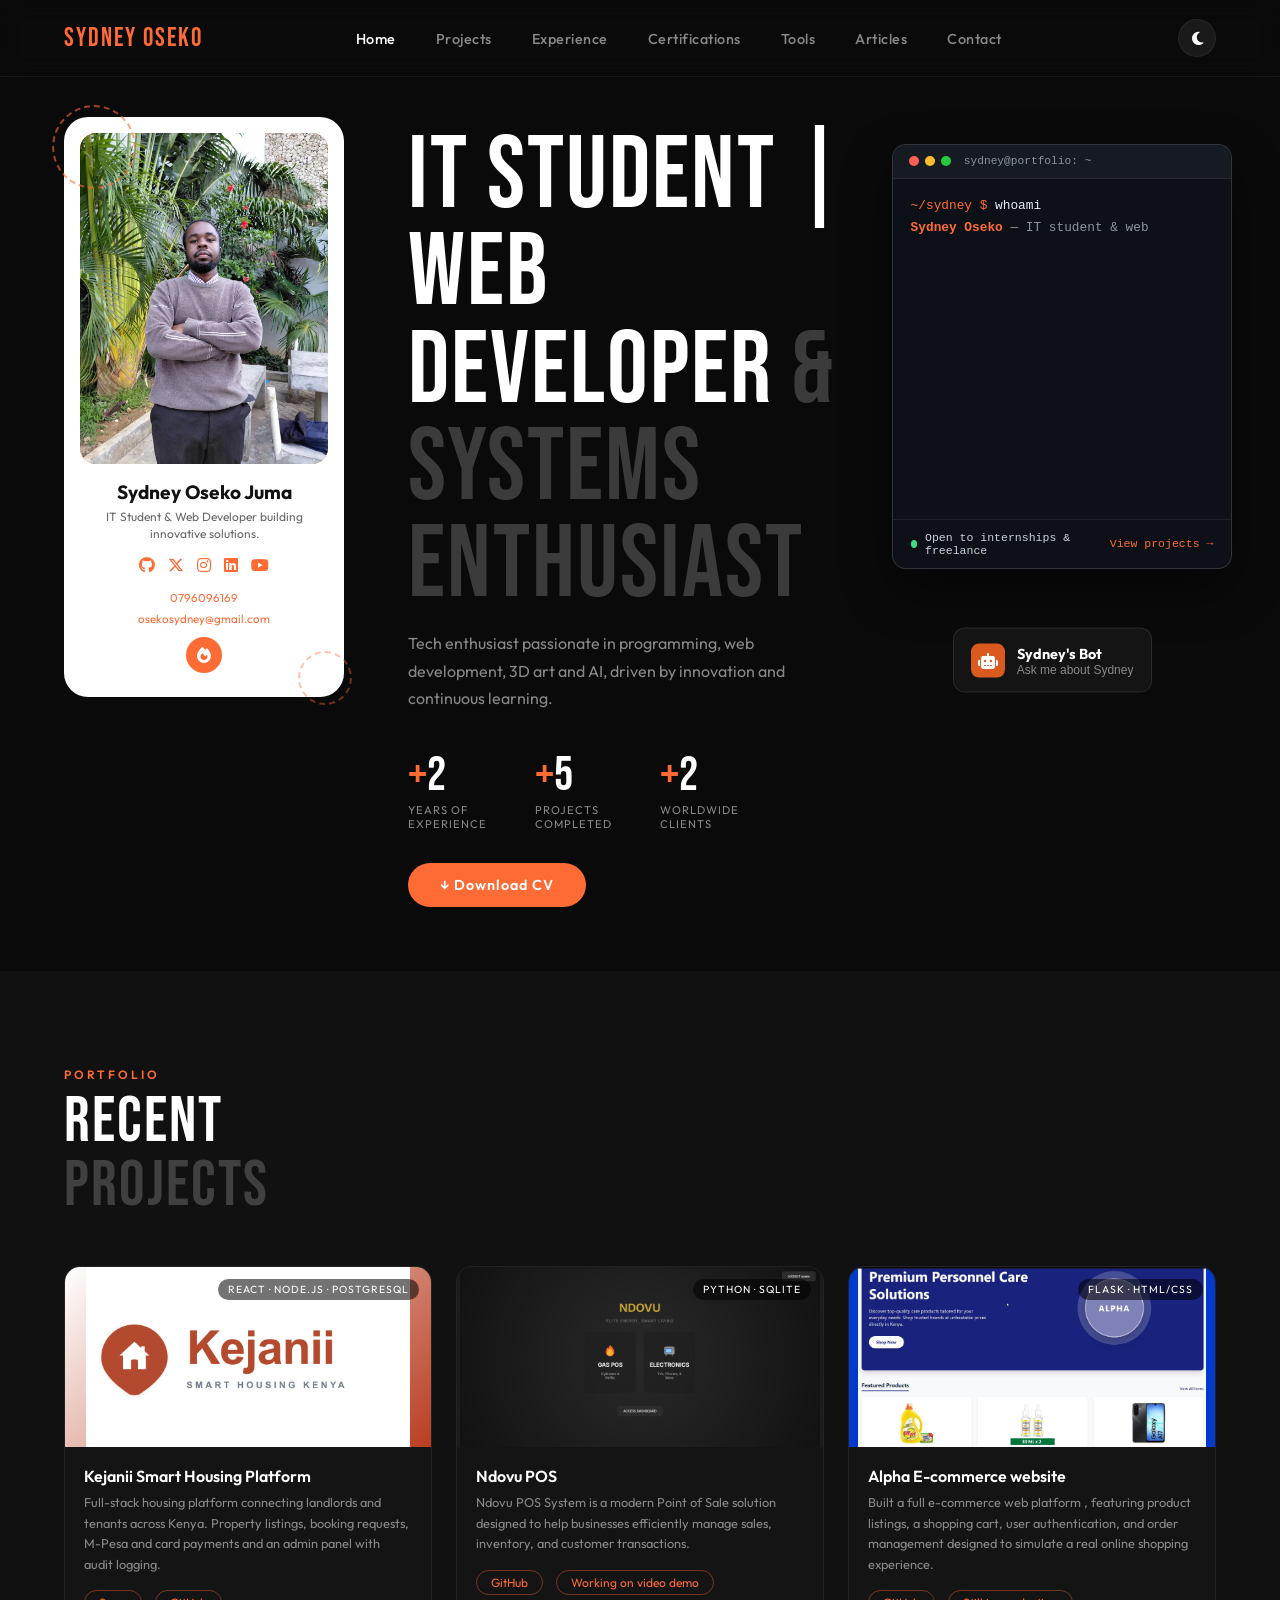
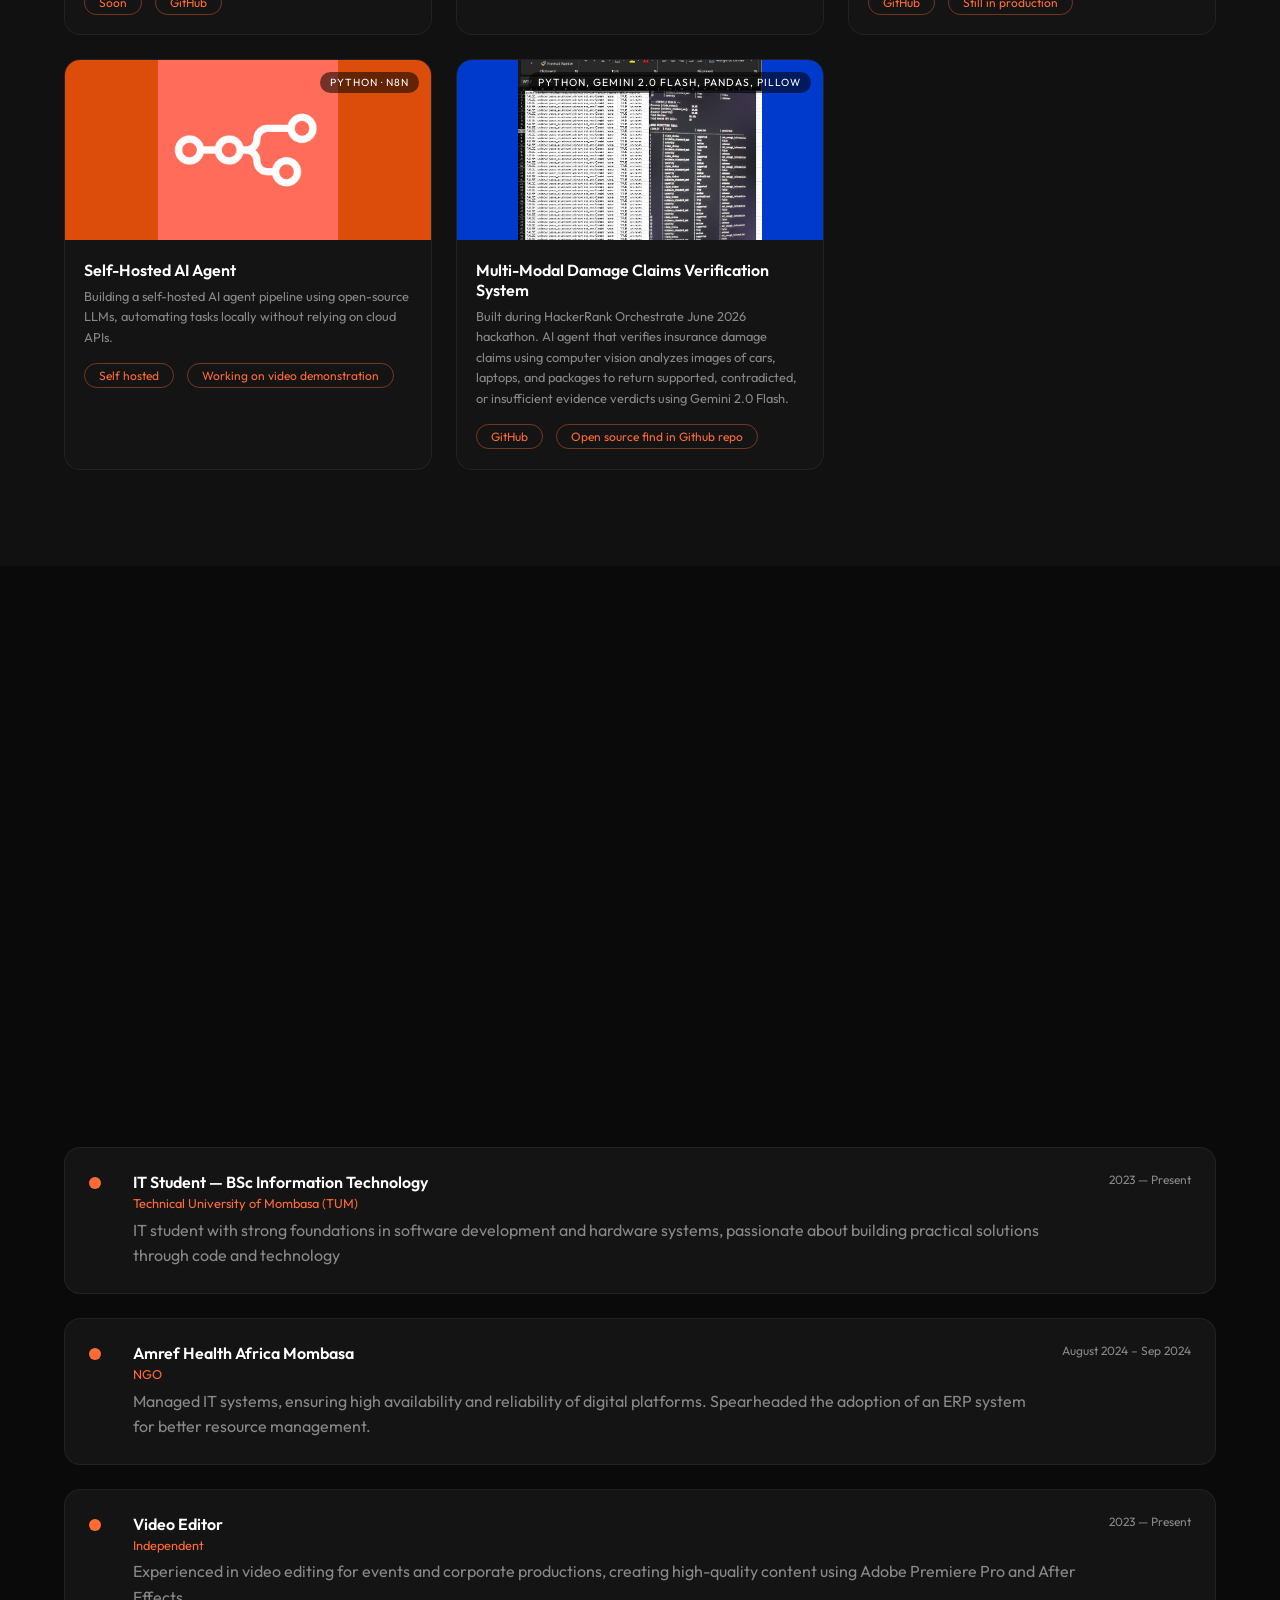
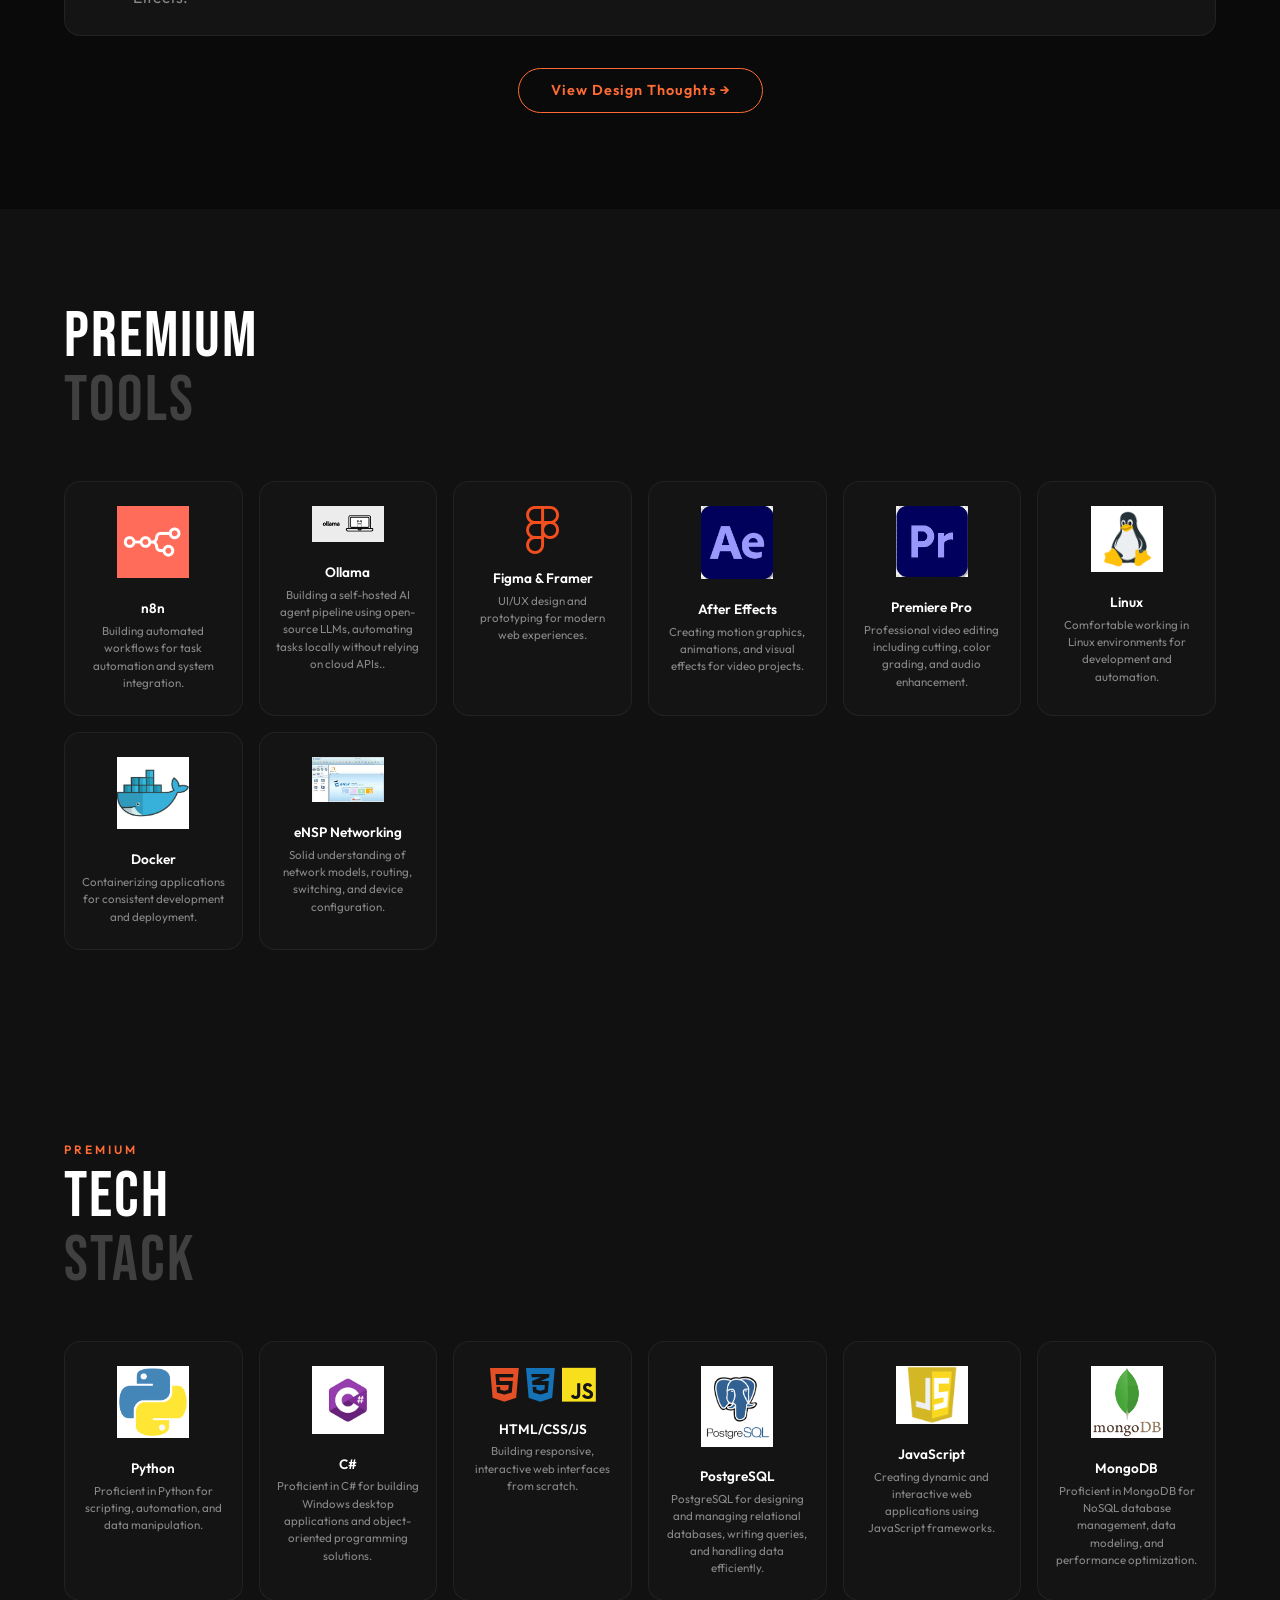
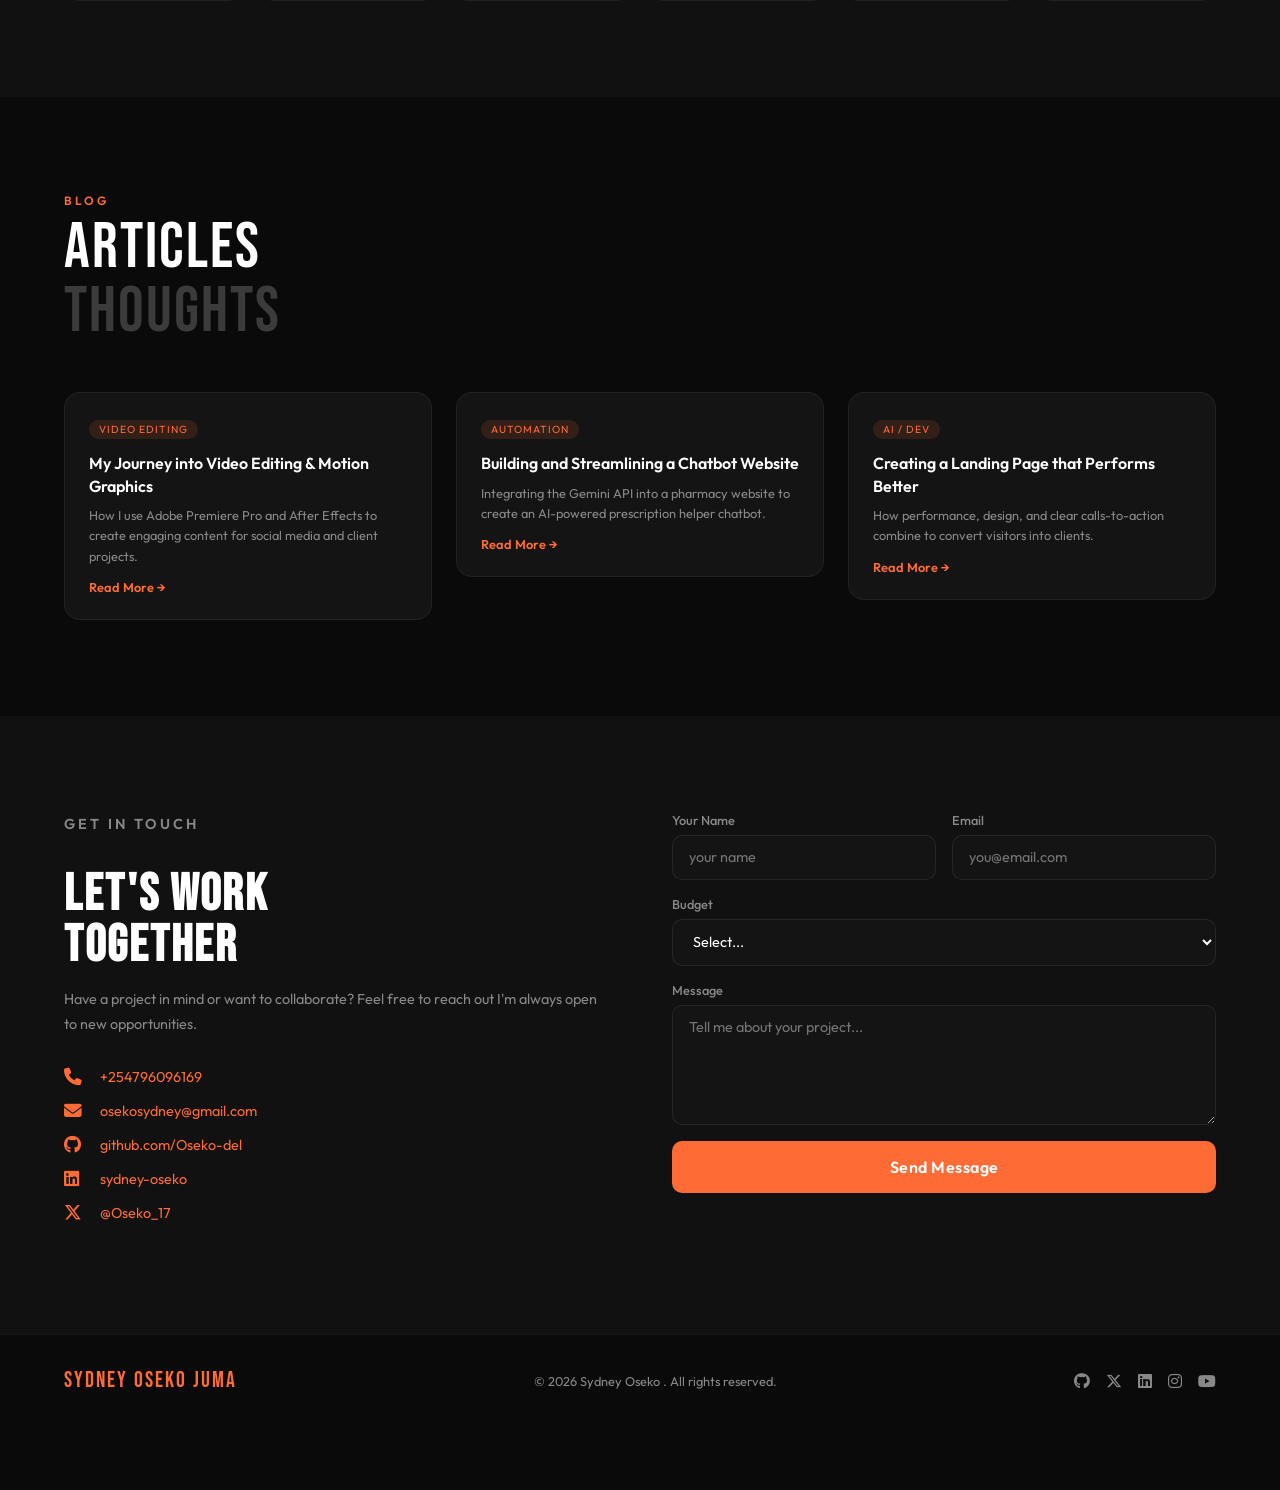
<file: index.html>
<!DOCTYPE html>
<html lang="en">
<head>
  <!-- Google tag (gtag.js) -->
<script async src="https://www.googletagmanager.com/gtag/js?id=G-B8QDLP6CZQ"></script>
<script>
  window.dataLayer = window.dataLayer || [];
  function gtag(){dataLayer.push(arguments);}
  gtag('js', new Date());

  gtag('config', 'G-B8QDLP6CZQ');
</script>
<meta charset="UTF-8">
<script>
  // Apply saved theme before first paint to avoid a flash of the wrong theme
  (function() {
    var saved = localStorage.getItem('theme');
    if (saved === 'light') document.documentElement.setAttribute('data-theme', 'light');
  })();
</script>
<meta name="viewport" content="width=device-width, initial-scale=1.0">
<title>Sydney Oseko Juma | IT Student & Web Developer</title>
<link href="https://fonts.googleapis.com/css2?family=Bebas+Neue&family=Outfit:wght@300;400;500;600;700;900&display=swap" rel="stylesheet">
<link rel="stylesheet" href="https://cdnjs.cloudflare.com/ajax/libs/font-awesome/6.5.0/css/all.min.css">
<link rel="stylesheet" href="style.css">
</head>
<body>

<!-- NAV -->
<nav>
  <a href="#home" class="nav-logo">Sydney Oseko</a>
  <ul class="nav-links">
    <li><a href="#home">Home</a></li>
    <li><a href="#projects">Projects</a></li>
    <li><a href="#experience">Experience</a></li>
    <li><a href="certifications.html">Certifications</a></li>
    <li><a href="#tools">Tools</a></li>
    <li><a href="#thoughts">Articles</a></li>
    <li><a href="#contact">Contact</a></li>
  </ul>
  <button class="theme-toggle" id="themeToggle" onclick="toggleTheme()" title="Toggle light/dark mode" aria-label="Toggle light/dark mode">
    <i class="fas fa-moon"></i>
  </button>
  <div class="hamburger" onclick="openMenu()"><i class="fas fa-bars"></i></div>
</nav>

<!-- MOBILE MENU -->
<div class="mobile-menu" id="mobileMenu">
  <span class="mobile-close" onclick="closeMenu()"><i class="fas fa-times"></i></span>
  <a href="#home" onclick="closeMenu()">Home</a>
  <a href="#projects" onclick="closeMenu()">Projects</a>
  <a href="#experience" onclick="closeMenu()">Experience</a>
  <a href="certifications.html">Certifications</a>
  <a href="#tools" onclick="closeMenu()">Tools</a>
  <a href="#thoughts" onclick="closeMenu()">Articles</a>
  <a href="#contact" onclick="closeMenu()">Contact</a>
</div>

<!-- HERO -->
<section id="home">
  <div class="hero-card">
    <div class="card-photo">
      <!-- were i added my photo -->
      <img src="sydney.webp" alt="Sydney Oseko Juma"
        onerror="this.style.display='none'; this.nextElementSibling.style.display='flex';">
      <div class="card-photo-placeholder" style="display:none;">
        <i class="fas fa-user"></i>
      </div>
    </div>
    <div class="card-info">
      <h3>Sydney Oseko Juma</h3>
      <p>IT Student & Web Developer building innovative solutions.</p>
      <div class="card-socials">
        <a href="https://github.com/Oseko-del" target="_blank" title="GitHub"><i class="fab fa-github"></i></a>
        <a href="https://x.com/Oseko_17" target="_blank" title="Twitter/X"><i class="fab fa-x-twitter"></i></a>
        <a href="https://www.instagram.com/oseko_17?igsh=eHN3bjQ2MDZmbGsz" target="_blank" title="Instagram"><i class="fab fa-instagram"></i></a>
       <a href="https://www.linkedin.com/in/sydney-oseko" target="_blank" title="LinkedIn"><i class="fa-brands fa-linkedin"></i></a>
        <a href="https://youtube.com/@yourusername" target="_blank" title="YouTube"><i class="fab fa-youtube"></i></a>
      </div>
      <div class="card-contact">
        <a href="tel:+254796096169">0796096169</a>
        <a href="mailto:osekosydney@gmail.com">osekosydney@gmail.com</a>
      </div>
      <div class="flame-badge"><i class="fas fa-fire"></i></div>
    </div>
  </div>

  <!-- Syd-Bot docked box: sits in the hero's empty right space -->
  <button class="syd-bot-dock" id="sydBotDock" onclick="sydBotToggle()">
    <i class="fas fa-robot"></i>
    <span>
      <strong>Sydney's Bot</strong>
      <small>Ask me about Sydney</small>
    </span>
  </button>

  <!-- Desktop-only terminal card (hidden on screens narrower than 1280px) -->
  <div class="hero-terminal" id="heroTerminal">
    <div class="term-bar">
      <span class="term-dots"><span></span><span></span><span></span></span>
      <span class="term-title">sydney@portfolio: ~</span>
    </div>
    <div class="term-body" id="termBody">
      <div class="t-line"><span class="t-prompt">~/sydney $ </span><span class="t-cmd">whoami</span></div>
      <div class="t-out"><span class="t-hi">Sydney Oseko</span> — IT student &amp; web developer</div>
      <div class="t-line"><span class="t-prompt">~/sydney $ </span><span class="t-cmd">currently_building</span></div>
      <div class="t-out"><span class="t-hi">Kejanii</span> — smart housing platform for Kenya</div>
      <div class="t-line"><span class="t-prompt">~/sydney $ </span><span class="t-cmd">stack</span></div>
      <div class="t-out">React · Node.js · Python · PostgreSQL · AI agents</div>
      <div class="t-line"><span class="t-prompt">~/sydney $ </span><span class="t-cmd">education</span></div>
      <div class="t-out"><span class="t-hi">BSc Information Technology</span> — TUM</div>
      <div class="t-line"><span class="t-prompt">~/sydney $ </span><span class="t-cmd">also_do</span></div>
      <div class="t-out">Web development · video editing · motion graphics</div>
    </div>
    <div class="term-foot">
      <span class="term-status"><span class="term-live"></span>Open to internships &amp; freelance</span>
      <a class="term-link" href="#projects">View projects →</a>
    </div>
  </div>

  <div class="hero-text">
    <div class="hero-title">
      IT Student |<br>
      Web<br>
      Developer <span class="dim">&</span><br>
      <span class="dim">Systems</span><br>
      <span class="dim">Enthusiast</span>
    </div>
    <p class="hero-subtitle">
      Tech enthusiast passionate in programming, web development, 3D art and AI, driven by innovation and continuous learning.
    </p>
    <div class="hero-stats">
      <div class="stat-item">
        <div class="num"><span>+</span>2</div>
        <div class="label">Years of<br>Experience</div>
      </div>
      <div class="stat-item">
        <div class="num"><span>+</span>5</div>
        <div class="label">Projects<br>Completed</div>
      </div>
      <div class="stat-item">
        <div class="num"><span>+</span>2</div>
        <div class="label">Worldwide<br>Clients</div>
      </div>
    </div>
    <!-- ADDING MY CV -->
<a href="Sydney-oseko-Cv-Resume main.pdf" download style="
  display: inline-block;
  margin-top: 2rem;
  background: var(--orange);
  color: white;
  padding: 0.8rem 2rem;
  border-radius: 30px;
  text-decoration: none;
  font-size: 0.9rem;
  font-weight: 600;
  letter-spacing: 1px;
  transition: background 0.3s, transform 0.3s;
" onmouseover="this.style.background='#d45a25'; this.style.transform='scale(1.05)';"
   onmouseout="this.style.background='#FF6B35'; this.style.transform='scale(1)';">
  ↓ Download CV
</a>
  </div>
</section>


<!-- PROJECTS -->
<section id="projects">
  <div class="reveal">
    <p class="section-label">Portfolio</p>
    <div class="section-title">RECENT<br><span class="dim">PROJECTS</span></div>
  </div>
  <div class="projects-grid reveal">

    <!-- NEW: KEJANII -->
    <div class="project-card">
      <div class="project-thumb">
        <div class="project-thumb-inner kejanii">
          <img src="kerjanii baner.png" style="width:180%; height:180%; object-fit:contain;">
        </div>
        <span class="tag">React · Node.js · PostgreSQL</span>
      </div>
      <div class="project-info">
        <h3>Kejanii Smart Housing Platform</h3>
        <p>Full-stack housing platform connecting landlords and tenants across Kenya. Property listings, booking requests, M-Pesa and card payments and an admin panel with audit logging.</p>
        <div class="project-links">
          <!-- PUT YOUR KEJANII LIVE LINK IN THE href BELOW -->
          <a href="#" target="_blank" rel="noopener">Soon</a>
          <!-- PUT YOUR KEJANII GITHUB REPO IN THE href BELOW -->
           <a href="https://github.com/Oseko-del/Kejanii-showcase-real-work-in-private-repo-" target="_blank">GitHub </a>
        </div>
      </div>
    </div>

    <div class="project-card">
      <div class="project-thumb">
        <div class="project-thumb-inner orange">
          <img src="ndovu.png" style="width:100%; height:100%; object-fit:contain;">
        </div>
        <span class="tag">Python · SQLite</span>
      </div>
      <div class="project-info">
        <h3>Ndovu POS</h3>
        <p>Ndovu POS System is a modern Point of Sale solution designed to help businesses efficiently manage sales, inventory, and customer transactions. </p>
        <div class="project-links">
          <a href="https://github.com/Oseko-del" target="_blank">GitHub </a>
          <a href="https://sydneyoseko.netlify.app" target="_blank"> Working on video demo</a>
          
        </div>
      </div>
    </div>
    <div class="project-card">
      <div class="project-thumb">
        <div class="project-thumb-inner green">
          <img src="Screenshot 2026-06-04 195622.png" style="width:100%; height:100%; object-fit:contain;">
        </div>
        <span class="tag">Flask · HTML/CSS</span>
      </div>
      <div class="project-info">
        <h3>Alpha E-commerce website</h3>
        <p>Built a full e-commerce web platform  , featuring product listings, a shopping cart, user authentication, and order management designed to simulate a real online shopping experience.</p>
        <div class="project-links">
          <a href="https://github.com/Oseko-del" target="_blank">GitHub</a>
          <a href="#">Still in production</a>
        </div>
      </div>
    </div>
    <div class="project-card">
      <div class="project-thumb">
        <div class="project-thumb-inner blue">
          <img src="Brand_n8n_v2-1.png" style="width:100%; height:100%; object-fit:contain;">
        </div>
        <span class="tag">Python · n8n</span>
      </div>
      <div class="project-info">
        <h3>Self-Hosted AI Agent</h3>
        <p>Building a self-hosted AI agent pipeline using open-source LLMs, automating tasks locally without relying on cloud APIs.</p>
        <div class="project-links">
          <a  target="_blank">Self hosted</a>
          <a href="#">Working on video demonstration</a>
        </div>
      </div>
    </div>
  
    <div class="project-card">
      <div class="project-thumb">
        <div class="project-thumb-inner green">
          <img src="HACHER RANK.jpeg" style="width:200%; height:150%; object-fit:contain;">
        </div>
        <span class="tag">Python, Gemini 2.0 Flash, Pandas, Pillow</span>
      </div>
      <div class="project-info">
        <h3>Multi-Modal Damage Claims Verification System</h3>
        <p>Built during HackerRank Orchestrate June 2026 hackathon. AI agent that verifies insurance damage claims using computer vision  analyzes images of cars, laptops, and packages to return supported, contradicted, or insufficient evidence verdicts using Gemini 2.0 Flash.</p>
        <div class="project-links">
          <a href="https://github.com/Oseko-del/damage-claims-verification" target="_blank">GitHub</a>
          <a href="https://github.com/Oseko-del/damage-claims-verification">Open source find in Github repo</a>
        </div>
      </div>
    </div>
  </div>
</section>

<!-- EXPERIENCE -->
<section id="experience">
  <div class="reveal">
    <p class="section-label">Background</p>
    <div class="exp-big">
      2 YEARS<br>
      <span class="dim">OF</span><br>
      <span class="dim">EXPERIENCE</span>
    </div>
  </div>
  <div class="exp-list reveal">
    <div class="exp-item">
      <div class="exp-dot"></div>
      <div class="exp-content">
        <h3>IT Student — BSc Information Technology</h3>
        <div class="company">Technical University of Mombasa (TUM)</div>
        <p> IT student with strong foundations in software development and hardware systems, passionate about building practical solutions through code and technology</p>
      </div>
      <div class="exp-date">2023 — Present</div>
    </div>
    <div class="exp-item">
      <div class="exp-dot"></div>
      <div class="exp-content">
        <h3>Amref Health Africa Mombasa</h3>
        <div class="company">NGO</div>
        <p>Managed IT systems, ensuring high availability and reliability of digital platforms. Spearheaded the adoption of an ERP system for better resource management.</p>
      </div>
      <div class="exp-date">August 2024 – Sep 2024</div>
    </div>
    <div class="exp-item">
      <div class="exp-dot"></div>
      <div class="exp-content">
        <h3> Video Editor</h3>
        <div class="company">Independent</div>
        <p>Experienced in video editing for events and corporate productions, creating high-quality content using Adobe Premiere Pro and After Effects.</p>
      </div>
      <div class="exp-date">2023 — Present</div>
    </div>
  </div>

  <!-- adding a  view design thought-->
<div style="text-align: center; margin-top: 2rem;">
  <a href="#thoughts" style="
    display: inline-block;
    border: 1px solid var(--orange);
    color: var(--orange);
    padding: 0.8rem 2rem;
    border-radius: 30px;
    text-decoration: none;
    font-size: 0.9rem;
    font-weight: 600;
    letter-spacing: 1px;
    transition: background 0.3s, color 0.3s;
  " onmouseover="this.style.background='#FF6B35'; this.style.color='white';"
     onmouseout="this.style.background='transparent'; this.style.color='#FF6B35';">
    View Design Thoughts →
  </a>
</div>
</section>

<!-- TOOLS -->
<section id="tools">
  <div class="reveal">
   
    <div class="section-title">PREMIUM<br><span class="dim">TOOLS</span></div>
  </div>
  <div class="tools-grid reveal">
    
    <div class="tool-card green">
      <span class="tool-icon">
        <img src="Brand_n8n_v2-1.png" style="width:50%; height:500%; object-fit:contain;">
      </span>
      <h4>n8n</h4>
      <p>Building automated workflows for task automation and system integration.</p>
    </div>

    <div class="tool-card green">
      <span class="tool-icon">
        <img src="Ollama-Logo-Image.jpg" style="width:50%; height:500%; object-fit:contain;">
      </span>
      <h4>Ollama</h4>
      <p>Building a self-hosted AI agent pipeline using open-source LLMs, automating tasks locally without relying on cloud APIs..</p>
    </div>
    
    <div class="tool-card green">
      <span class="tool-icon">
        <i class="fa-brands fa-figma" style="color:#F24E1E; font-size:3rem;"></i>
      </span>
      <h4>Figma & Framer</h4>
      <p>UI/UX design and prototyping for modern web experiences.</p>
    </div>
    <div class="tool-card orange">
      <span class="tool-icon">
        <img src="adobe-after-effect-logo-icon-free-vector.jpg" style="width:50%; height:50%; object-fit:contain;">
      </span>
      <h4>After Effects</h4>
      <p>Creating motion graphics, animations, and visual effects for video projects.</p>
    </div>
    <div class="tool-card green">
      <span class="tool-icon">
        <img src="adobe-premier-pro-logo-icon-free-vector.jpg" style="width:50%; height:50%; object-fit:contain;">
      </span>
      <h4>Premiere Pro</h4>
      <p>Professional video editing including cutting, color grading, and audio enhancement.</p>
    </div>
    <div class="tool-card orange">
      <span class="tool-icon">
        <img src="linux.png" style="width:50%; height:50%; object-fit:contain;">
      </span>
      <h4>Linux</h4>
      <p>Comfortable working in Linux environments for development and automation.</p>
    </div>
    <div class="tool-card green">
      <span class="tool-icon">
        <img src="docker.jpg" style="width:50%; height:50%; object-fit:contain;">
      </span>
      <h4>Docker</h4>
      <p>Containerizing applications for consistent development and deployment.</p>
    </div>
    <div class="tool-card orange">
      <span class="tool-icon">
        <img src="images.jpg" style="width:50%; height:50%; object-fit:contain;">
      </span>
      <h4>eNSP Networking</h4>
      <p>Solid understanding of network models, routing, switching, and device configuration.</p>
    </div>
  </div>
</section>


<!--  tech stack -->
<section id="tech-stack">
  <div class="reveal">
    <p class="section-label">PREMIUM</p>
    <div class="section-title">TECH<br><span class="dim">stack</span></div>
  </div>
  <div class="tools-grid reveal">
    <div class="tool-card orange">
      <span class="tool-icon">
        <img src="download.png" style="width:50%; height:50%; object-fit:contain;">
      </span>
      <h4>Python</h4>
      <p>Proficient in Python for scripting, automation, and data manipulation.</p>
    </div>
    <div class="tool-card green">
      <span class="tool-icon">
        <img src="c sharp.png" style="width:50%; height:500%; object-fit:contain;">
      </span>
      <h4>C#</h4>
      <p>Proficient in C# for building Windows desktop applications and object-oriented programming solutions.</p>
    </div>
    <div class="tool-card orange">
      <span class="tool-icon">
        <i class="fa-brands fa-html5" style="color:#E34F26; font-size:2.4rem;"></i>
        <i class="fa-brands fa-css3-alt" style="color:#1572B6; font-size:2.4rem;"></i>
        <i class="fa-brands fa-js" style="color:#F7DF1E; font-size:2.4rem;"></i>
      </span>
      <h4>HTML/CSS/JS</h4>
      <p>Building responsive, interactive web interfaces from scratch.</p>
    </div>
    <div class="tool-card green">
      <span class="tool-icon">
        <img src="images (1).png" style="width:50%; height:500%; object-fit:contain;">
      </span>
      <h4>PostgreSQL</h4>
      <p> PostgreSQL for designing and managing relational databases, writing  queries, and handling data efficiently.</p>
    </div>
    <div class="tool-card orange">
      <span class="tool-icon">
        <img src="javascript.png" style="width:50%; height:50%; object-fit:contain;">
      </span>
      <h4>JavaScript</h4>
      <p>Creating dynamic and interactive web applications using JavaScript frameworks.</p>
    </div>
   
    
    <div class="tool-card green">
      <span class="tool-icon">
        <img src="mongo icon.png" style="width:50%; height:50%; object-fit:contain;">
      </span>
      <h4>MongoDB</h4>  
      <p>Proficient in MongoDB for NoSQL database management, data modeling, and performance optimization.</p>
    </div>
   
  </div>
</section>

<!-- THOUGHTS -->

<section id="thoughts">
  <div class="reveal">
    <p class="section-label">Blog</p>
    <div class="section-title">Articles<br><span class="dim">THOUGHTS</span></div>
  </div>
  <div class="thoughts-grid reveal">
    <a href="blog-video-editing.html" style="text-decoration:none; color:inherit;">
      <div class="thought-card">
        <span class="thought-tag">Video Editing</span>
        <h3>My Journey into Video Editing & Motion Graphics</h3>
        <p>How I use Adobe Premiere Pro and After Effects to create engaging content for social media and client projects.</p>
      <span style="color:var(--orange); font-size:0.8rem; font-weight:600; margin-top:0.8rem; display:block;">Read More →</span>
      
      </div>
    </a>

    <a href="blog-chatbot.html" style="text-decoration:none; color:inherit;">
      <div class="thought-card">
        <span class="thought-tag">Automation</span>
        <h3>Building and Streamlining a Chatbot Website</h3>
        <p>Integrating the Gemini API into a pharmacy website to create an AI-powered prescription helper chatbot.</p>
      <span style="color:var(--orange); font-size:0.8rem; font-weight:600; margin-top:0.8rem; display:block;">Read More →</span>
      </div>
      
    </a>

    <a href="blog-landing-page.html" style="text-decoration:none; color:inherit;">
      <div class="thought-card">
        <span class="thought-tag">AI / Dev</span>
        <h3>Creating a Landing Page that Performs Better</h3>
        <p>How performance, design, and clear calls-to-action combine to convert visitors into clients.</p>
      <span style="color:var(--orange); font-size:0.8rem; font-weight:600; margin-top:0.8rem; display:block;">Read More →</span>
      </div>
    </a>
  </div>
</section>


<!-- CONTACT -->
<section id="contact">
  <div class="contact-wrap">
    <div class="contact-info reveal">
      <p class="section-label">Get in Touch</p>
      <h2>LET'S WORK<br>TOGETHER</h2>
      <p>Have a project in mind or want to collaborate? Feel free to reach out  I'm always open to new opportunities.</p>
      <div class="contact-detail">
        <i class="fas fa-phone"></i>
        <a href="tel:+254796096169">+254796096169</a>
      </div>
      <div class="contact-detail">
        <i class="fas fa-envelope"></i>
        <a href="mailto:osekosydney@gmail.com">osekosydney@gmail.com</a>
      </div>
      <div class="contact-detail">
        <i class="fab fa-github"></i>
        <a href="https://github.com/Oseko-del" target="_blank">github.com/Oseko-del</a>
      </div>
      <div class="contact-detail">
        <i class="fab fa-linkedin"></i>
        <a href="https://linkedin.com/in/sydney-oseko" target="_blank">sydney-oseko</a>
      </div>
     
      <div class="contact-detail">
        <i class="fab fa-x-twitter"></i>
        <a href="https://x.com/Oseko_17" target="_blank">@Oseko_17</a>
      </div>
    </div>
    <div class="reveal">
      <!-- formspree connection-->
      <form class="contact-form" id="contactForm" action="https://formspree.io/f/meewenva" method="POST">
        <div class="form-row">
          <div class="form-group">
            <label>Your Name</label>
            <input type="text" name="name" placeholder="your name" required>
          </div>
          <div class="form-group">
            <label>Email</label>
            <input type="email" name="email" placeholder="you@email.com" required>
          </div>
        </div>
        <div class="form-group">
          <label>Budget</label>
          <select name="budget">
            <option value="">Select...</option>
            <option>Under $500</option>
            <option>$500 - $1,000</option>
            <option>$1,000 - $5,000</option>
            <option>$5,000+</option>
          </select>
        </div>
        <div class="form-group">
          <label>Message</label>
          <textarea name="message" placeholder="Tell me about your project..." required></textarea>
        </div>
        <button type="submit" class="btn-submit">Send Message</button>
        <div class="form-success" id="formSuccess">
           Message sent! I'll get back to you soon.
        </div>
      </form>
    </div>
  </div>
</section>

<!-- FOOTER -->
<footer>
  <div class="logo">Sydney Oseko juma</div>
  <p>© 2026 Sydney Oseko . All rights reserved.</p>
  <div class="foot-socials">
    <a href="https://github.com/Oseko-del" target="_blank"><i class="fab fa-github"></i></a>
    <a href="https://x.com/Oseko_17" target="_blank"><i class="fab fa-x-twitter"></i></a>
    <a href="https://www.linkedin.com/in/sydney-oseko" target="_blank" title="LinkedIn"><i class="fa-brands fa-linkedin"></i></a>
    <a href="https://www.instagram.com/oseko_17?igsh=eHN3bjQ2MDZmbGsz" target="_blank"><i class="fab fa-instagram"></i></a>
    <a href="https://youtube.com/@yourusername" target="_blank"><i class="fab fa-youtube"></i></a>
  </div>
</footer>

<script src="script.js"></script>

<!-- SYD-BOT: chat widget that only knows about Sydney -->
<div class="syd-bot" id="sydBot">
  <div class="syd-bot-panel" id="sydBotPanel">
    <div class="syd-bot-header">
      <span><i class="fas fa-robot"></i> Sydney's Bot</span>
      <button class="syd-bot-close" onclick="sydBotToggle()"><i class="fas fa-times"></i></button>
    </div>
    <div class="syd-bot-log" id="sydBotLog"></div>
    <div class="syd-bot-input-row">
      <input type="text" id="sydBotInput" placeholder="Ask about Sydney..." autocomplete="off">
      <button onclick="sydBotSend()"><i class="fas fa-paper-plane"></i></button>
    </div>
  </div>

  <!-- Closed state after scrolling: small pill -->
  <button class="syd-bot-pill" id="sydBotPill" onclick="sydBotToggle()">
    <i class="fas fa-robot"></i> Chat with me
  </button>
</div>
<script src="bot.js"></script>

<!-- BACK TO TOP -->
<button id="backToTop" onclick="window.scrollTo({top:0, behavior:'smooth'})" style="
  position: fixed;
  bottom: 2rem;
  left: 50%;
  transform: translateX(-50%);
  width: 40px;
  height: 40px;
  background: var(--orange);
  color: white;
  border: none;
  border-radius: 50%;
  font-size: 1.2rem;
  cursor: pointer;
  display: none;
  align-items: center;
  justify-content: center;
  z-index: 999;
  opacity: 0.5;
  transition: transform 0.2s, opacity 0.2s;
" onmouseover="this.style.opacity='1'"
   onmouseout="this.style.opacity='0.5'">
  ↑
</button>

<!-- HERO TERMINAL: typing animation (desktop only; the card is hidden on small screens) -->
<script>
(function () {
  var card = document.getElementById('heroTerminal');
  var body = document.getElementById('termBody');
  if (!card || !body) return;
  if (card.offsetParent === null) return;                        // hidden on small screens, skip
  if (window.matchMedia('(prefers-reduced-motion: reduce)').matches) return; // keep the finished text

  var lines = [
    { cmd: 'whoami',             hi: 'Sydney Oseko', rest: ' — IT student & web developer' },
    { cmd: 'currently_building', hi: 'Kejanii',      rest: ' — smart housing platform for Kenya' },
    { cmd: 'stack',              hi: '',             rest: 'React · Node.js · Python · PostgreSQL · AI agents' },
    { cmd: 'education',          hi: 'BSc Information Technology', rest: ' — TUM' },
    { cmd: 'also_do',            hi: '',             rest: 'Web development · video editing · motion graphics' }
  ];

  function sleep(ms) { return new Promise(function (r) { setTimeout(r, ms); }); }
  async function typeInto(el, text, speed) {
    for (var i = 0; i < text.length; i++) { el.textContent += text.charAt(i); await sleep(speed); }
  }
  function makePrompt() {
    var row = document.createElement('div'); row.className = 't-line';
    var pr = document.createElement('span'); pr.className = 't-prompt'; pr.textContent = '~/sydney $ ';
    var cmd = document.createElement('span'); cmd.className = 't-cmd';
    var cur = document.createElement('span'); cur.className = 't-cursor';
    row.appendChild(pr); row.appendChild(cmd); row.appendChild(cur);
    body.appendChild(row);
    return { cmd: cmd, cur: cur };
  }

  async function run() {
    body.innerHTML = '';
    await sleep(1100);                                           // wait for the card to fade in
    for (var i = 0; i < lines.length; i++) {
      var p = makePrompt();
      await typeInto(p.cmd, lines[i].cmd, 45);
      await sleep(280);
      p.cur.remove();
      var out = document.createElement('div'); out.className = 't-out';
      var hi = document.createElement('span'); hi.className = 't-hi';
      var rest = document.createElement('span');
      out.appendChild(hi); out.appendChild(rest); body.appendChild(out);
      await typeInto(hi, lines[i].hi, 18);
      await typeInto(rest, lines[i].rest, 12);
      await sleep(350);
    }
    makePrompt();                                                // final blinking cursor
  }
  run();
})();
</script>
</body>
</html>
</file>
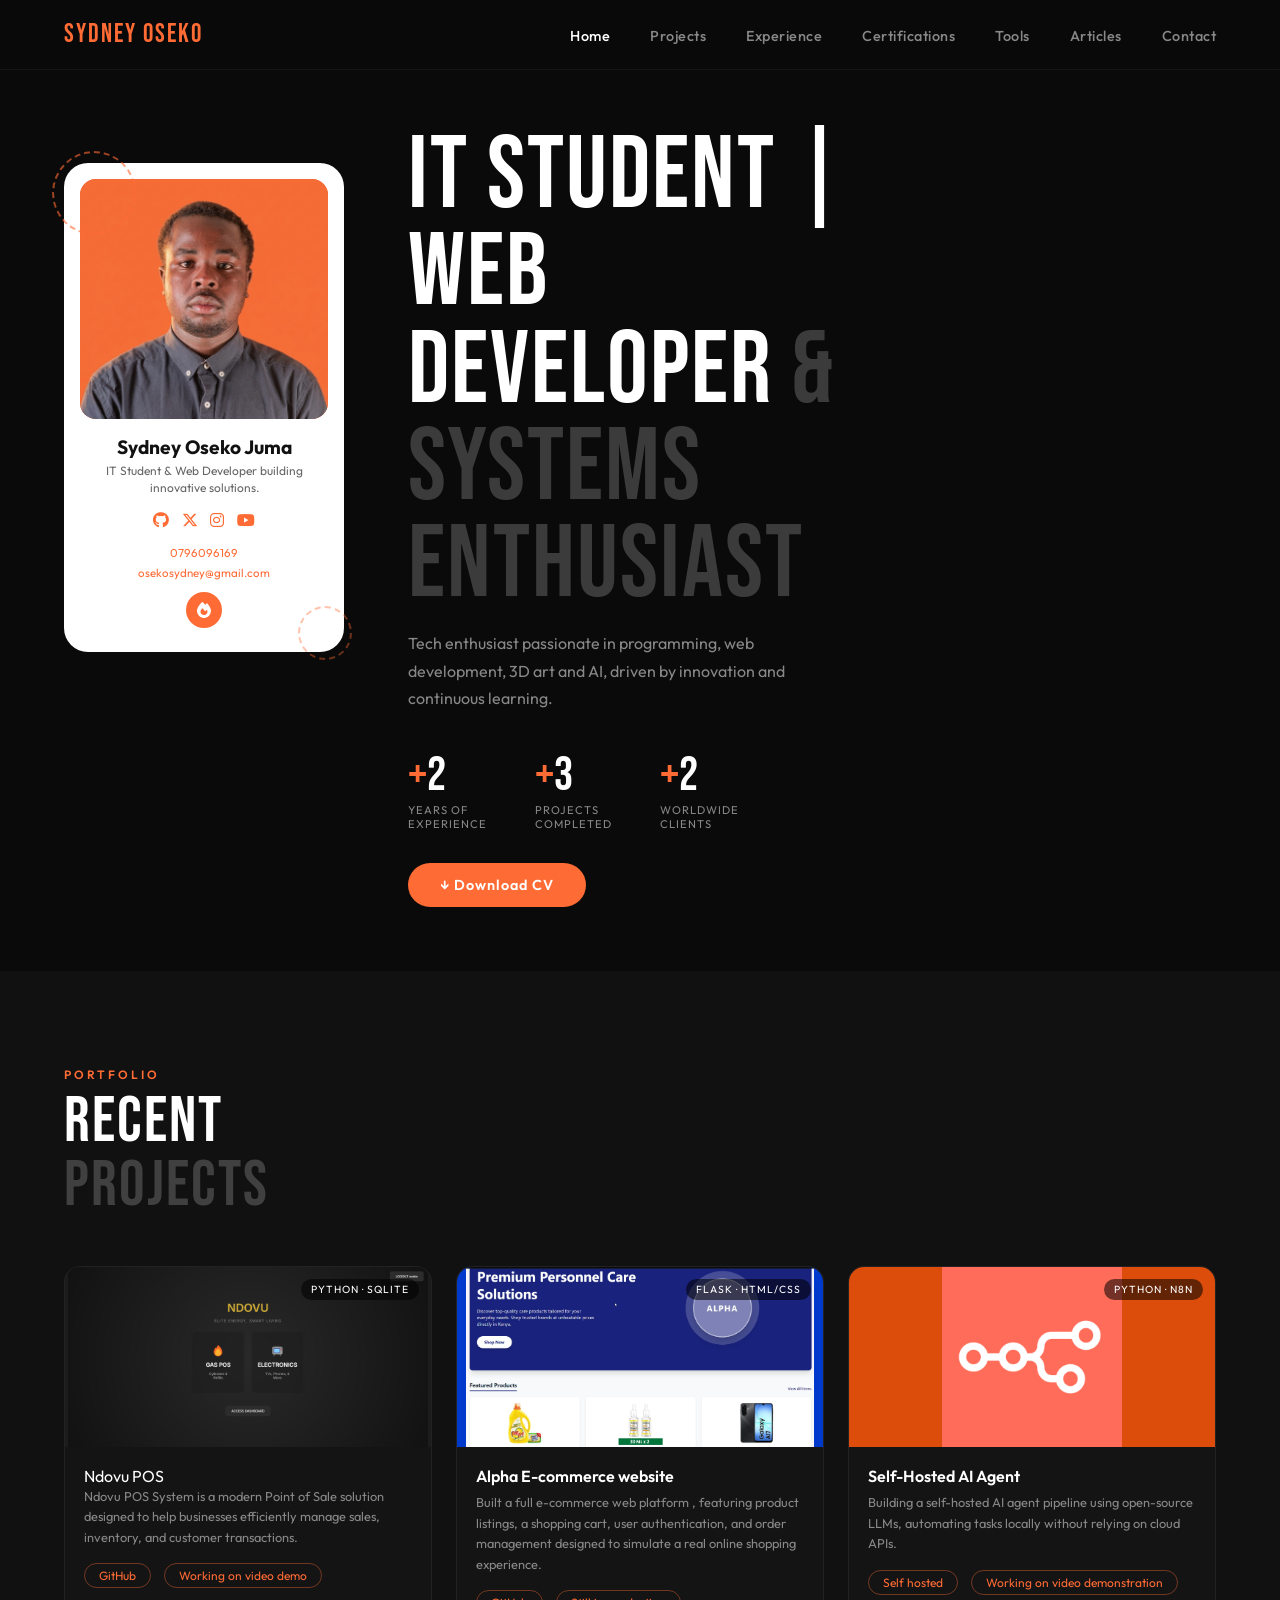
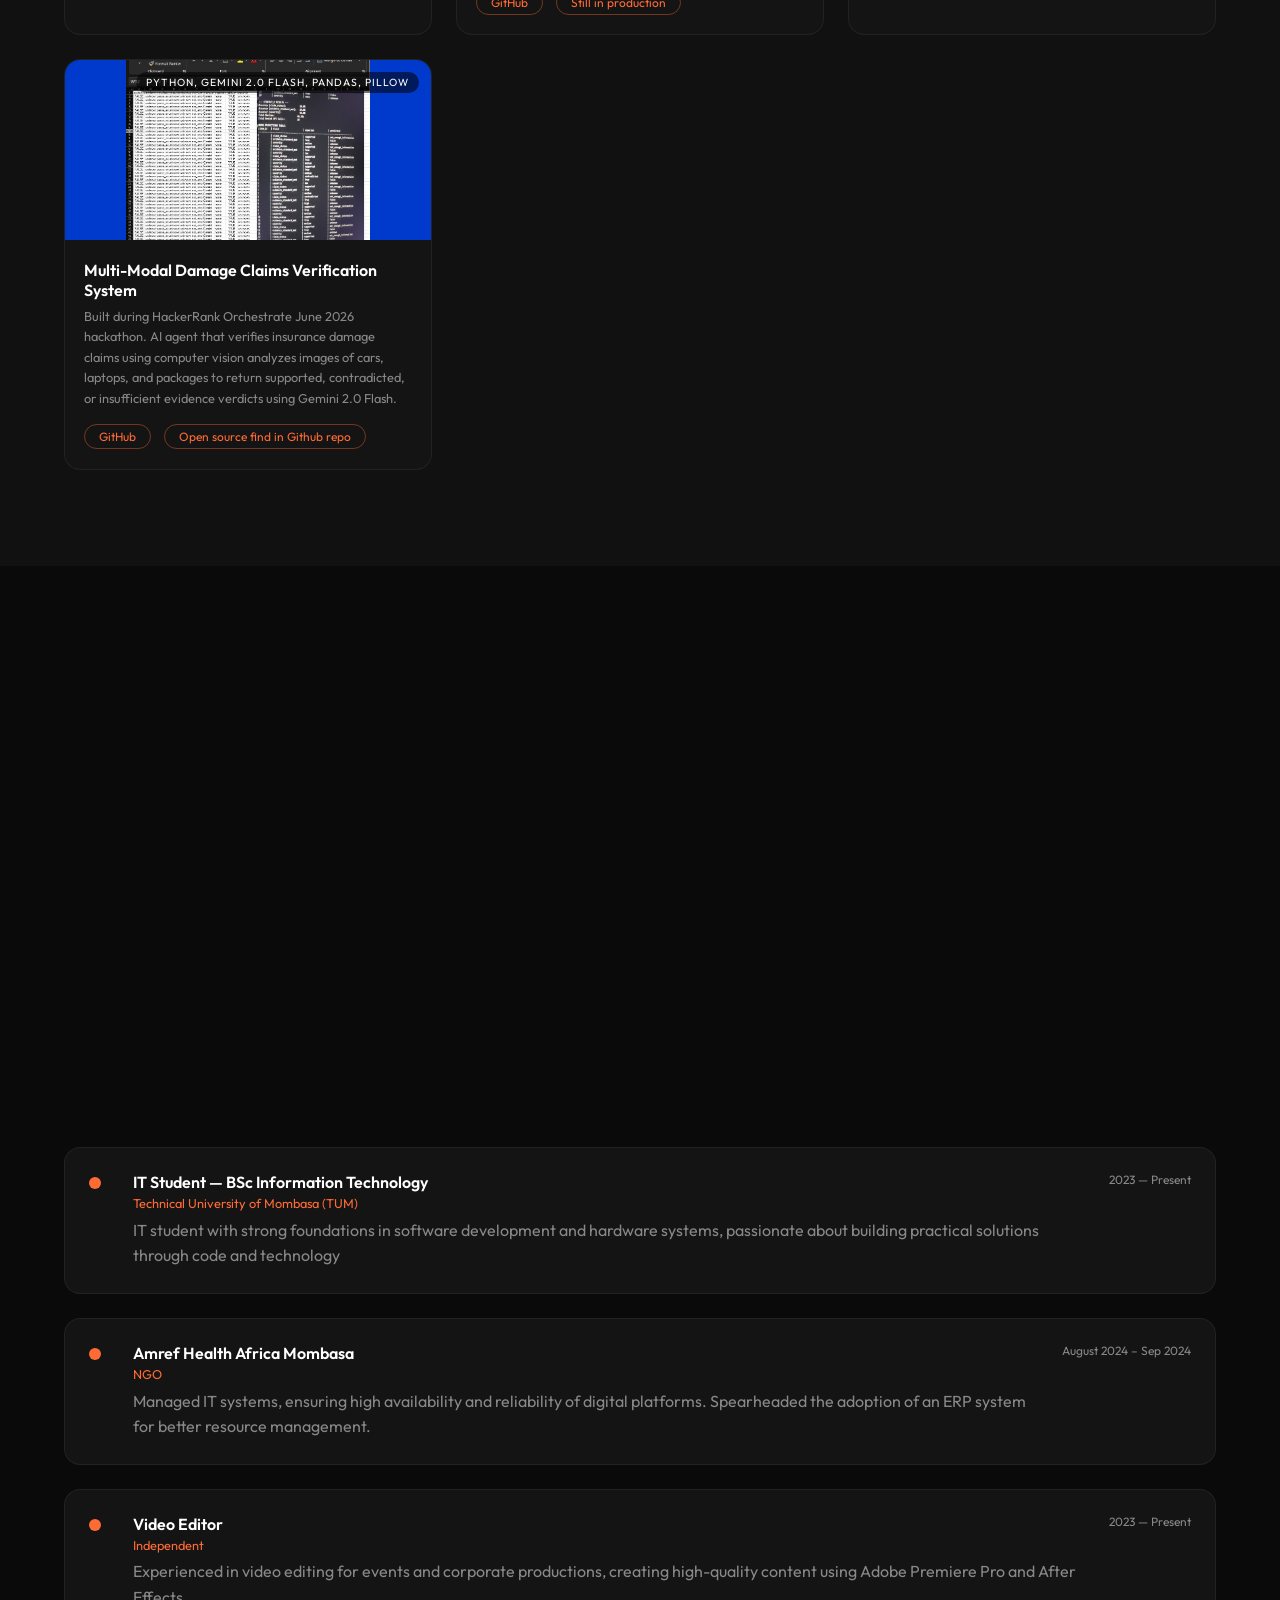
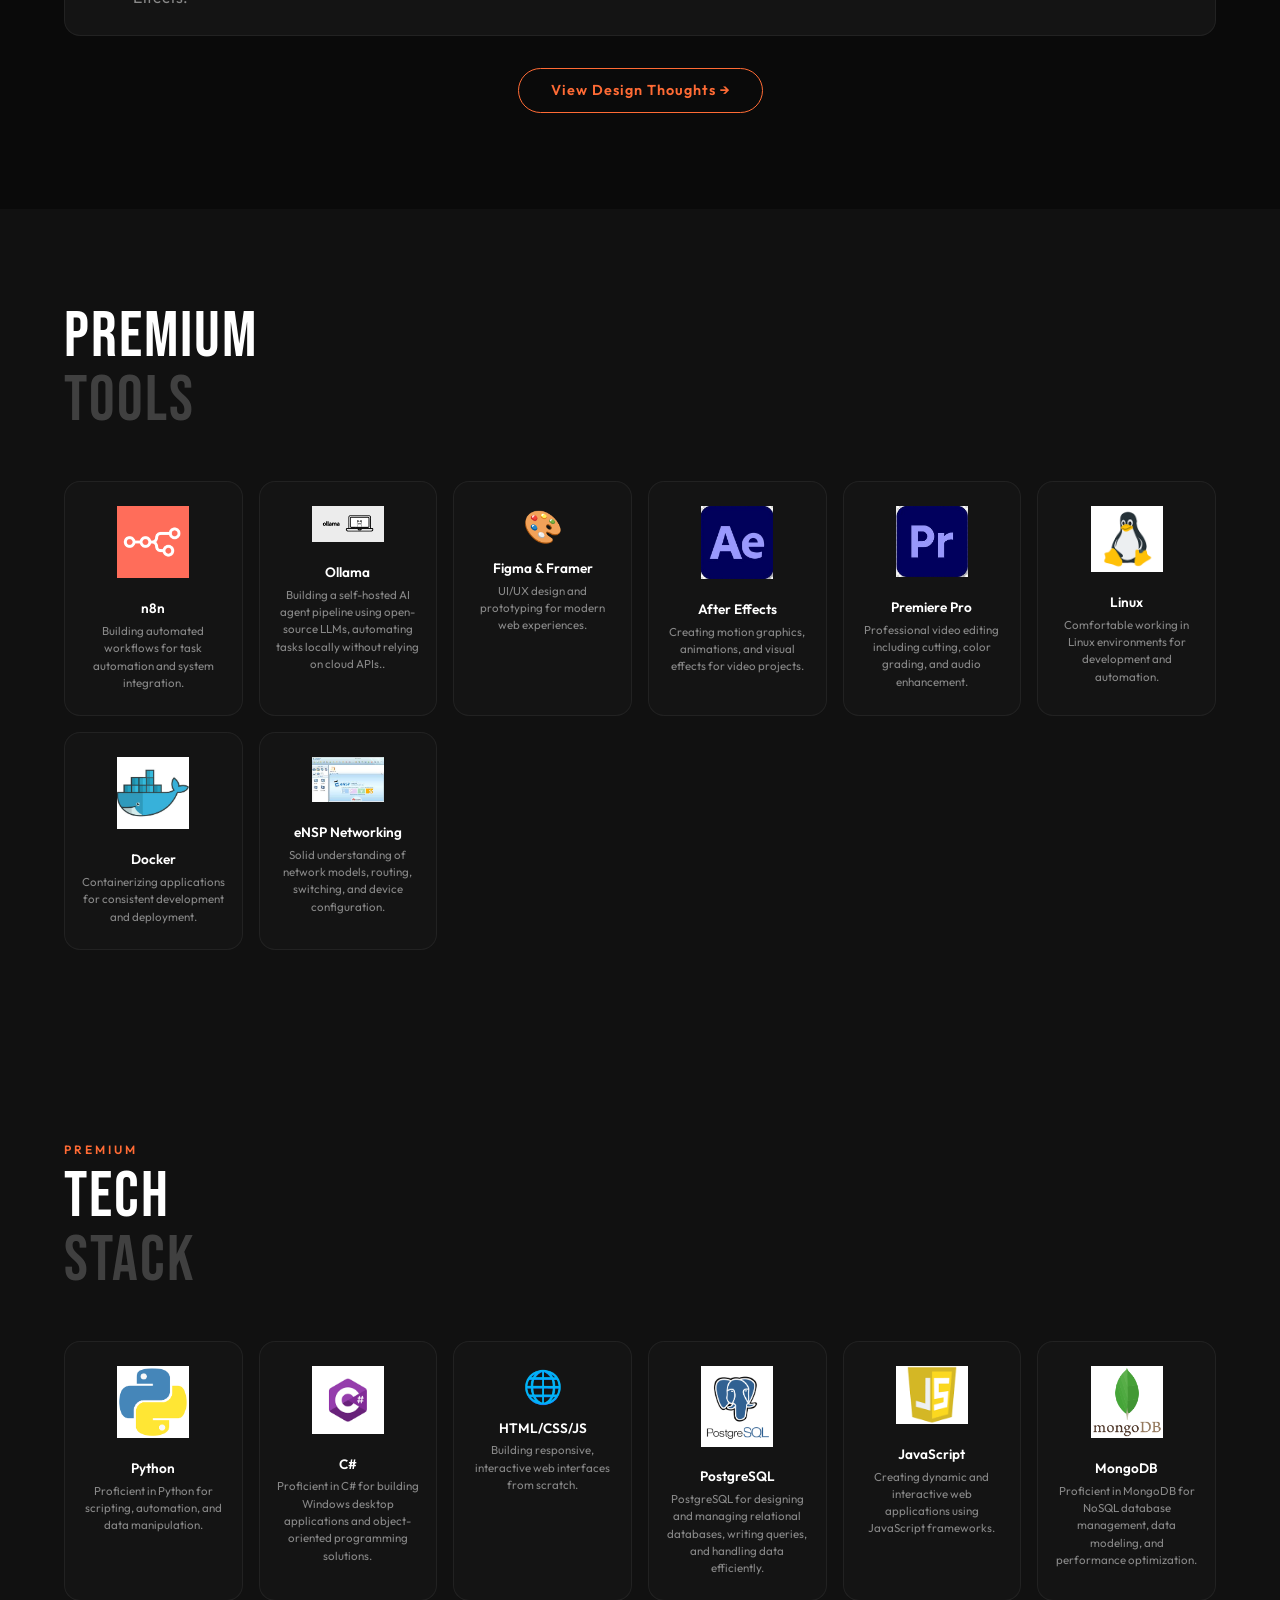
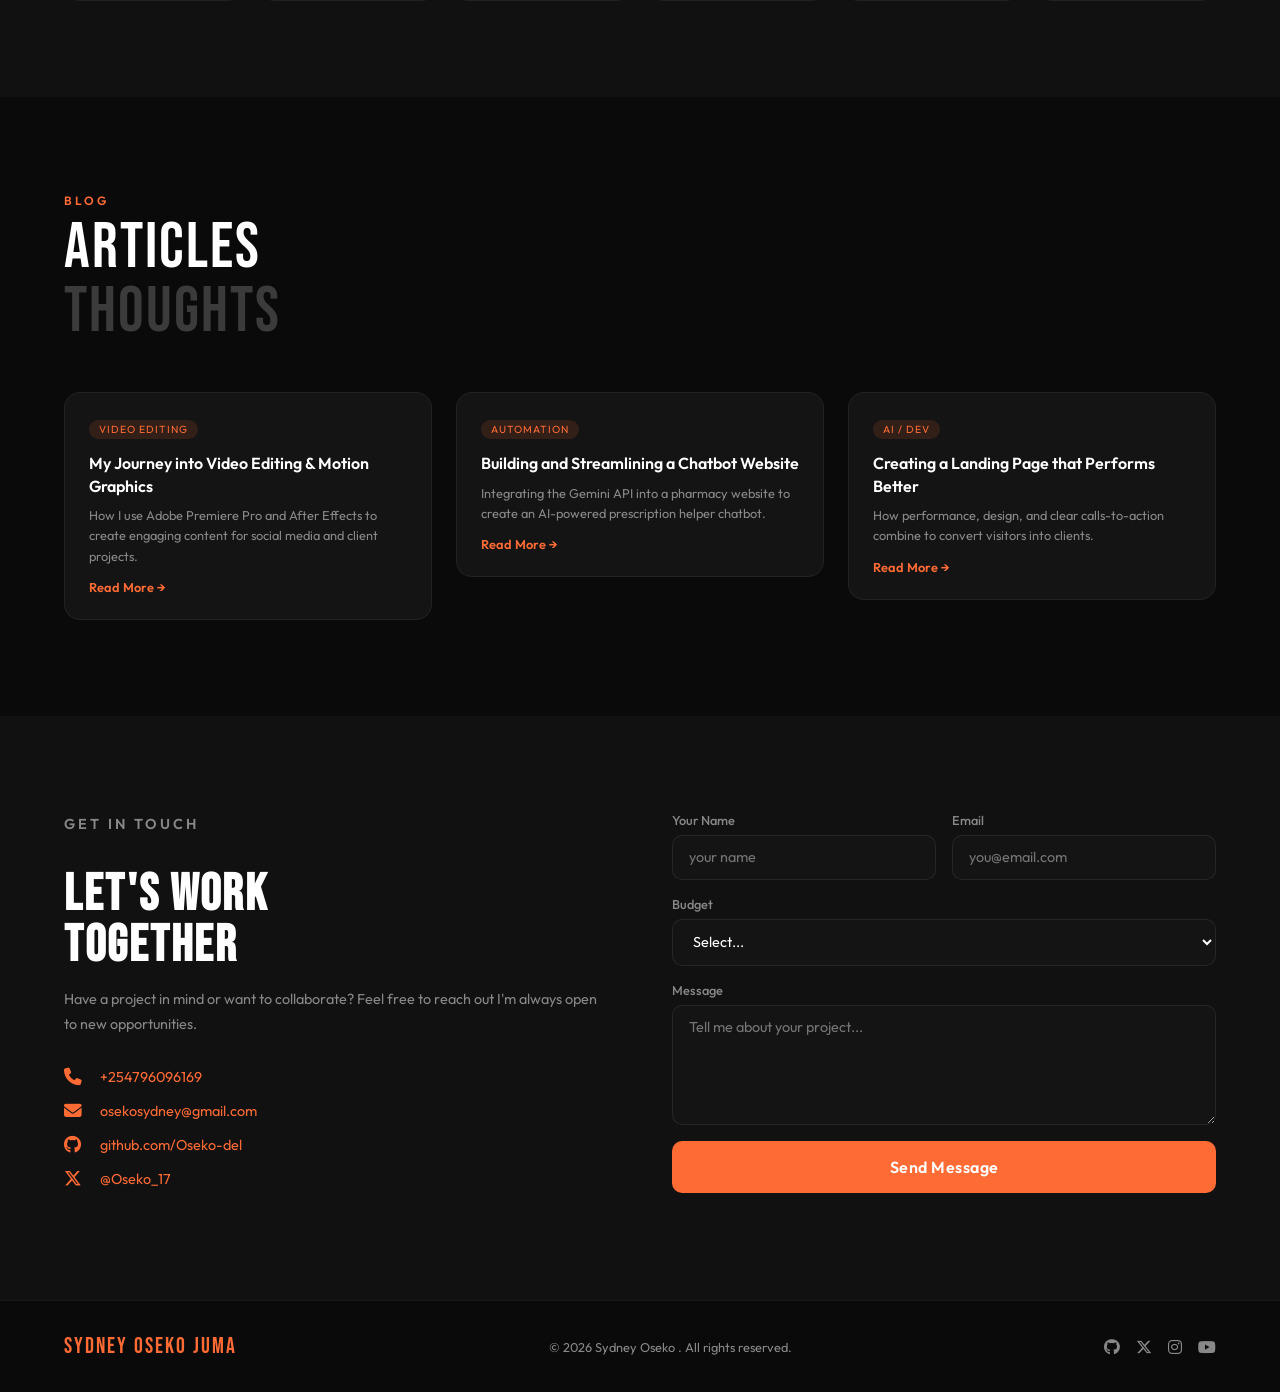
<file: files/index.html>
<!DOCTYPE html>
<html lang="en">
<head>
  <!-- Google tag (gtag.js) -->
<script async src="https://www.googletagmanager.com/gtag/js?id=G-B8QDLP6CZQ"></script>
<script>
  window.dataLayer = window.dataLayer || [];
  function gtag(){dataLayer.push(arguments);}
  gtag('js', new Date());

  gtag('config', 'G-B8QDLP6CZQ');
</script>
<meta charset="UTF-8">
<meta name="viewport" content="width=device-width, initial-scale=1.0">
<title>Sydney Oseko Juma | IT Student & Web Developer</title>
<link href="https://fonts.googleapis.com/css2?family=Bebas+Neue&family=Outfit:wght@300;400;500;600;700;900&display=swap" rel="stylesheet">
<link rel="stylesheet" href="https://cdnjs.cloudflare.com/ajax/libs/font-awesome/6.5.0/css/all.min.css">
<link rel="stylesheet" href="style.css">
</head>
<body>

<!-- NAV -->
<nav>
  <a href="#home" class="nav-logo">Sydney Oseko</a>
  <ul class="nav-links">
    <li><a href="#home">Home</a></li>
    <li><a href="#projects">Projects</a></li>
    <li><a href="#experience">Experience</a></li>
    <li><a href="#certifications">Certifications</a></li>
    <li><a href="#tools">Tools</a></li>
    <li><a href="#thoughts">Articles</a></li>
    <li><a href="#contact">Contact</a></li>
  </ul>
  <div class="hamburger" onclick="openMenu()"><i class="fas fa-bars"></i></div>
</nav>

<!-- MOBILE MENU -->
<div class="mobile-menu" id="mobileMenu">
  <span class="mobile-close" onclick="closeMenu()"><i class="fas fa-times"></i></span>
  <a href="#home" onclick="closeMenu()">Home</a>
  <a href="#projects" onclick="closeMenu()">Projects</a>
  <a href="#experience" onclick="closeMenu()">Experience</a>
   <a href="#certifications" onclick="closeMenu()">Certifications</a>
  <a href="#tools" onclick="closeMenu()">Tools</a>
  <a href="#thoughts" onclick="closeMenu()">Articles</a>
  <a href="#contact" onclick="closeMenu()">Contact</a>
</div>

<!-- HERO -->
<section id="home">
  <div class="hero-card">
    <div class="card-photo">
      <!-- were i added my photo -->
      <img src="sydney main.png" alt="Sydney Oseko Juma"
        onerror="this.style.display='none'; this.nextElementSibling.style.display='flex';">
      <div class="card-photo-placeholder" style="display:none;">
        <i class="fas fa-user"></i>
      </div>
    </div>
    <div class="card-info">
      <h3>Sydney Oseko Juma</h3>
      <p>IT Student & Web Developer building innovative solutions.</p>
      <div class="card-socials">
        <a href="https://github.com/Oseko-del" target="_blank" title="GitHub"><i class="fab fa-github"></i></a>
        <a href="https://x.com/Oseko_17" target="_blank" title="Twitter/X"><i class="fab fa-x-twitter"></i></a>
        <a href="https://www.instagram.com/oseko_17?igsh=eHN3bjQ2MDZmbGsz" target="_blank" title="Instagram"><i class="fab fa-instagram"></i></a>
        <a href="https://youtube.com/@yourusername" target="_blank" title="YouTube"><i class="fab fa-youtube"></i></a>
      </div>
      <div class="card-contact">
        <a href="tel:+254796096169">0796096169</a>
        <a href="mailto:osekosydney@gmail.com">osekosydney@gmail.com</a>
      </div>
      <div class="flame-badge"><i class="fas fa-fire"></i></div>
    </div>
  </div>

  <div class="hero-text">
    <div class="hero-title">
      IT Student |<br>
      Web<br>
      Developer <span class="dim">&</span><br>
      <span class="dim">Systems</span><br>
      <span class="dim">Enthusiast</span>
    </div>
    <p class="hero-subtitle">
      Tech enthusiast passionate in programming, web development, 3D art and AI, driven by innovation and continuous learning.
    </p>
    <div class="hero-stats">
      <div class="stat-item">
        <div class="num"><span>+</span>2</div>
        <div class="label">Years of<br>Experience</div>
      </div>
      <div class="stat-item">
        <div class="num"><span>+</span>3</div>
        <div class="label">Projects<br>Completed</div>
      </div>
      <div class="stat-item">
        <div class="num"><span>+</span>2</div>
        <div class="label">Worldwide<br>Clients</div>
      </div>
    </div>
    <!-- ADDING MY CV -->
<a href="Sydney-oseko-Cv-Resume main.pdf" download style="
  display: inline-block;
  margin-top: 2rem;
  background: var(--orange);
  color: white;
  padding: 0.8rem 2rem;
  border-radius: 30px;
  text-decoration: none;
  font-size: 0.9rem;
  font-weight: 600;
  letter-spacing: 1px;
  transition: background 0.3s, transform 0.3s;
" onmouseover="this.style.background='#d45a25'; this.style.transform='scale(1.05)';"
   onmouseout="this.style.background='#FF6B35'; this.style.transform='scale(1)';">
  ↓ Download CV
</a>
  </div>
</section>


<!-- PROJECTS -->
<section id="projects">
  <div class="reveal">
    <p class="section-label">Portfolio</p>
    <div class="section-title">RECENT<br><span class="dim">PROJECTS</span></div>
  </div>
  <div class="projects-grid reveal">
    <div class="project-card">
      <div class="project-thumb">
        <div class="project-thumb-inner orange">
          <img src="ndovu.png" style="width:100%; height:100%; object-fit:contain;">
        </div>
        <span class="tag">Python · SQLite</span>
      </div>
      <div class="project-info"
        <h3>Ndovu POS</h3>
        <p>Ndovu POS System is a modern Point of Sale solution designed to help businesses efficiently manage sales, inventory, and customer transactions. </p>
        <div class="project-links">
          <a href="https://github.com/yourusername" target="_blank">GitHub </a>
          <a href="https://sydneyoseko.netlify.app" target="_blank"> Working on video demo</a>
          
        </div>
      </div>
    </div>
    <div class="project-card">
      <div class="project-thumb">
        <div class="project-thumb-inner green">
          <img src="Screenshot 2026-06-04 195622.png" style="width:100%; height:100%; object-fit:contain;">
        </div>
        <span class="tag">Flask · HTML/CSS</span>
      </div>
      <div class="project-info">
        <h3>Alpha E-commerce website</h3>
        <p>Built a full e-commerce web platform  , featuring product listings, a shopping cart, user authentication, and order management designed to simulate a real online shopping experience.</p>
        <div class="project-links">
          <a href="https://github.com/Oseko-del" target="_blank">GitHub</a>
          <a href="#">Still in production</a>
        </div>
      </div>
    </div>
    <div class="project-card">
      <div class="project-thumb">
        <div class="project-thumb-inner blue">
          <img src="Brand_n8n_v2-1.png" style="width:100%; height:100%; object-fit:contain;">
        </div>
        <span class="tag">Python · n8n</span>
      </div>
      <div class="project-info">
        <h3>Self-Hosted AI Agent</h3>
        <p>Building a self-hosted AI agent pipeline using open-source LLMs, automating tasks locally without relying on cloud APIs.</p>
        <div class="project-links">
          <a  target="_blank">Self hosted</a>
          <a href="#">Working on video demonstration</a>
        </div>
      </div>
    </div>
  
    <div class="project-card">
      <div class="project-thumb">
        <div class="project-thumb-inner green">
          <img src="HACHER RANK.jpeg" style="width:200%; height:150%; object-fit:contain;">
        </div>
        <span class="tag">Python, Gemini 2.0 Flash, Pandas, Pillow</span>
      </div>
      <div class="project-info">
        <h3>Multi-Modal Damage Claims Verification System</h3>
        <p>Built during HackerRank Orchestrate June 2026 hackathon. AI agent that verifies insurance damage claims using computer vision  analyzes images of cars, laptops, and packages to return supported, contradicted, or insufficient evidence verdicts using Gemini 2.0 Flash.</p>
        <div class="project-links">
          <a href="https://github.com/Oseko-del/damage-claims-verification" target="_blank">GitHub</a>
          <a href="https://github.com/Oseko-del/damage-claims-verification">Open source find in Github repo</a>
        </div>
      </div>
    </div>
  </div>
</section>

<!-- EXPERIENCE -->
<section id="experience">
  <div class="reveal">
    <p class="section-label">Background</p>
    <div class="exp-big">
      2 YEARS<br>
      <span class="dim">OF</span><br>
      <span class="dim">EXPERIENCE</span>
    </div>
  </div>
  <div class="exp-list reveal">
    <div class="exp-item">
      <div class="exp-dot"></div>
      <div class="exp-content">
        <h3>IT Student — BSc Information Technology</h3>
        <div class="company">Technical University of Mombasa (TUM)</div>
        <p> IT student with strong foundations in software development and hardware systems, passionate about building practical solutions through code and technology</p>
      </div>
      <div class="exp-date">2023 — Present</div>
    </div>
    <div class="exp-item">
      <div class="exp-dot"></div>
      <div class="exp-content">
        <h3>Amref Health Africa Mombasa</h3>
        <div class="company">NGO</div>
        <p>Managed IT systems, ensuring high availability and reliability of digital platforms. Spearheaded the adoption of an ERP system for better resource management.</p>
      </div>
      <div class="exp-date">August 2024 – Sep 2024</div>
    </div>
    <div class="exp-item">
      <div class="exp-dot"></div>
      <div class="exp-content">
        <h3> Video Editor</h3>
        <div class="company">Independent</div>
        <p>Experienced in video editing for events and corporate productions, creating high-quality content using Adobe Premiere Pro and After Effects.</p>
      </div>
      <div class="exp-date">2023 — Present</div>
    </div>
  </div>

  <!-- adding a  view design thought-->
<div style="text-align: center; margin-top: 2rem;">
  <a href="#thoughts" style="
    display: inline-block;
    border: 1px solid var(--orange);
    color: var(--orange);
    padding: 0.8rem 2rem;
    border-radius: 30px;
    text-decoration: none;
    font-size: 0.9rem;
    font-weight: 600;
    letter-spacing: 1px;
    transition: background 0.3s, color 0.3s;
  " onmouseover="this.style.background='#FF6B35'; this.style.color='white';"
     onmouseout="this.style.background='transparent'; this.style.color='#FF6B35';">
    View Design Thoughts →
  </a>
</div>
</section>

<!-- TOOLS -->
<section id="tools">
  <div class="reveal">
   
    <div class="section-title">PREMIUM<br><span class="dim">TOOLS</span></div>
  </div>
  <div class="tools-grid reveal">
    
    <div class="tool-card green">
      <span class="tool-icon">
        <img src="Brand_n8n_v2-1.png" style="width:50%; height:500%; object-fit:contain;">
      </span>
      <h4>n8n</h4>
      <p>Building automated workflows for task automation and system integration.</p>
    </div>

    <div class="tool-card green">
      <span class="tool-icon">
        <img src="Ollama-Logo-Image.jpg" style="width:50%; height:500%; object-fit:contain;">
      </span>
      <h4>Ollama</h4>
      <p>Building a self-hosted AI agent pipeline using open-source LLMs, automating tasks locally without relying on cloud APIs..</p>
    </div>
    
    <div class="tool-card green">
      <span class="tool-icon">🎨</span>
      <h4>Figma & Framer</h4>
      <p>UI/UX design and prototyping for modern web experiences.</p>
    </div>
    <div class="tool-card orange">
      <span class="tool-icon">
        <img src="adobe-after-effect-logo-icon-free-vector.jpg" style="width:50%; height:50%; object-fit:contain;">
      </span>
      <h4>After Effects</h4>
      <p>Creating motion graphics, animations, and visual effects for video projects.</p>
    </div>
    <div class="tool-card green">
      <span class="tool-icon">
        <img src="adobe-premier-pro-logo-icon-free-vector.jpg" style="width:50%; height:50%; object-fit:contain;">
      </span>
      <h4>Premiere Pro</h4>
      <p>Professional video editing including cutting, color grading, and audio enhancement.</p>
    </div>
    <div class="tool-card orange">
      <span class="tool-icon">
        <img src="linux.png" style="width:50%; height:50%; object-fit:contain;">
      </span>
      <h4>Linux</h4>
      <p>Comfortable working in Linux environments for development and automation.</p>
    </div>
    <div class="tool-card green">
      <span class="tool-icon">
        <img src="docker.jpg" style="width:50%; height:50%; object-fit:contain;">
      </span>
      <h4>Docker</h4>
      <p>Containerizing applications for consistent development and deployment.</p>
    </div>
    <div class="tool-card orange">
      <span class="tool-icon">
        <img src="images.jpg" style="width:50%; height:50%; object-fit:contain;">
      </span>
      <h4>eNSP Networking</h4>
      <p>Solid understanding of network models, routing, switching, and device configuration.</p>
    </div>
  </div>
</section>


<!--  tech stack -->
<section id="tools">
  <div class="reveal">
    <p class="section-label">PREMIUM</p>
    <div class="section-title">TECH<br><span class="dim">stack</span></div>
  </div>
  <div class="tools-grid reveal">
    <div class="tool-card orange">
      <span class="tool-icon">
        <img src="download.png" style="width:50%; height:50%; object-fit:contain;">
      </span>
      <h4>Python</h4>
      <p>Proficient in Python for scripting, automation, and data manipulation.</p>
    </div>
    <div class="tool-card green">
      <span class="tool-icon">
        <img src="c sharp.png" style="width:50%; height:500%; object-fit:contain;">
      </span>
      <h4>C#</h4>
      <p>Proficient in C# for building Windows desktop applications and object-oriented programming solutions.</p>
    </div>
    <div class="tool-card orange">
      <span class="tool-icon">🌐</span>
      <h4>HTML/CSS/JS</h4>
      <p>Building responsive, interactive web interfaces from scratch.</p>
    </div>
    <div class="tool-card green">
      <span class="tool-icon">
        <img src="images (1).png" style="width:50%; height:500%; object-fit:contain;">
      </span>
      <h4>PostgreSQL</h4>
      <p> PostgreSQL for designing and managing relational databases, writing  queries, and handling data efficiently.</p>
    </div>
    <div class="tool-card orange">
      <span class="tool-icon">
        <img src="javascript.png" style="width:50%; height:50%; object-fit:contain;">
      </span>
      <h4>JavaScript</h4>
      <p>Creating dynamic and interactive web applications using JavaScript frameworks.</p>
    </div>
   
    
    <div class="tool-card green">
      <span class="tool-icon">
        <img src="mongo icon.png" style="width:50%; height:50%; object-fit:contain;">
      </span>
      <h4>MongoDB</h4>  
      <p>Proficient in MongoDB for NoSQL database management, data modeling, and performance optimization.</p>
    </div>
   
  </div>
</section>

<!-- THOUGHTS -->

<section id="thoughts">
  <div class="reveal">
    <p class="section-label">Blog</p>
    <div class="section-title">Articles<br><span class="dim">THOUGHTS</span></div>
  </div>
  <div class="thoughts-grid reveal">
    <a href="blog-video-editing.html" style="text-decoration:none; color:inherit;">
      <div class="thought-card">
        <span class="thought-tag">Video Editing</span>
        <h3>My Journey into Video Editing & Motion Graphics</h3>
        <p>How I use Adobe Premiere Pro and After Effects to create engaging content for social media and client projects.</p>
      <span style="color:var(--orange); font-size:0.8rem; font-weight:600; margin-top:0.8rem; display:block;">Read More →</span>
      
      </div>
    </a>

    <a href="blog-chatbot.html" style="text-decoration:none; color:inherit;">
      <div class="thought-card">
        <span class="thought-tag">Automation</span>
        <h3>Building and Streamlining a Chatbot Website</h3>
        <p>Integrating the Gemini API into a pharmacy website to create an AI-powered prescription helper chatbot.</p>
      <span style="color:var(--orange); font-size:0.8rem; font-weight:600; margin-top:0.8rem; display:block;">Read More →</span>
      </div>
      
    </a>

    <a href="blog-landing-page.html" style="text-decoration:none; color:inherit;">
      <div class="thought-card">
        <span class="thought-tag">AI / Dev</span>
        <h3>Creating a Landing Page that Performs Better</h3>
        <p>How performance, design, and clear calls-to-action combine to convert visitors into clients.</p>
      <span style="color:var(--orange); font-size:0.8rem; font-weight:600; margin-top:0.8rem; display:block;">Read More →</span>
      </div>
    </a>
  </div>
</section>


<!-- CONTACT -->
<section id="contact">
  <div class="contact-wrap">
    <div class="contact-info reveal">
      <p class="section-label">Get in Touch</p>
      <h2>LET'S WORK<br>TOGETHER</h2>
      <p>Have a project in mind or want to collaborate? Feel free to reach out  I'm always open to new opportunities.</p>
      <div class="contact-detail">
        <i class="fas fa-phone"></i>
        <a href="tel:+254796096169">+254796096169</a>
      </div>
      <div class="contact-detail">
        <i class="fas fa-envelope"></i>
        <a href="mailto:osekosydney@gmail.com">osekosydney@gmail.com</a>
      </div>
      <div class="contact-detail">
        <i class="fab fa-github"></i>
        <a href="https://github.com/Oseko-del" target="_blank">github.com/Oseko-del</a>
      </div>
      <div class="contact-detail">
        <i class="fab fa-x-twitter"></i>
        <a href="https://x.com/Oseko_17" target="_blank">@Oseko_17</a>
      </div>
    </div>
    <div class="reveal">
      <!-- formspree connection-->
      <form class="contact-form" id="contactForm" action="https://formspree.io/f/meewenva" method="POST">
        <div class="form-row">
          <div class="form-group">
            <label>Your Name</label>
            <input type="text" name="name" placeholder="your name" required>
          </div>
          <div class="form-group">
            <label>Email</label>
            <input type="email" name="email" placeholder="you@email.com" required>
          </div>
        </div>
        <div class="form-group">
          <label>Budget</label>
          <select name="budget">
            <option value="">Select...</option>
            <option>Under $500</option>
            <option>$500 - $1,000</option>
            <option>$1,000 - $5,000</option>
            <option>$5,000+</option>
          </select>
        </div>
        <div class="form-group">
          <label>Message</label>
          <textarea name="message" placeholder="Tell me about your project..." required></textarea>
        </div>
        <button type="submit" class="btn-submit">Send Message</button>
        <div class="form-success" id="formSuccess">
          ✅ Message sent! I'll get back to you soon.
        </div>
      </form>
    </div>
  </div>
</section>

<!-- FOOTER -->
<footer>
  <div class="logo">Sydney Oseko juma</div>
  <p>© 2026 Sydney Oseko . All rights reserved.</p>
  <div class="foot-socials">
    <a href="https://github.com/Oseko-del" target="_blank"><i class="fab fa-github"></i></a>
    <a href="https://x.com/Oseko_17" target="_blank"><i class="fab fa-x-twitter"></i></a>
    <a href="https://www.instagram.com/oseko_17?igsh=eHN3bjQ2MDZmbGsz" target="_blank"><i class="fab fa-instagram"></i></a>
    <a href="https://youtube.com/@yourusername" target="_blank"><i class="fab fa-youtube"></i></a>
  </div>
</footer>

<script src="script.js"></script>
<!-- BACK TO TOP -->
<button id="backToTop" onclick="window.scrollTo({top:0, behavior:'smooth'})" style="
  position: fixed;
  bottom: 2rem;
  left: 50%;
  transform: translateX(-50%);
  width: 40px;
  height: 40px;
  background: var(--orange);
  color: white;
  border: none;
  border-radius: 50%;
  font-size: 1.2rem;
  cursor: pointer;
  display: none;
  align-items: center;
  justify-content: center;
  z-index: 999;
  opacity: 0.5;
  transition: transform 0.2s, opacity 0.2s;
" onmouseover="this.style.opacity='1'"
   onmouseout="this.style.opacity='0.5'">
  ↑
</button>
</body>
</html>
</file>
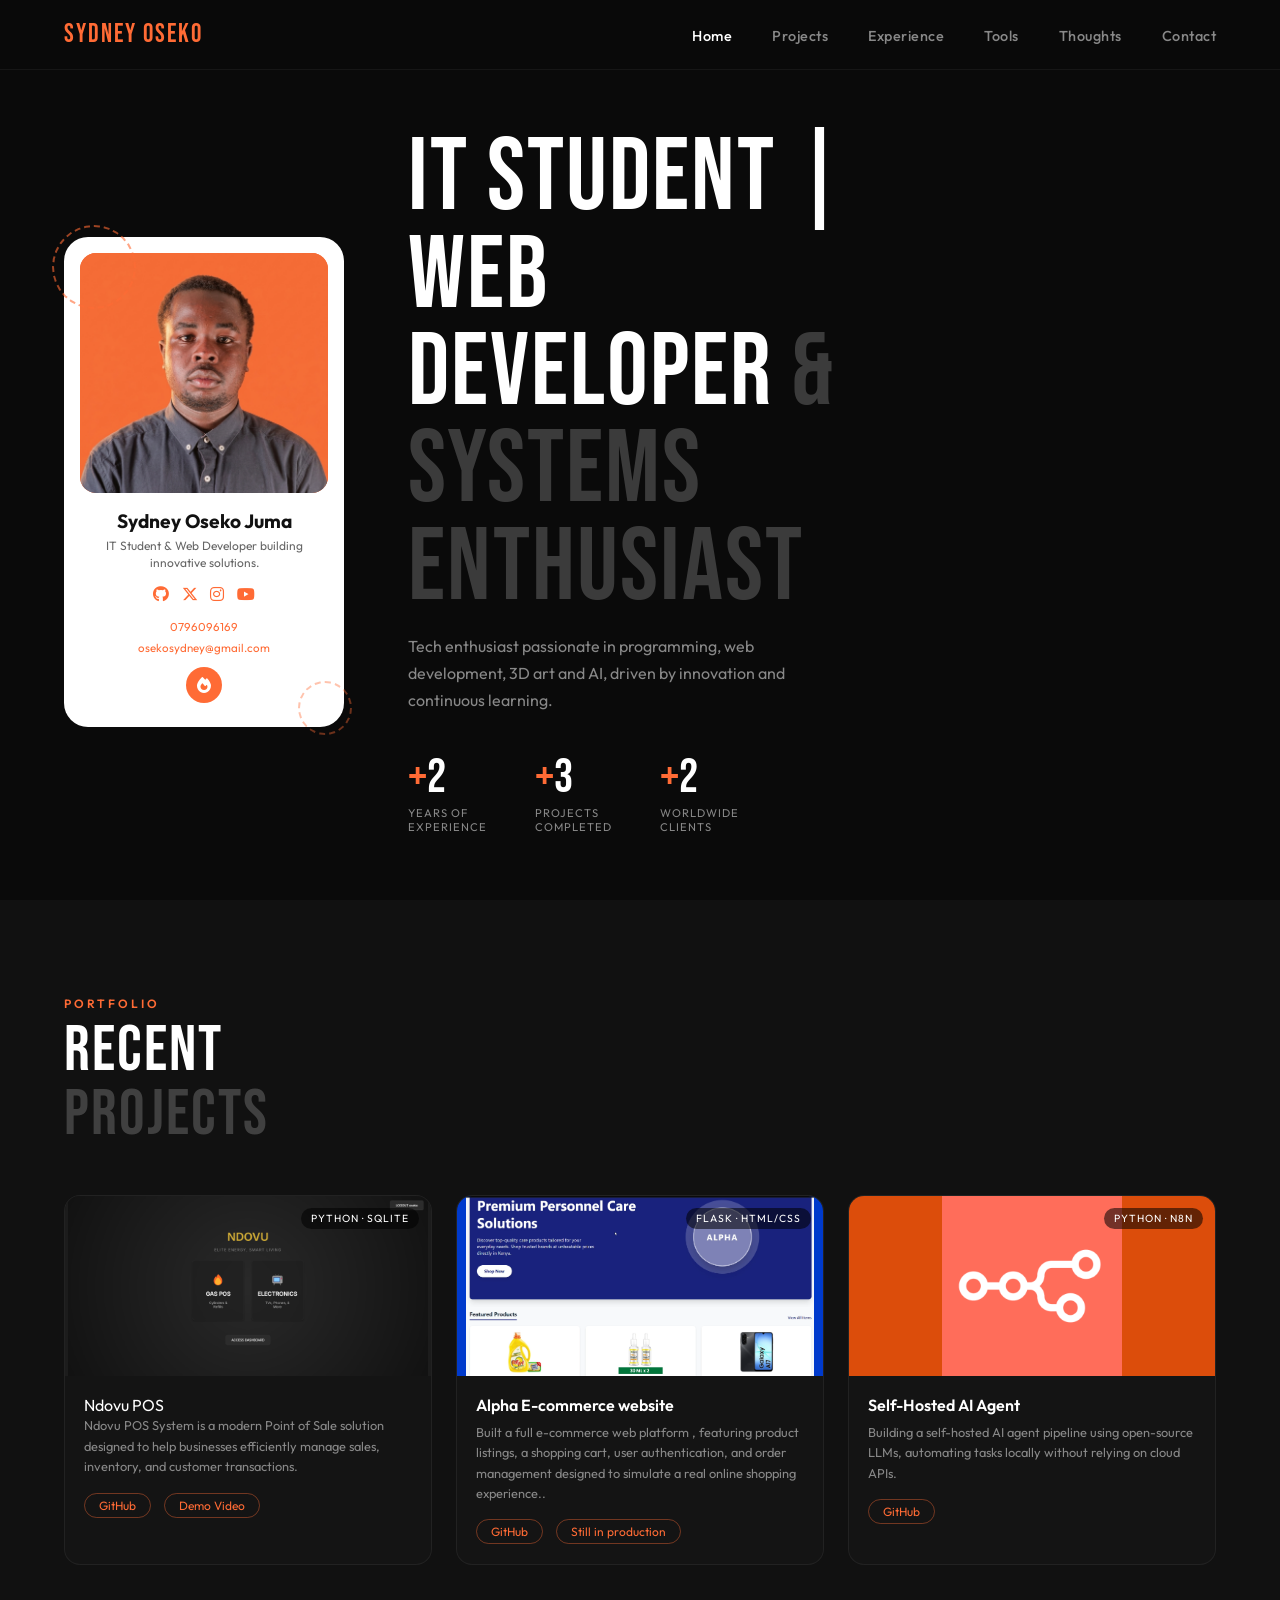
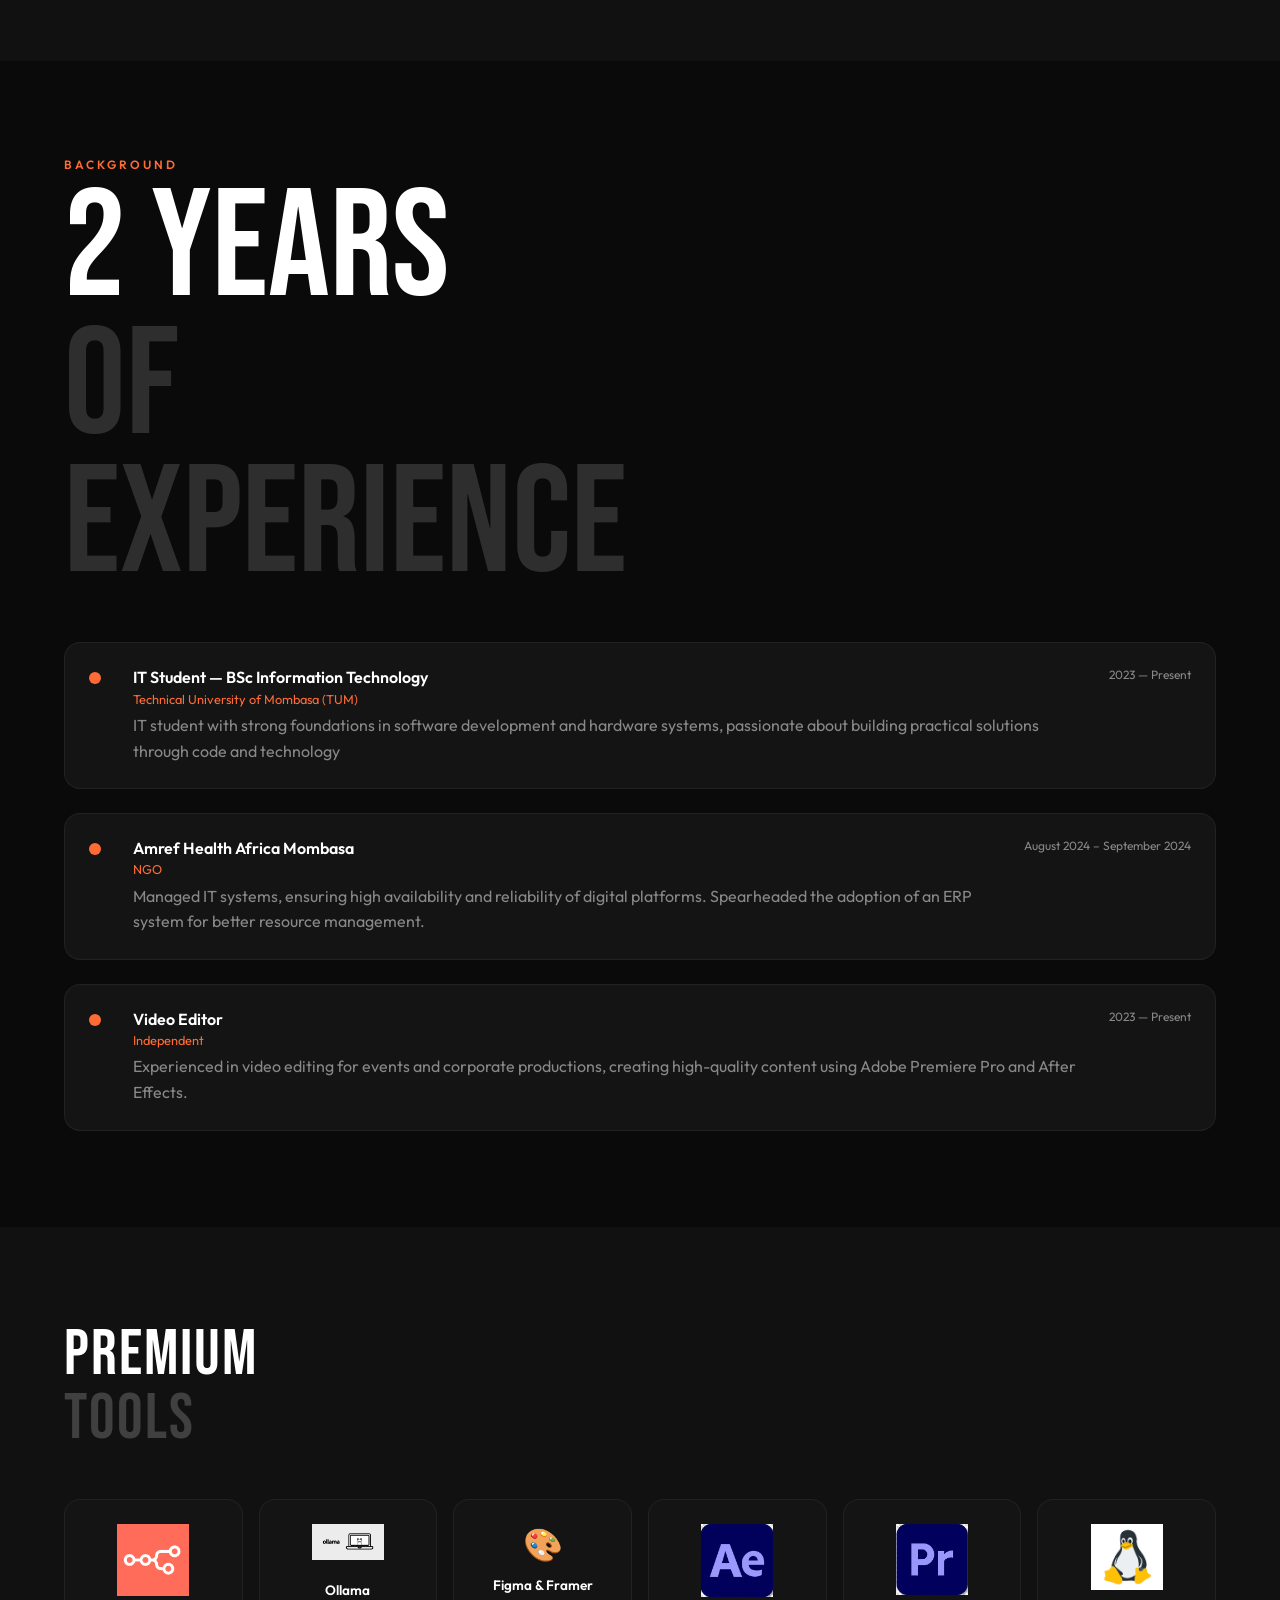
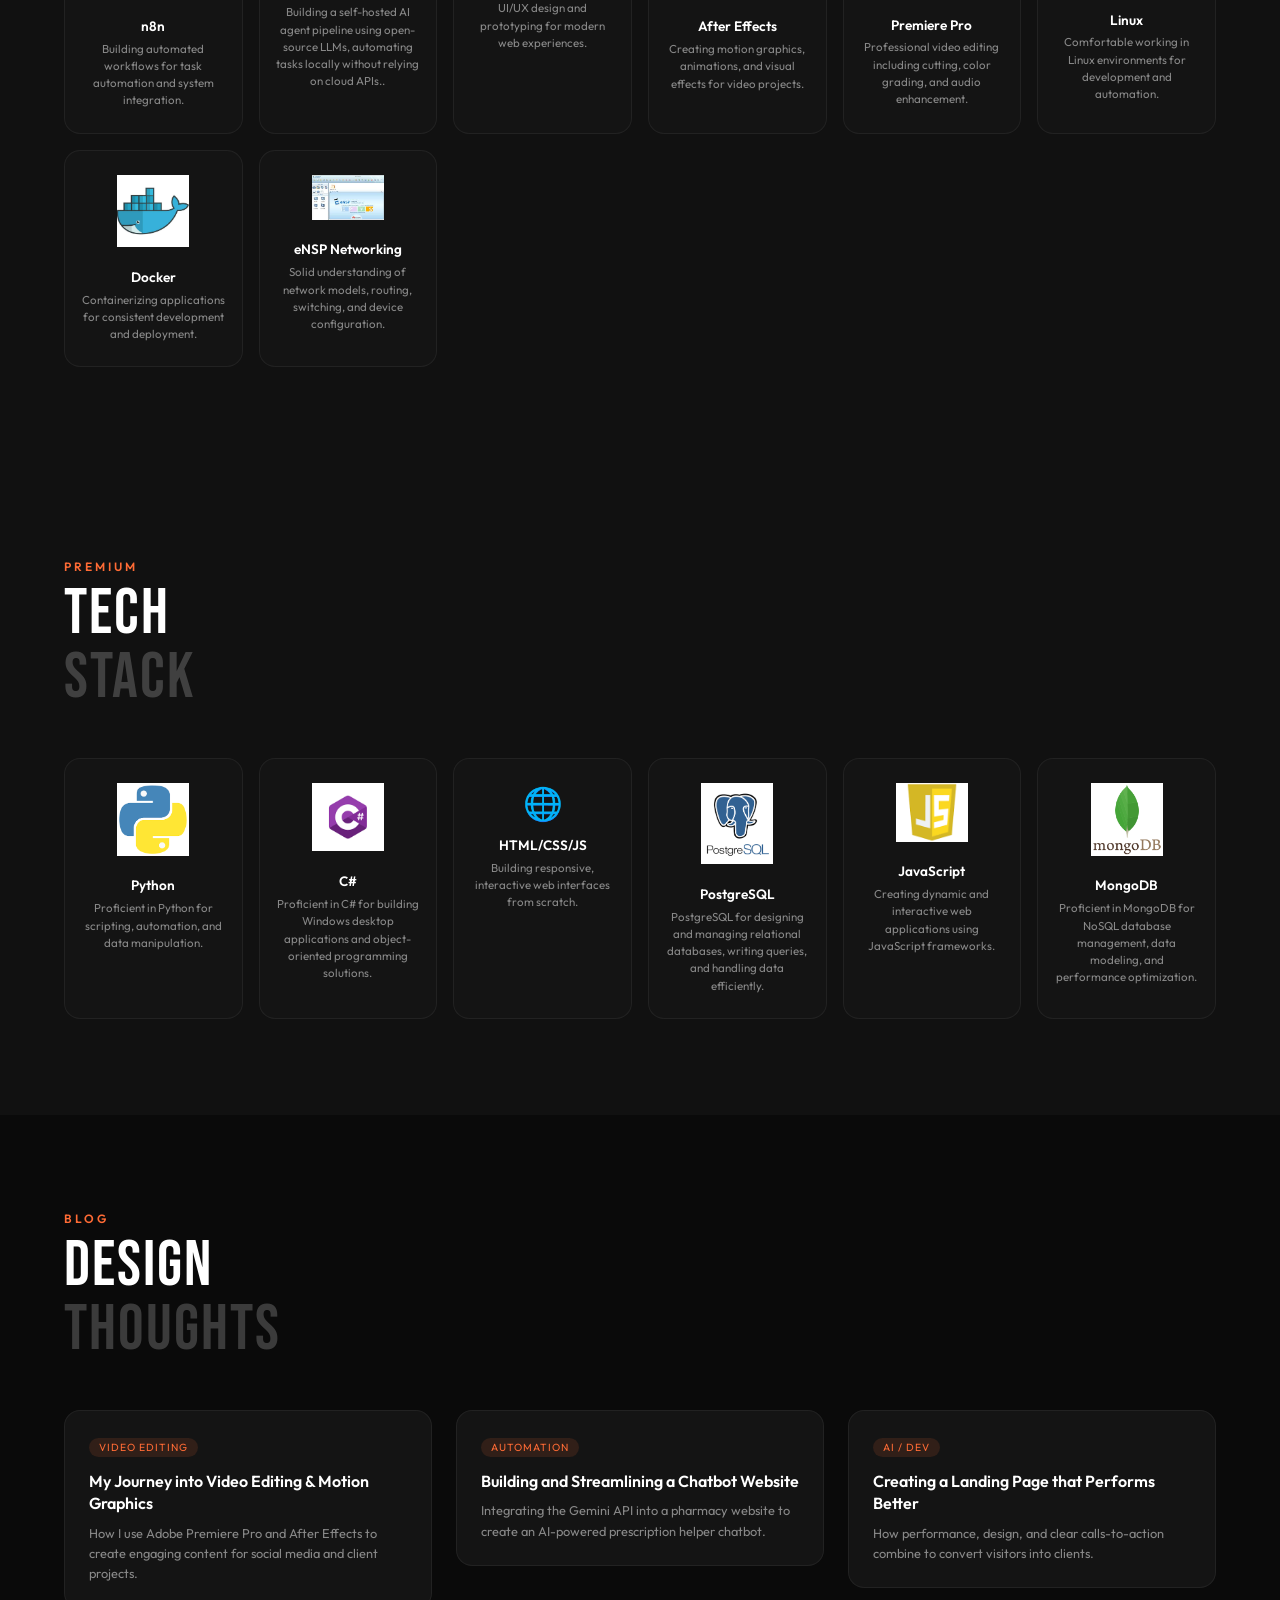
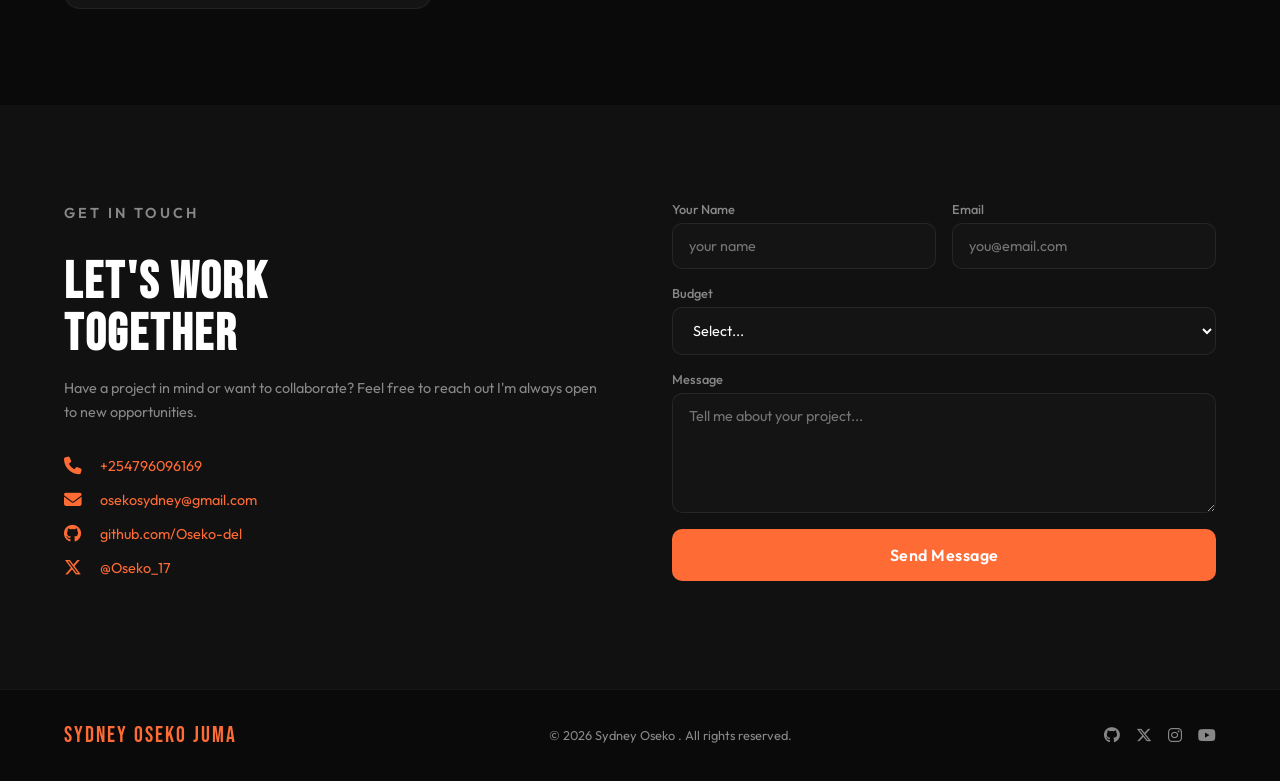
<file: files/main portofolio/files/index.html>
<!DOCTYPE html>
<html lang="en">
<head>
<meta charset="UTF-8">
<meta name="viewport" content="width=device-width, initial-scale=1.0">
<title>Sydney Oseko Juma | IT Student & Web Developer</title>
<link href="https://fonts.googleapis.com/css2?family=Bebas+Neue&family=Outfit:wght@300;400;500;600;700;900&display=swap" rel="stylesheet">
<link rel="stylesheet" href="https://cdnjs.cloudflare.com/ajax/libs/font-awesome/6.5.0/css/all.min.css">
<link rel="stylesheet" href="style.css">
</head>
<body>

<!-- NAV -->
<nav>
  <a href="#home" class="nav-logo">Sydney Oseko</a>
  <ul class="nav-links">
    <li><a href="#home">Home</a></li>
    <li><a href="#projects">Projects</a></li>
    <li><a href="#experience">Experience</a></li>
    <li><a href="#tools">Tools</a></li>
    <li><a href="#thoughts">Thoughts</a></li>
    <li><a href="#contact">Contact</a></li>
  </ul>
  <div class="hamburger" onclick="openMenu()"><i class="fas fa-bars"></i></div>
</nav>

<!-- MOBILE MENU -->
<div class="mobile-menu" id="mobileMenu">
  <span class="mobile-close" onclick="closeMenu()"><i class="fas fa-times"></i></span>
  <a href="#home" onclick="closeMenu()">Home</a>
  <a href="#projects" onclick="closeMenu()">Projects</a>
  <a href="#experience" onclick="closeMenu()">Experience</a>
  <a href="#tools" onclick="closeMenu()">Tools</a>
  <a href="#thoughts" onclick="closeMenu()">Thoughts</a>
  <a href="#contact" onclick="closeMenu()">Contact</a>
</div>

<!-- HERO -->
<section id="home">
  <div class="hero-card">
    <div class="card-photo">
      <!-- Put your photo in the same folder and rename it: your-photo.jpg -->
      <img src="sydney main.png" alt="Sydney Oseko Juma"
        onerror="this.style.display='none'; this.nextElementSibling.style.display='flex';">
      <div class="card-photo-placeholder" style="display:none;">
        <i class="fas fa-user"></i>
      </div>
    </div>
    <div class="card-info">
      <h3>Sydney Oseko Juma</h3>
      <p>IT Student & Web Developer building innovative solutions.</p>
      <div class="card-socials">
        <a href="https://github.com/Oseko-del" target="_blank" title="GitHub"><i class="fab fa-github"></i></a>
        <a href="https://x.com/Oseko_17" target="_blank" title="Twitter/X"><i class="fab fa-x-twitter"></i></a>
        <a href="https://www.instagram.com/oseko_17?igsh=eHN3bjQ2MDZmbGsz" target="_blank" title="Instagram"><i class="fab fa-instagram"></i></a>
        <a href="https://youtube.com/@yourusername" target="_blank" title="YouTube"><i class="fab fa-youtube"></i></a>
      </div>
      <div class="card-contact">
        <a href="tel:+254796096169">0796096169</a>
        <a href="mailto:osekosydney@gmail.com">osekosydney@gmail.com</a>
      </div>
      <div class="flame-badge"><i class="fas fa-fire"></i></div>
    </div>
  </div>

  <div class="hero-text">
    <div class="hero-title">
      IT Student |<br>
      Web<br>
      Developer <span class="dim">&</span><br>
      <span class="dim">Systems</span><br>
      <span class="dim">Enthusiast</span>
    </div>
    <p class="hero-subtitle">
      Tech enthusiast passionate in programming, web development, 3D art and AI, driven by innovation and continuous learning.
    </p>
    <div class="hero-stats">
      <div class="stat-item">
        <div class="num"><span>+</span>2</div>
        <div class="label">Years of<br>Experience</div>
      </div>
      <div class="stat-item">
        <div class="num"><span>+</span>3</div>
        <div class="label">Projects<br>Completed</div>
      </div>
      <div class="stat-item">
        <div class="num"><span>+</span>2</div>
        <div class="label">Worldwide<br>Clients</div>
      </div>
    </div>
  </div>
</section>

<!-- PROJECTS -->
<section id="projects">
  <div class="reveal">
    <p class="section-label">Portfolio</p>
    <div class="section-title">RECENT<br><span class="dim">PROJECTS</span></div>
  </div>
  <div class="projects-grid reveal">
    <div class="project-card">
      <div class="project-thumb">
        <div class="project-thumb-inner orange">
          <img src="ndovu.png" style="width:100%; height:100%; object-fit:contain;">
        </div>
        <span class="tag">Python · SQLite</span>
      </div>
      <div class="project-info"
        <h3>Ndovu POS</h3>
        <p>Ndovu POS System is a modern Point of Sale solution designed to help businesses efficiently manage sales, inventory, and customer transactions. </p>
        <div class="project-links">
          <a href="https://github.com/yourusername" target="_blank">GitHub</a>
          <a href="#">Demo Video</a>
        </div>
      </div>
    </div>
    <div class="project-card">
      <div class="project-thumb">
        <div class="project-thumb-inner green">
          <img src="Screenshot 2026-06-04 195622.png" style="width:100%; height:100%; object-fit:contain;">
        </div>
        <span class="tag">Flask · HTML/CSS</span>
      </div>
      <div class="project-info">
        <h3>Alpha E-commerce website</h3>
        <p>Built a full e-commerce web platform  , featuring product listings, a shopping cart, user authentication, and order management designed to simulate a real online shopping experience..</p>
        <div class="project-links">
          <a href="https://github.com/yourusername" target="_blank">GitHub</a>
          <a href="#">Still in production</a>
        </div>
      </div>
    </div>
    <div class="project-card">
      <div class="project-thumb">
        <div class="project-thumb-inner blue">
          <img src="Brand_n8n_v2-1.png" style="width:100%; height:100%; object-fit:contain;">
        </div>
        <span class="tag">Python · n8n</span>
      </div>
      <div class="project-info">
        <h3>Self-Hosted AI Agent</h3>
        <p>Building a self-hosted AI agent pipeline using open-source LLMs, automating tasks locally without relying on cloud APIs.</p>
        <div class="project-links">
          <a href="https://github.com/yourusername" target="_blank">GitHub</a>
        </div>
      </div>
    </div>
  </div>
</section>

<!-- EXPERIENCE -->
<section id="experience">
  <div class="reveal">
    <p class="section-label">Background</p>
    <div class="exp-big">
      2 YEARS<br>
      <span class="dim">OF</span><br>
      <span class="dim">EXPERIENCE</span>
    </div>
  </div>
  <div class="exp-list reveal">
    <div class="exp-item">
      <div class="exp-dot"></div>
      <div class="exp-content">
        <h3>IT Student — BSc Information Technology</h3>
        <div class="company">Technical University of Mombasa (TUM)</div>
        <p> IT student with strong foundations in software development and hardware systems, passionate about building practical solutions through code and technology</p>
      </div>
      <div class="exp-date">2023 — Present</div>
    </div>
    <div class="exp-item">
      <div class="exp-dot"></div>
      <div class="exp-content">
        <h3>Amref Health Africa Mombasa</h3>
        <div class="company">NGO</div>
        <p>Managed IT systems, ensuring high availability and reliability of digital platforms. Spearheaded the adoption of an ERP system for better resource management.</p>
      </div>
      <div class="exp-date">August 2024 – September 2024</div>
    </div>
    <div class="exp-item">
      <div class="exp-dot"></div>
      <div class="exp-content">
        <h3> Video Editor</h3>
        <div class="company">Independent</div>
        <p>Experienced in video editing for events and corporate productions, creating high-quality content using Adobe Premiere Pro and After Effects.</p>
      </div>
      <div class="exp-date">2023 — Present</div>
    </div>
  </div>
</section>

<!-- TOOLS -->
<section id="tools">
  <div class="reveal">
   
    <div class="section-title">PREMIUM<br><span class="dim">TOOLS</span></div>
  </div>
  <div class="tools-grid reveal">
    
    <div class="tool-card green">
      <span class="tool-icon">
        <img src="Brand_n8n_v2-1.png" style="width:50%; height:500%; object-fit:contain;">
      </span>
      <h4>n8n</h4>
      <p>Building automated workflows for task automation and system integration.</p>
    </div>

    <div class="tool-card green">
      <span class="tool-icon">
        <img src="Ollama-Logo-Image.jpg" style="width:50%; height:500%; object-fit:contain;">
      </span>
      <h4>Ollama</h4>
      <p>Building a self-hosted AI agent pipeline using open-source LLMs, automating tasks locally without relying on cloud APIs..</p>
    </div>
    
    <div class="tool-card green">
      <span class="tool-icon">🎨</span>
      <h4>Figma & Framer</h4>
      <p>UI/UX design and prototyping for modern web experiences.</p>
    </div>
    <div class="tool-card orange">
      <span class="tool-icon">
        <img src="adobe-after-effect-logo-icon-free-vector.jpg" style="width:50%; height:50%; object-fit:contain;">
      </span>
      <h4>After Effects</h4>
      <p>Creating motion graphics, animations, and visual effects for video projects.</p>
    </div>
    <div class="tool-card green">
      <span class="tool-icon">
        <img src="adobe-premier-pro-logo-icon-free-vector.jpg" style="width:50%; height:50%; object-fit:contain;">
      </span>
      <h4>Premiere Pro</h4>
      <p>Professional video editing including cutting, color grading, and audio enhancement.</p>
    </div>
    <div class="tool-card orange">
      <span class="tool-icon">
        <img src="linux.png" style="width:50%; height:50%; object-fit:contain;">
      </span>
      <h4>Linux</h4>
      <p>Comfortable working in Linux environments for development and automation.</p>
    </div>
    <div class="tool-card green">
      <span class="tool-icon">
        <img src="docker.jpg" style="width:50%; height:50%; object-fit:contain;">
      </span>
      <h4>Docker</h4>
      <p>Containerizing applications for consistent development and deployment.</p>
    </div>
    <div class="tool-card orange">
      <span class="tool-icon">
        <img src="images.jpg" style="width:50%; height:50%; object-fit:contain;">
      </span>
      <h4>eNSP Networking</h4>
      <p>Solid understanding of network models, routing, switching, and device configuration.</p>
    </div>
  </div>
</section>


<!--  tech stack -->
<section id="tools">
  <div class="reveal">
    <p class="section-label">PREMIUM</p>
    <div class="section-title">TECH<br><span class="dim">stack</span></div>
  </div>
  <div class="tools-grid reveal">
    <div class="tool-card orange">
      <span class="tool-icon">
        <img src="download.png" style="width:50%; height:50%; object-fit:contain;">
      </span>
      <h4>Python</h4>
      <p>Proficient in Python for scripting, automation, and data manipulation.</p>
    </div>
    <div class="tool-card green">
      <span class="tool-icon">
        <img src="c sharp.png" style="width:50%; height:500%; object-fit:contain;">
      </span>
      <h4>C#</h4>
      <p>Proficient in C# for building Windows desktop applications and object-oriented programming solutions.</p>
    </div>
    <div class="tool-card orange">
      <span class="tool-icon">🌐</span>
      <h4>HTML/CSS/JS</h4>
      <p>Building responsive, interactive web interfaces from scratch.</p>
    </div>
    <div class="tool-card green">
      <span class="tool-icon">
        <img src="images (1).png" style="width:50%; height:500%; object-fit:contain;">
      </span>
      <h4>PostgreSQL</h4>
      <p> PostgreSQL for designing and managing relational databases, writing  queries, and handling data efficiently.</p>
    </div>
    <div class="tool-card orange">
      <span class="tool-icon">
        <img src="javascript.png" style="width:50%; height:50%; object-fit:contain;">
      </span>
      <h4>JavaScript</h4>
      <p>Creating dynamic and interactive web applications using JavaScript frameworks.</p>
    </div>
   
    
    <div class="tool-card green">
      <span class="tool-icon">
        <img src="mongo icon.png" style="width:50%; height:50%; object-fit:contain;">
      </span>
      <h4>MongoDB</h4>  
      <p>Proficient in MongoDB for NoSQL database management, data modeling, and performance optimization.</p>
    </div>
   
  </div>
</section>

<!-- THOUGHTS -->

<section id="thoughts">
  <div class="reveal">
    <p class="section-label">Blog</p>
    <div class="section-title">DESIGN<br><span class="dim">THOUGHTS</span></div>
  </div>
  <div class="thoughts-grid reveal">
    <a href="blog-video-editing.html" style="text-decoration:none; color:inherit;">
      <div class="thought-card">
        <span class="thought-tag">Video Editing</span>
        <h3>My Journey into Video Editing & Motion Graphics</h3>
        <p>How I use Adobe Premiere Pro and After Effects to create engaging content for social media and client projects.</p>
      </div>
    </a>

    <a href="blog-chatbot.html" style="text-decoration:none; color:inherit;">
      <div class="thought-card">
        <span class="thought-tag">Automation</span>
        <h3>Building and Streamlining a Chatbot Website</h3>
        <p>Integrating the Gemini API into a pharmacy website to create an AI-powered prescription helper chatbot.</p>
      </div>
    </a>

    <a href="blog-landing-page.html" style="text-decoration:none; color:inherit;">
      <div class="thought-card">
        <span class="thought-tag">AI / Dev</span>
        <h3>Creating a Landing Page that Performs Better</h3>
        <p>How performance, design, and clear calls-to-action combine to convert visitors into clients.</p>
      </div>
    </a>
  </div>
</section>

<!-- CONTACT -->
<section id="contact">
  <div class="contact-wrap">
    <div class="contact-info reveal">
      <p class="section-label">Get in Touch</p>
      <h2>LET'S WORK<br>TOGETHER</h2>
      <p>Have a project in mind or want to collaborate? Feel free to reach out  I'm always open to new opportunities.</p>
      <div class="contact-detail">
        <i class="fas fa-phone"></i>
        <a href="tel:+254796096169">+254796096169</a>
      </div>
      <div class="contact-detail">
        <i class="fas fa-envelope"></i>
        <a href="mailto:osekosydney@gmail.com">osekosydney@gmail.com</a>
      </div>
      <div class="contact-detail">
        <i class="fab fa-github"></i>
        <a href="https://github.com/Oseko-del" target="_blank">github.com/Oseko-del</a>
      </div>
      <div class="contact-detail">
        <i class="fab fa-x-twitter"></i>
        <a href="https://x.com/Oseko_17" target="_blank">@Oseko_17</a>
      </div>
    </div>
    <div class="reveal">
      <!-- Replace YOUR_FORM_ID with your actual Formspree form ID -->
      <form class="contact-form" id="contactForm" action="https://formspree.io/f/meewenva" method="POST">
        <div class="form-row">
          <div class="form-group">
            <label>Your Name</label>
            <input type="text" name="name" placeholder="your name" required>
          </div>
          <div class="form-group">
            <label>Email</label>
            <input type="email" name="email" placeholder="you@email.com" required>
          </div>
        </div>
        <div class="form-group">
          <label>Budget</label>
          <select name="budget">
            <option value="">Select...</option>
            <option>Under $500</option>
            <option>$500 - $1,000</option>
            <option>$1,000 - $5,000</option>
            <option>$5,000+</option>
          </select>
        </div>
        <div class="form-group">
          <label>Message</label>
          <textarea name="message" placeholder="Tell me about your project..." required></textarea>
        </div>
        <button type="submit" class="btn-submit">Send Message</button>
        <div class="form-success" id="formSuccess">
          ✅ Message sent! I'll get back to you soon.
        </div>
      </form>
    </div>
  </div>
</section>

<!-- FOOTER -->
<footer>
  <div class="logo">Sydney Oseko juma</div>
  <p>© 2026 Sydney Oseko . All rights reserved.</p>
  <div class="foot-socials">
    <a href="https://github.com/Oseko-del" target="_blank"><i class="fab fa-github"></i></a>
    <a href="https://x.com/Oseko_17" target="_blank"><i class="fab fa-x-twitter"></i></a>
    <a href="https://www.instagram.com/oseko_17?igsh=eHN3bjQ2MDZmbGsz" target="_blank"><i class="fab fa-instagram"></i></a>
    <a href="https://youtube.com/@yourusername" target="_blank"><i class="fab fa-youtube"></i></a>
  </div>
</footer>

<script src="script.js"></script>
</body>
</html>
</file>
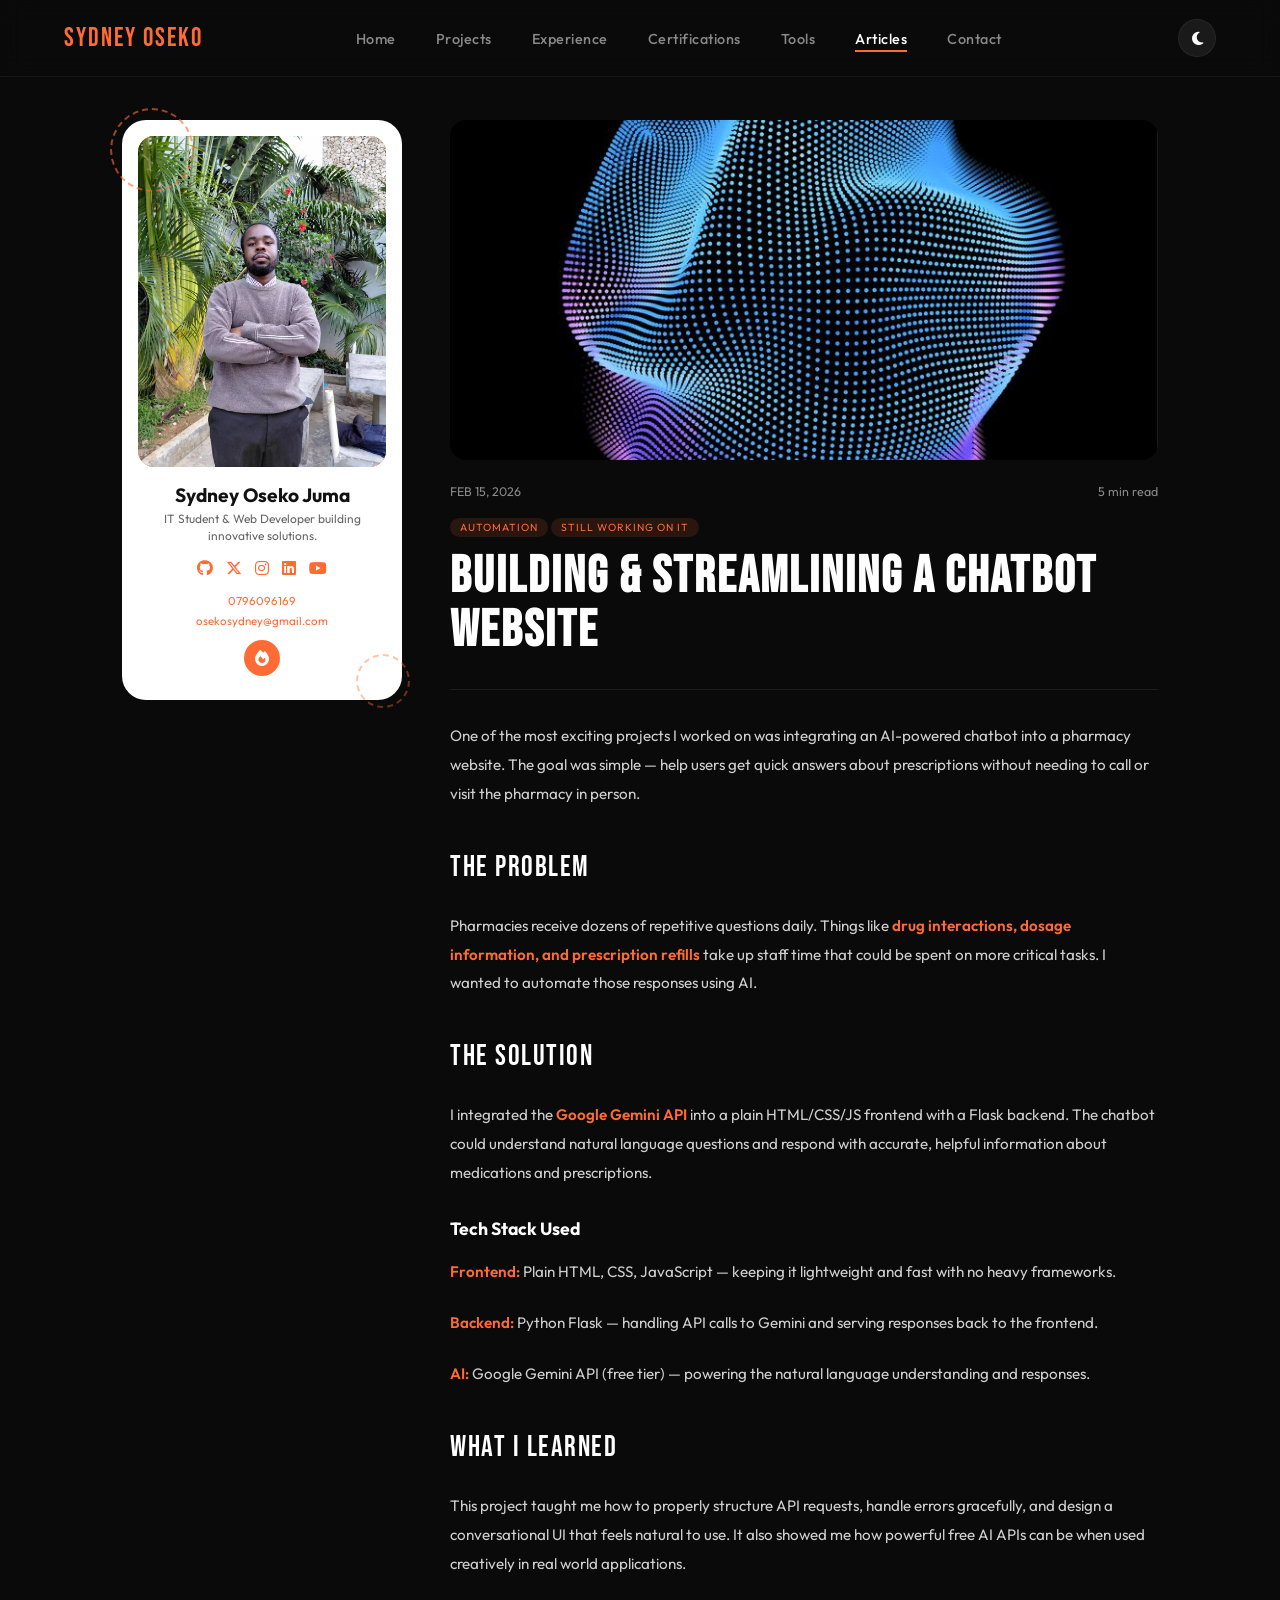
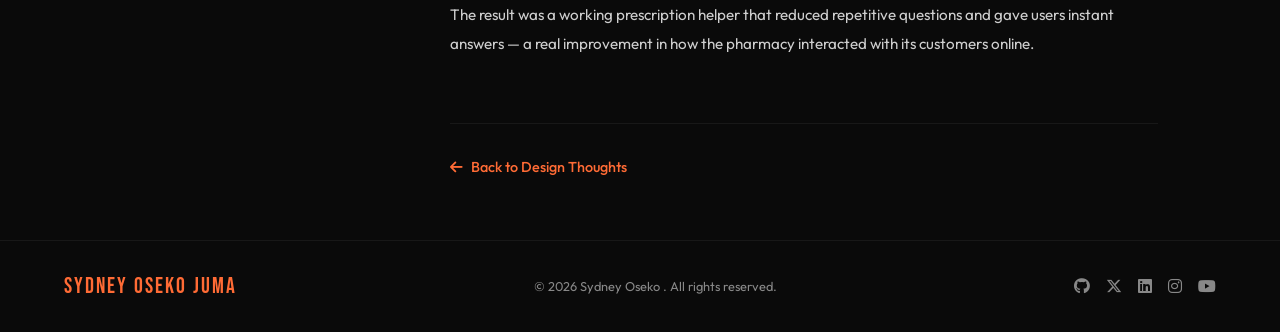
<file: blog-chatbot.html>
<!DOCTYPE html>
<html lang="en">
<head>
  <!-- Google tag (gtag.js) -->
<script async src="https://www.googletagmanager.com/gtag/js?id=G-B8QDLP6CZQ"></script>
<script>
  window.dataLayer = window.dataLayer || [];
  function gtag(){dataLayer.push(arguments);}
  gtag('js', new Date());

  gtag('config', 'G-B8QDLP6CZQ');
</script>
<meta charset="UTF-8">
<script>
  // Apply saved theme before first paint to avoid a flash of the wrong theme
  (function() {
    try {
      var saved = localStorage.getItem('theme');
      if (saved === 'light') document.documentElement.setAttribute('data-theme', 'light');
    } catch (e) {}
  })();
</script>
<meta name="viewport" content="width=device-width, initial-scale=1.0">
<title>Building a Chatbot Website — Sydney Oseko</title>
<link href="https://fonts.googleapis.com/css2?family=Bebas+Neue&family=Outfit:wght@300;400;500;600;700;900&display=swap" rel="stylesheet">
<link rel="stylesheet" href="https://cdnjs.cloudflare.com/ajax/libs/font-awesome/6.5.0/css/all.min.css">
<!-- Same stylesheet as the main site, so fonts, colours, nav and footer match exactly -->
<link rel="stylesheet" href="style.css">
<style>
  /* ---- Blog layout (everything else comes from style.css) ---- */
  .page-wrap {
    display: grid;
    grid-template-columns: 280px 1fr;
    gap: 3rem;
    max-width: 1100px;
    margin: 0 auto;
    padding: 7.5rem 2rem 4rem;
    align-items: start;
  }

  /* Author card: same look as the hero card on the main page, no floating */
  .author-card {
    position: sticky;
    top: 90px;
    width: 280px;
    background: var(--white);
    border-radius: 24px;
    padding: 1rem;
  }
  .author-card::before {
    content: '';
    position: absolute;
    top: -12px; left: -12px;
    width: 80px; height: 80px;
    border: 2px dashed var(--orange);
    border-radius: 50%;
    opacity: 0.6;
  }
  .author-card::after {
    content: '';
    position: absolute;
    bottom: -8px; right: -8px;
    width: 50px; height: 50px;
    border: 2px dashed var(--orange);
    border-radius: 50%;
    opacity: 0.4;
  }

  /* Article */
  .blog-content { min-width: 0; }
  .blog-hero-img { width: 100%; height: 340px; border-radius: 16px; overflow: hidden; margin-bottom: 1.5rem; background: var(--card-bg); }
  .blog-hero-img img { width: 100%; height: 100%; object-fit: cover; display: block; }
  .blog-hero-img-placeholder { width: 100%; height: 100%; display: flex; align-items: center; justify-content: center; font-size: 5rem; background: linear-gradient(135deg, var(--dark3), var(--dark2)); }
  .blog-meta { display: flex; justify-content: space-between; align-items: center; margin-bottom: 1rem; font-size: 0.78rem; color: var(--gray); }
  .blog-tag { display: inline-block; background: rgba(255,107,53,0.12); color: var(--orange); font-size: 0.65rem; padding: 3px 10px; border-radius: 20px; letter-spacing: 1px; text-transform: uppercase; margin-bottom: 0.8rem; }
  .blog-title { font-family: 'Bebas Neue', sans-serif; font-size: clamp(2rem, 5vw, 3.2rem); line-height: 1.05; letter-spacing: 2px; margin-bottom: 2rem; color: var(--white); }
  .blog-divider { height: 1px; background: var(--border-med); margin-bottom: 2rem; }
  .blog-body { font-size: 0.95rem; line-height: 1.9; color: color-mix(in srgb, var(--white) 80%, transparent); }
  .blog-body p { margin-bottom: 1.4rem; }
  .blog-body h2 { font-family: 'Bebas Neue', sans-serif; font-size: 1.8rem; letter-spacing: 1.5px; color: var(--white); margin: 2rem 0 1rem; font-weight: 400; }
  .blog-body h3 { font-size: 1.1rem; font-weight: 700; color: var(--white); margin: 1.5rem 0 0.8rem; }
  .blog-body strong { color: var(--orange); font-weight: 600; }
  .back-section { margin-top: 4rem; padding-top: 2rem; border-top: 1px solid var(--border-soft); }
  .back-section a { display: inline-flex; align-items: center; gap: 0.5rem; color: var(--orange); text-decoration: none; font-size: 0.9rem; font-weight: 500; transition: gap 0.2s; }
  .back-section a:hover { gap: 0.8rem; }

  @media (max-width: 900px) {
    .page-wrap { grid-template-columns: 1fr; padding: 6rem 1.2rem 3rem; gap: 2.5rem; }
    .author-card { position: relative; top: 0; width: 240px; margin: 0 auto; }
    .blog-hero-img { height: 220px; }
  }
</style>
</head>
<body>

<!-- NAV (same as the main site) -->
<nav>
  <a href="index.html#home" class="nav-logo">Sydney Oseko</a>
  <ul class="nav-links">
    <li><a href="index.html#home">Home</a></li>
    <li><a href="index.html#projects">Projects</a></li>
    <li><a href="index.html#experience">Experience</a></li>
    <li><a href="certifications.html">Certifications</a></li>
    <li><a href="index.html#tools">Tools</a></li>
    <li><a href="index.html#thoughts" class="active">Articles</a></li>
    <li><a href="index.html#contact">Contact</a></li>
  </ul>
  <button class="theme-toggle" id="themeToggle" onclick="toggleTheme()" title="Toggle light/dark mode" aria-label="Toggle light/dark mode">
    <i class="fas fa-moon"></i>
  </button>
  <div class="hamburger" onclick="toggleMenu()"><i class="fas fa-bars"></i></div>
</nav>

<!-- MOBILE MENU -->
<div class="mobile-menu" id="mobileMenu">
  <a href="index.html#home">Home</a>
  <a href="index.html#projects">Projects</a>
  <a href="index.html#experience">Experience</a>
  <a href="certifications.html">Certifications</a>
  <a href="index.html#tools">Tools</a>
  <a href="index.html#thoughts">Articles</a>
  <a href="index.html#contact">Contact</a>
</div>

<div class="page-wrap">
  <!-- AUTHOR CARD (same details as the main page) -->
  <aside class="author-card">
    <div class="card-photo">
      <img src="sydney.webp" alt="Sydney Oseko Juma"
        onerror="this.style.display='none'; this.nextElementSibling.style.display='flex';">
      <div class="card-photo-placeholder" style="display:none;">
        <i class="fas fa-user"></i>
      </div>
    </div>
    <div class="card-info">
      <h3>Sydney Oseko Juma</h3>
      <p>IT Student & Web Developer building innovative solutions.</p>
      <div class="card-socials">
        <a href="https://github.com/Oseko-del" target="_blank" title="GitHub"><i class="fab fa-github"></i></a>
        <a href="https://x.com/Oseko_17" target="_blank" title="Twitter/X"><i class="fab fa-x-twitter"></i></a>
        <a href="https://www.instagram.com/oseko_17?igsh=eHN3bjQ2MDZmbGsz" target="_blank" title="Instagram"><i class="fab fa-instagram"></i></a>
        <a href="https://www.linkedin.com/in/sydney-oseko" target="_blank" title="LinkedIn"><i class="fa-brands fa-linkedin"></i></a>
        <a href="https://youtube.com/@yourusername" target="_blank" title="YouTube"><i class="fab fa-youtube"></i></a>
      </div>
      <div class="card-contact">
        <a href="tel:+254796096169">0796096169</a>
        <a href="mailto:osekosydney@gmail.com">osekosydney@gmail.com</a>
      </div>
      <div class="flame-badge"><i class="fas fa-fire"></i></div>
    </div>
  </aside>

  <!-- ARTICLE -->
  <article class="blog-content">
    <div class="blog-hero-img">
      <img src="blog-chatbot.jpg" alt="Chatbot Website" onerror="this.style.display='none'; this.nextElementSibling.style.display='flex';">
      <div class="blog-hero-img-placeholder" style="display:none;">🤖</div>
    </div>
    <div class="blog-meta">
      <span>FEB 15, 2026</span>
      <span>5 min read</span>
    </div>
    <span class="blog-tag">Automation</span>
    <span class="blog-tag">Still working on it</span>
    <h1 class="blog-title">Building &amp; Streamlining a Chatbot Website</h1>
    <div class="blog-divider"></div>
    <div class="blog-body">
      <p>One of the most exciting projects I worked on was integrating an AI-powered chatbot into a pharmacy website. The goal was simple — help users get quick answers about prescriptions without needing to call or visit the pharmacy in person.</p>

      <h2>The Problem</h2>
      <p>Pharmacies receive dozens of repetitive questions daily. Things like <strong>drug interactions, dosage information, and prescription refills</strong> take up staff time that could be spent on more critical tasks. I wanted to automate those responses using AI.</p>

      <h2>The Solution</h2>
      <p>I integrated the <strong>Google Gemini API</strong> into a plain HTML/CSS/JS frontend with a Flask backend. The chatbot could understand natural language questions and respond with accurate, helpful information about medications and prescriptions.</p>

      <h3>Tech Stack Used</h3>
      <p><strong>Frontend:</strong> Plain HTML, CSS, JavaScript — keeping it lightweight and fast with no heavy frameworks.</p>
      <p><strong>Backend:</strong> Python Flask — handling API calls to Gemini and serving responses back to the frontend.</p>
      <p><strong>AI:</strong> Google Gemini API (free tier) — powering the natural language understanding and responses.</p>

      <h2>What I Learned</h2>
      <p>This project taught me how to properly structure API requests, handle errors gracefully, and design a conversational UI that feels natural to use. It also showed me how powerful free AI APIs can be when used creatively in real world applications.</p>

      <p>The result was a working prescription helper that reduced repetitive questions and gave users instant answers — a real improvement in how the pharmacy interacted with its customers online.</p>
    </div>
    <div class="back-section">
      <a href="index.html#thoughts"><i class="fas fa-arrow-left"></i> Back to Design Thoughts</a>
    </div>
  </article>
</div>

<!-- FOOTER (same as the main site) -->
<footer style="padding-bottom: 2rem;">
  <div class="logo">Sydney Oseko juma</div>
  <p>© 2026 Sydney Oseko . All rights reserved.</p>
  <div class="foot-socials">
    <a href="https://github.com/Oseko-del" target="_blank"><i class="fab fa-github"></i></a>
    <a href="https://x.com/Oseko_17" target="_blank"><i class="fab fa-x-twitter"></i></a>
    <a href="https://www.linkedin.com/in/sydney-oseko" target="_blank" title="LinkedIn"><i class="fa-brands fa-linkedin"></i></a>
    <a href="https://www.instagram.com/oseko_17?igsh=eHN3bjQ2MDZmbGsz" target="_blank"><i class="fab fa-instagram"></i></a>
    <a href="https://youtube.com/@yourusername" target="_blank"><i class="fab fa-youtube"></i></a>
  </div>
</footer>

<script>
  // Small self-contained script for this page (theme toggle + mobile menu)
  function syncThemeIcon() {
    var i = document.querySelector('#themeToggle i');
    if (!i) return;
    i.className = document.documentElement.getAttribute('data-theme') === 'light' ? 'fas fa-sun' : 'fas fa-moon';
  }
  function toggleTheme() {
    var root = document.documentElement;
    var light = root.getAttribute('data-theme') === 'light';
    if (light) root.removeAttribute('data-theme'); else root.setAttribute('data-theme', 'light');
    try { localStorage.setItem('theme', light ? 'dark' : 'light'); } catch (e) {}
    syncThemeIcon();
  }
  function toggleMenu() {
    document.getElementById('mobileMenu').classList.toggle('open');
  }
  syncThemeIcon();
</script>
</body>
</html>
</file>
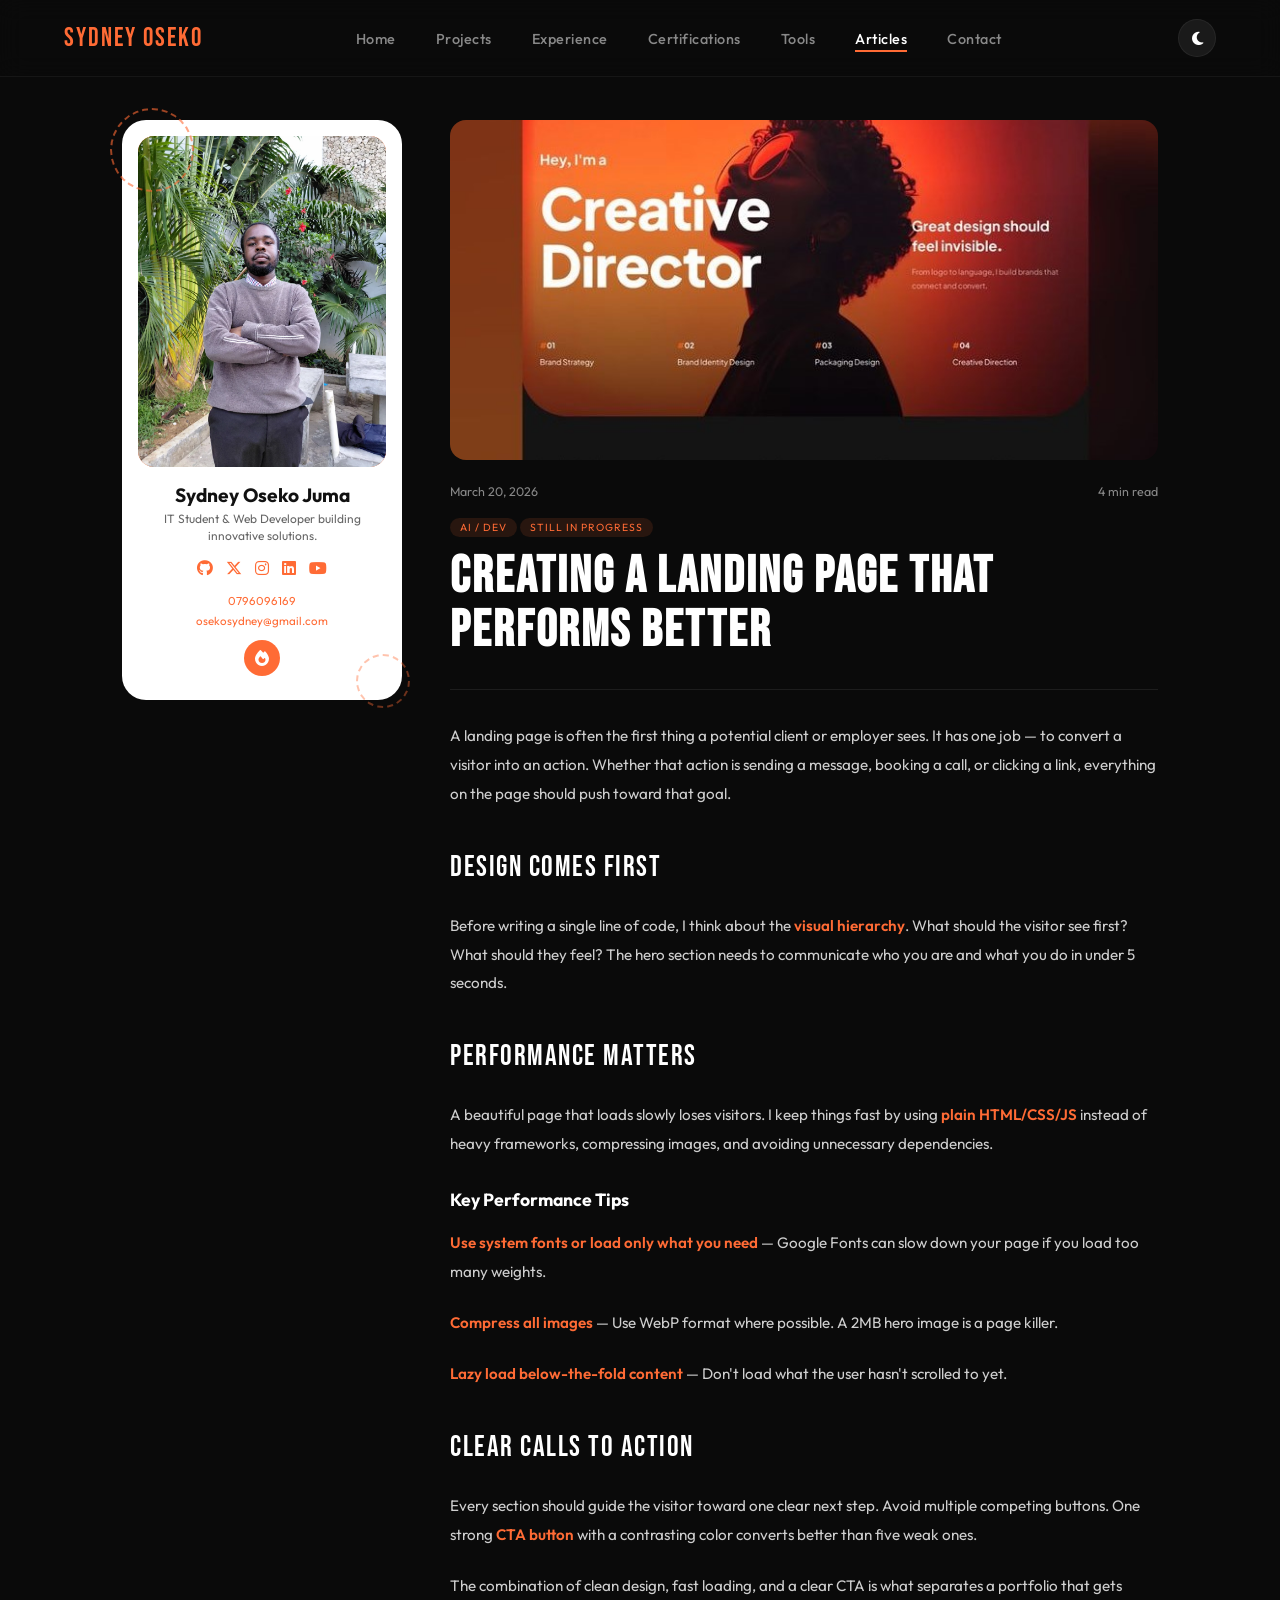
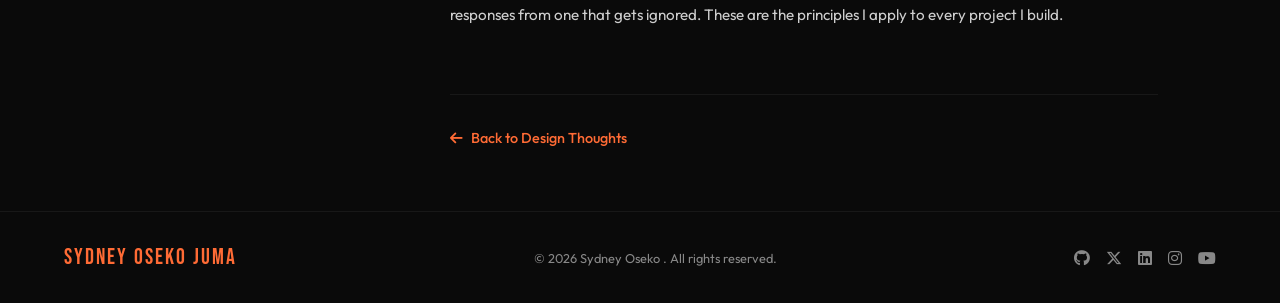
<file: blog-landing-page.html>
<!DOCTYPE html>
<html lang="en">
<head>
  <!-- Google tag (gtag.js) -->
<script async src="https://www.googletagmanager.com/gtag/js?id=G-B8QDLP6CZQ"></script>
<script>
  window.dataLayer = window.dataLayer || [];
  function gtag(){dataLayer.push(arguments);}
  gtag('js', new Date());

  gtag('config', 'G-B8QDLP6CZQ');
</script>
<meta charset="UTF-8">
<script>
  // Apply saved theme before first paint to avoid a flash of the wrong theme
  (function() {
    try {
      var saved = localStorage.getItem('theme');
      if (saved === 'light') document.documentElement.setAttribute('data-theme', 'light');
    } catch (e) {}
  })();
</script>
<meta name="viewport" content="width=device-width, initial-scale=1.0">
<title>Creating a Landing Page that Performs — Sydney Oseko</title>
<link href="https://fonts.googleapis.com/css2?family=Bebas+Neue&family=Outfit:wght@300;400;500;600;700;900&display=swap" rel="stylesheet">
<link rel="stylesheet" href="https://cdnjs.cloudflare.com/ajax/libs/font-awesome/6.5.0/css/all.min.css">
<!-- Same stylesheet as the main site, so fonts, colours, nav and footer match exactly -->
<link rel="stylesheet" href="style.css">
<style>
  /* ---- Blog layout (everything else comes from style.css) ---- */
  .page-wrap {
    display: grid;
    grid-template-columns: 280px 1fr;
    gap: 3rem;
    max-width: 1100px;
    margin: 0 auto;
    padding: 7.5rem 2rem 4rem;
    align-items: start;
  }

  /* Author card: same look as the hero card on the main page, no floating */
  .author-card {
    position: sticky;
    top: 90px;
    width: 280px;
    background: var(--white);
    border-radius: 24px;
    padding: 1rem;
  }
  .author-card::before {
    content: '';
    position: absolute;
    top: -12px; left: -12px;
    width: 80px; height: 80px;
    border: 2px dashed var(--orange);
    border-radius: 50%;
    opacity: 0.6;
  }
  .author-card::after {
    content: '';
    position: absolute;
    bottom: -8px; right: -8px;
    width: 50px; height: 50px;
    border: 2px dashed var(--orange);
    border-radius: 50%;
    opacity: 0.4;
  }

  /* Article */
  .blog-content { min-width: 0; }
  .blog-hero-img { width: 100%; height: 340px; border-radius: 16px; overflow: hidden; margin-bottom: 1.5rem; background: var(--card-bg); }
  .blog-hero-img img { width: 100%; height: 100%; object-fit: cover; }
  .blog-hero-img-placeholder { width: 100%; height: 100%; background: linear-gradient(135deg, var(--dark3), var(--dark2)); }
  .blog-meta { display: flex; justify-content: space-between; align-items: center; margin-bottom: 1rem; font-size: 0.78rem; color: var(--gray); }
  .blog-tag { display: inline-block; background: rgba(255,107,53,0.12); color: var(--orange); font-size: 0.65rem; padding: 3px 10px; border-radius: 20px; letter-spacing: 1px; text-transform: uppercase; margin-bottom: 0.8rem; }
  .blog-title { font-family: 'Bebas Neue', sans-serif; font-size: clamp(2rem, 5vw, 3.2rem); line-height: 1.05; letter-spacing: 2px; margin-bottom: 2rem; color: var(--white); }
  .blog-divider { height: 1px; background: var(--border-med); margin-bottom: 2rem; }
  .blog-body { font-size: 0.95rem; line-height: 1.9; color: color-mix(in srgb, var(--white) 80%, transparent); }
  .blog-body p { margin-bottom: 1.4rem; }
  .blog-body h2 { font-family: 'Bebas Neue', sans-serif; font-size: 1.8rem; letter-spacing: 1.5px; color: var(--white); margin: 2rem 0 1rem; font-weight: 400; }
  .blog-body h3 { font-size: 1.1rem; font-weight: 700; color: var(--white); margin: 1.5rem 0 0.8rem; }
  .blog-body strong { color: var(--orange); font-weight: 600; }
  .back-section { margin-top: 4rem; padding-top: 2rem; border-top: 1px solid var(--border-soft); }
  .back-section a { display: inline-flex; align-items: center; gap: 0.5rem; color: var(--orange); text-decoration: none; font-size: 0.9rem; font-weight: 500; transition: gap 0.2s; }
  .back-section a:hover { gap: 0.8rem; }

  @media (max-width: 900px) {
    .page-wrap { grid-template-columns: 1fr; padding: 6rem 1.2rem 3rem; gap: 2.5rem; }
    .author-card { position: relative; top: 0; width: 240px; margin: 0 auto; }
    .blog-hero-img { height: 220px; }
  }
</style>

</head>
<body>

<!-- NAV (same as the main site) -->
<nav>
  <a href="index.html#home" class="nav-logo">Sydney Oseko</a>
  <ul class="nav-links">
    <li><a href="index.html#home">Home</a></li>
    <li><a href="index.html#projects">Projects</a></li>
    <li><a href="index.html#experience">Experience</a></li>
    <li><a href="certifications.html">Certifications</a></li>
    <li><a href="index.html#tools">Tools</a></li>
    <li><a href="index.html#thoughts" class="active">Articles</a></li>
    <li><a href="index.html#contact">Contact</a></li>
  </ul>
  <button class="theme-toggle" id="themeToggle" onclick="toggleTheme()" title="Toggle light/dark mode" aria-label="Toggle light/dark mode">
    <i class="fas fa-moon"></i>
  </button>
  <div class="hamburger" onclick="toggleMenu()"><i class="fas fa-bars"></i></div>
</nav>

<!-- MOBILE MENU -->
<div class="mobile-menu" id="mobileMenu">
  <a href="index.html#home">Home</a>
  <a href="index.html#projects">Projects</a>
  <a href="index.html#experience">Experience</a>
  <a href="certifications.html">Certifications</a>
  <a href="index.html#tools">Tools</a>
  <a href="index.html#thoughts">Articles</a>
  <a href="index.html#contact">Contact</a>
</div>

<div class="page-wrap">
  <!-- AUTHOR CARD (same details as the main page) -->
  <aside class="author-card">
    <div class="card-photo">
      <img src="sydney.webp" alt="Sydney Oseko Juma"
        onerror="this.style.display='none'; this.nextElementSibling.style.display='flex';">
      <div class="card-photo-placeholder" style="display:none;">
        <i class="fas fa-user"></i>
      </div>
    </div>
    <div class="card-info">
      <h3>Sydney Oseko Juma</h3>
      <p>IT Student & Web Developer building innovative solutions.</p>
      <div class="card-socials">
        <a href="https://github.com/Oseko-del" target="_blank" title="GitHub"><i class="fab fa-github"></i></a>
        <a href="https://x.com/Oseko_17" target="_blank" title="Twitter/X"><i class="fab fa-x-twitter"></i></a>
        <a href="https://www.instagram.com/oseko_17?igsh=eHN3bjQ2MDZmbGsz" target="_blank" title="Instagram"><i class="fab fa-instagram"></i></a>
        <a href="https://www.linkedin.com/in/sydney-oseko" target="_blank" title="LinkedIn"><i class="fa-brands fa-linkedin"></i></a>
        <a href="https://youtube.com/@Oseko_17" target="_blank" title="YouTube"><i class="fab fa-youtube"></i></a>
      </div>
      <div class="card-contact">
        <a href="tel:+254796096169">0796096169</a>
        <a href="mailto:osekosydney@gmail.com">osekosydney@gmail.com</a>
      </div>
      <div class="flame-badge"><i class="fas fa-fire"></i></div>
    </div>
  </aside>

  <!-- ARTICLE -->
  <article class="blog-content">
    <div class="blog-hero-img">
      <img src="landing page.jpg" alt="Landing Page Design" onerror="this.style.display='none'; this.nextElementSibling.style.display='flex';">
      <div class="blog-hero-img-placeholder" style="display:none;"></div>
    </div>
    <div class="blog-meta">
      <span>March 20, 2026</span>
      <span>4 min read</span>
    </div>
    <span class="blog-tag">AI / Dev</span>
    <span class="blog-tag">Still in progress</span>
    <h1 class="blog-title">Creating a Landing Page that Performs Better</h1>
    <div class="blog-divider"></div>
    <div class="blog-body">
      <p>A landing page is often the first thing a potential client or employer sees. It has one job — to convert a visitor into an action. Whether that action is sending a message, booking a call, or clicking a link, everything on the page should push toward that goal.</p>

      <h2>Design Comes First</h2>
      <p>Before writing a single line of code, I think about the <strong>visual hierarchy</strong>. What should the visitor see first? What should they feel? The hero section needs to communicate who you are and what you do in under 5 seconds.</p>

      <h2>Performance Matters</h2>
      <p>A beautiful page that loads slowly loses visitors. I keep things fast by using <strong>plain HTML/CSS/JS</strong> instead of heavy frameworks, compressing images, and avoiding unnecessary dependencies.</p>

      <h3>Key Performance Tips</h3>
      <p><strong>Use system fonts or load only what you need</strong> — Google Fonts can slow down your page if you load too many weights.</p>
      <p><strong>Compress all images</strong> — Use WebP format where possible. A 2MB hero image is a page killer.</p>
      <p><strong>Lazy load below-the-fold content</strong> — Don't load what the user hasn't scrolled to yet.</p>

      <h2>Clear Calls to Action</h2>
      <p>Every section should guide the visitor toward one clear next step. Avoid multiple competing buttons. One strong <strong>CTA button</strong> with a contrasting color converts better than five weak ones.</p>

      <p>The combination of clean design, fast loading, and a clear CTA is what separates a portfolio that gets responses from one that gets ignored. These are the principles I apply to every project I build.</p>
    </div>
    <div class="back-section">
      <a href="index.html#thoughts"><i class="fas fa-arrow-left"></i> Back to Design Thoughts</a>
    </div>
  </article>
</div>

<!-- FOOTER (same as the main site) -->
<footer style="padding-bottom: 2rem;">
  <div class="logo">Sydney Oseko juma</div>
  <p>© 2026 Sydney Oseko . All rights reserved.</p>
  <div class="foot-socials">
    <a href="https://github.com/Oseko-del" target="_blank"><i class="fab fa-github"></i></a>
    <a href="https://x.com/Oseko_17" target="_blank"><i class="fab fa-x-twitter"></i></a>
    <a href="https://www.linkedin.com/in/sydney-oseko" target="_blank" title="LinkedIn"><i class="fa-brands fa-linkedin"></i></a>
    <a href="https://www.instagram.com/oseko_17?igsh=eHN3bjQ2MDZmbGsz" target="_blank"><i class="fab fa-instagram"></i></a>
    <a href="https://youtube.com/@yourusername" target="_blank"><i class="fab fa-youtube"></i></a>
  </div>
</footer>

<script>
  // Small self-contained script for this page (theme toggle + mobile menu)
  function syncThemeIcon() {
    var i = document.querySelector('#themeToggle i');
    if (!i) return;
    i.className = document.documentElement.getAttribute('data-theme') === 'light' ? 'fas fa-sun' : 'fas fa-moon';
  }
  function toggleTheme() {
    var root = document.documentElement;
    var light = root.getAttribute('data-theme') === 'light';
    if (light) root.removeAttribute('data-theme'); else root.setAttribute('data-theme', 'light');
    try { localStorage.setItem('theme', light ? 'dark' : 'light'); } catch (e) {}
    syncThemeIcon();
  }
  function toggleMenu() {
    document.getElementById('mobileMenu').classList.toggle('open');
  }
  syncThemeIcon();
</script>
</body>
</html>
</file>
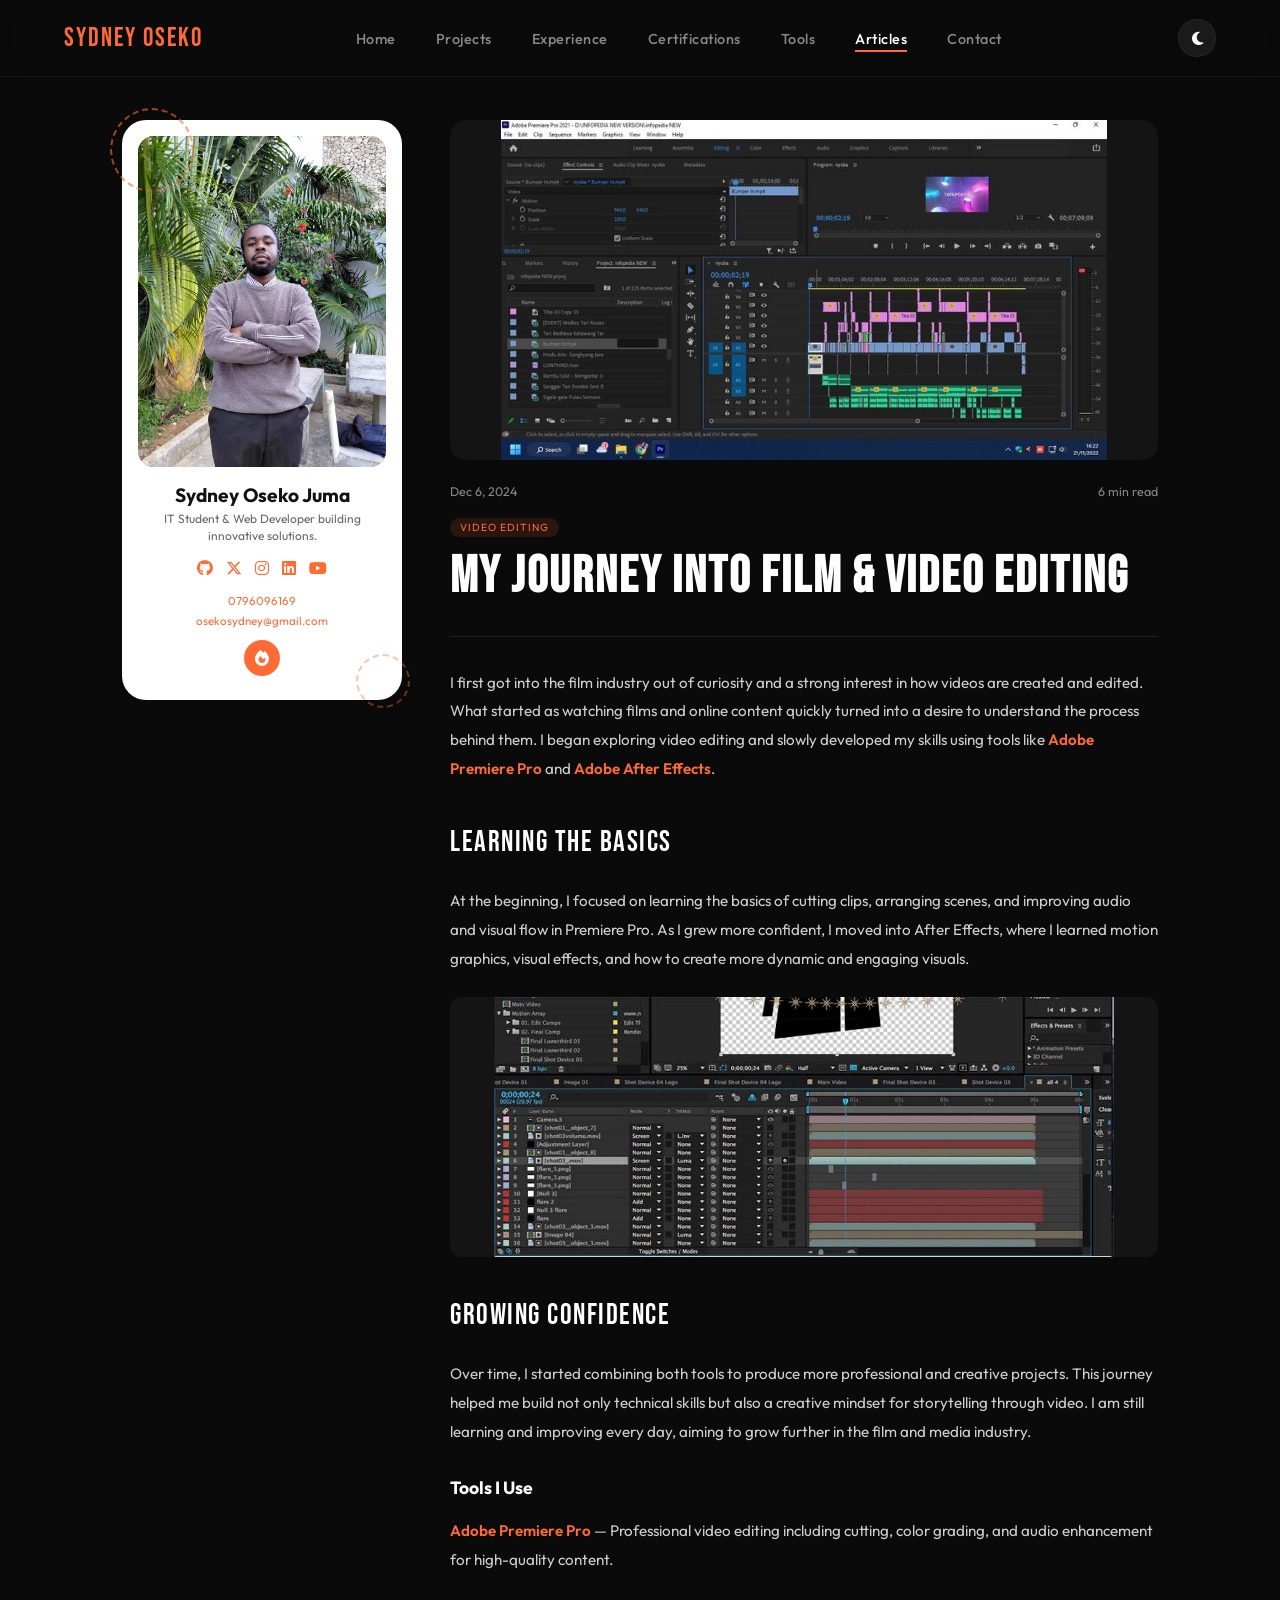
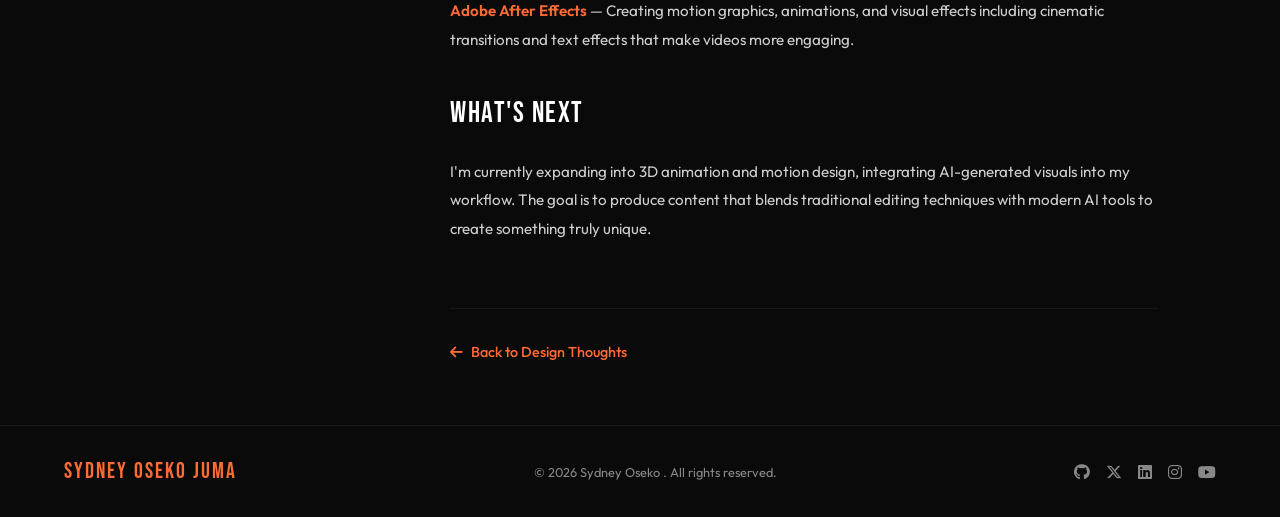
<file: blog-video-editing.html>
<!DOCTYPE html>
<html lang="en">
<head>
  <!-- Google tag (gtag.js) -->
<script async src="https://www.googletagmanager.com/gtag/js?id=G-B8QDLP6CZQ"></script>
<script>
  window.dataLayer = window.dataLayer || [];
  function gtag(){dataLayer.push(arguments);}
  gtag('js', new Date());

  gtag('config', 'G-B8QDLP6CZQ');
</script>
<meta charset="UTF-8">
<script>
  // Apply saved theme before first paint to avoid a flash of the wrong theme
  (function() {
    try {
      var saved = localStorage.getItem('theme');
      if (saved === 'light') document.documentElement.setAttribute('data-theme', 'light');
    } catch (e) {}
  })();
</script>
<meta name="viewport" content="width=device-width, initial-scale=1.0">
<title>My Journey into Video Editing — Sydney Oseko</title>
<link href="https://fonts.googleapis.com/css2?family=Bebas+Neue&family=Outfit:wght@300;400;500;600;700;900&display=swap" rel="stylesheet">
<link rel="stylesheet" href="https://cdnjs.cloudflare.com/ajax/libs/font-awesome/6.5.0/css/all.min.css">
<!-- Same stylesheet as the main site, so fonts, colours, nav and footer match exactly -->
<link rel="stylesheet" href="style.css">
<style>
  /* ---- Blog layout (everything else comes from style.css) ---- */
  .page-wrap {
    display: grid;
    grid-template-columns: 280px 1fr;
    gap: 3rem;
    max-width: 1100px;
    margin: 0 auto;
    padding: 7.5rem 2rem 4rem;
    align-items: start;
  }

  /* Author card: same look as the hero card on the main page, no floating */
  .author-card {
    position: sticky;
    top: 90px;
    width: 280px;
    background: var(--white);
    border-radius: 24px;
    padding: 1rem;
  }
  .author-card::before {
    content: '';
    position: absolute;
    top: -12px; left: -12px;
    width: 80px; height: 80px;
    border: 2px dashed var(--orange);
    border-radius: 50%;
    opacity: 0.6;
  }
  .author-card::after {
    content: '';
    position: absolute;
    bottom: -8px; right: -8px;
    width: 50px; height: 50px;
    border: 2px dashed var(--orange);
    border-radius: 50%;
    opacity: 0.4;
  }

  /* Article */
  .blog-content { min-width: 0; }
  .blog-hero-img { width: 100%; height: 340px; border-radius: 16px; overflow: hidden; margin-bottom: 1.5rem; background: var(--card-bg); }
  .blog-hero-img img { width: 100%; height: 100%; object-fit: contain; display: block; }
  .blog-meta { display: flex; justify-content: space-between; align-items: center; margin-bottom: 1rem; font-size: 0.78rem; color: var(--gray); }
  .blog-tag { display: inline-block; background: rgba(255,107,53,0.12); color: var(--orange); font-size: 0.65rem; padding: 3px 10px; border-radius: 20px; letter-spacing: 1px; text-transform: uppercase; margin-bottom: 0.8rem; }
  .blog-title { font-family: 'Bebas Neue', sans-serif; font-size: clamp(2rem, 5vw, 3.2rem); line-height: 1.05; letter-spacing: 2px; margin-bottom: 2rem; color: var(--white); }
  .blog-divider { height: 1px; background: var(--border-med); margin-bottom: 2rem; }
  .blog-body { font-size: 0.95rem; line-height: 1.9; color: color-mix(in srgb, var(--white) 80%, transparent); }
  .blog-body p { margin-bottom: 1.4rem; }
  .blog-body h2 { font-family: 'Bebas Neue', sans-serif; font-size: 1.8rem; letter-spacing: 1.5px; color: var(--white); margin: 2rem 0 1rem; font-weight: 400; }
  .blog-body h3 { font-size: 1.1rem; font-weight: 700; color: var(--white); margin: 1.5rem 0 0.8rem; }
  .blog-body strong { color: var(--orange); font-weight: 600; }
  .blog-body .inline-img { width: 100%; height: 260px; border-radius: 12px; margin: 1.5rem 0; overflow: hidden; background: var(--card-bg); }
  .blog-body .inline-img img { width: 100%; height: 100%; object-fit: contain; display: block; }
  .back-section { margin-top: 4rem; padding-top: 2rem; border-top: 1px solid var(--border-soft); }
  .back-section a { display: inline-flex; align-items: center; gap: 0.5rem; color: var(--orange); text-decoration: none; font-size: 0.9rem; font-weight: 500; transition: gap 0.2s; }
  .back-section a:hover { gap: 0.8rem; }

  @media (max-width: 900px) {
    .page-wrap { grid-template-columns: 1fr; padding: 6rem 1.2rem 3rem; gap: 2.5rem; }
    .author-card { position: relative; top: 0; width: 240px; margin: 0 auto; }
    .blog-hero-img { height: 220px; }
    .blog-body .inline-img { height: 200px; }
  }
</style>
</head>
<body>

<!-- NAV (same as the main site) -->
<nav>
  <a href="index.html#home" class="nav-logo">Sydney Oseko</a>
  <ul class="nav-links">
    <li><a href="index.html#home">Home</a></li>
    <li><a href="index.html#projects">Projects</a></li>
    <li><a href="index.html#experience">Experience</a></li>
    <li><a href="certifications.html">Certifications</a></li>
    <li><a href="index.html#tools">Tools</a></li>
    <li><a href="index.html#thoughts" class="active">Articles</a></li>
    <li><a href="index.html#contact">Contact</a></li>
  </ul>
  <button class="theme-toggle" id="themeToggle" onclick="toggleTheme()" title="Toggle light/dark mode" aria-label="Toggle light/dark mode">
    <i class="fas fa-moon"></i>
  </button>
  <div class="hamburger" onclick="toggleMenu()"><i class="fas fa-bars"></i></div>
</nav>

<!-- MOBILE MENU -->
<div class="mobile-menu" id="mobileMenu">
  <a href="index.html#home">Home</a>
  <a href="index.html#projects">Projects</a>
  <a href="index.html#experience">Experience</a>
  <a href="certifications.html">Certifications</a>
  <a href="index.html#tools">Tools</a>
  <a href="index.html#thoughts">Articles</a>
  <a href="index.html#contact">Contact</a>
</div>

<div class="page-wrap">
  <!-- AUTHOR CARD (same details as the main page) -->
  <aside class="author-card">
    <div class="card-photo">
      <img src="sydney.webp" alt="Sydney Oseko Juma"
        onerror="this.style.display='none'; this.nextElementSibling.style.display='flex';">
      <div class="card-photo-placeholder" style="display:none;">
        <i class="fas fa-user"></i>
      </div>
    </div>
    <div class="card-info">
      <h3>Sydney Oseko Juma</h3>
      <p>IT Student & Web Developer building innovative solutions.</p>
      <div class="card-socials">
        <a href="https://github.com/Oseko-del" target="_blank" title="GitHub"><i class="fab fa-github"></i></a>
        <a href="https://x.com/Oseko_17" target="_blank" title="Twitter/X"><i class="fab fa-x-twitter"></i></a>
        <a href="https://www.instagram.com/oseko_17?igsh=eHN3bjQ2MDZmbGsz" target="_blank" title="Instagram"><i class="fab fa-instagram"></i></a>
        <a href="https://www.linkedin.com/in/sydney-oseko" target="_blank" title="LinkedIn"><i class="fa-brands fa-linkedin"></i></a>
        <a href="https://youtube.com/@yourusername" target="_blank" title="YouTube"><i class="fab fa-youtube"></i></a>
      </div>
      <div class="card-contact">
        <a href="tel:+254796096169">0796096169</a>
        <a href="mailto:osekosydney@gmail.com">osekosydney@gmail.com</a>
      </div>
      <div class="flame-badge"><i class="fas fa-fire"></i></div>
    </div>
  </aside>

  <!-- ARTICLE -->
  <article class="blog-content">
    <div class="blog-hero-img">
      <img src="pr%20pro.jpg" alt="Adobe Premiere Pro">
    </div>

    <div class="blog-meta">
      <span>Dec 6, 2024</span>
      <span>6 min read</span>
    </div>

    <span class="blog-tag">Video Editing</span>

    <h1 class="blog-title">My Journey into Film &amp; Video Editing</h1>
    <div class="blog-divider"></div>

    <div class="blog-body">
      <p>
        I first got into the film industry out of curiosity and a strong interest in how videos are created and edited. What started as watching films and online content quickly turned into a desire to understand the process behind them. I began exploring video editing and slowly developed my skills using tools like <strong>Adobe Premiere Pro</strong> and <strong>Adobe After Effects</strong>.
      </p>

      <h2>Learning the Basics</h2>
      <p>
        At the beginning, I focused on learning the basics of cutting clips, arranging scenes, and improving audio and visual flow in Premiere Pro. As I grew more confident, I moved into After Effects, where I learned motion graphics, visual effects, and how to create more dynamic and engaging visuals.
      </p>

      <div class="inline-img">
        <img src="after%20effect%20workflow.jpg" alt="After Effects workflow">
      </div>

      <h2>Growing Confidence</h2>
      <p>
        Over time, I started combining both tools to produce more professional and creative projects. This journey helped me build not only technical skills but also a creative mindset for storytelling through video. I am still learning and improving every day, aiming to grow further in the film and media industry.
      </p>

      <h3>Tools I Use</h3>
      <p>
        <strong>Adobe Premiere Pro</strong> — Professional video editing including cutting, color grading, and audio enhancement for high-quality content.
      </p>
      <p>
        <strong>Adobe After Effects</strong> — Creating motion graphics, animations, and visual effects including cinematic transitions and text effects that make videos more engaging.
      </p>

      <h2>What's Next</h2>
      <p>
        I'm currently expanding into 3D animation and motion design, integrating AI-generated visuals into my workflow. The goal is to produce content that blends traditional editing techniques with modern AI tools to create something truly unique.
      </p>
    </div>

    <div class="back-section">
      <a href="index.html#thoughts"><i class="fas fa-arrow-left"></i> Back to Design Thoughts</a>
    </div>
  </article>
</div>

<!-- FOOTER (same as the main site) -->
<footer style="padding-bottom: 2rem;">
  <div class="logo">Sydney Oseko juma</div>
  <p>© 2026 Sydney Oseko . All rights reserved.</p>
  <div class="foot-socials">
    <a href="https://github.com/Oseko-del" target="_blank"><i class="fab fa-github"></i></a>
    <a href="https://x.com/Oseko_17" target="_blank"><i class="fab fa-x-twitter"></i></a>
    <a href="https://www.linkedin.com/in/sydney-oseko" target="_blank" title="LinkedIn"><i class="fa-brands fa-linkedin"></i></a>
    <a href="https://www.instagram.com/oseko_17?igsh=eHN3bjQ2MDZmbGsz" target="_blank"><i class="fab fa-instagram"></i></a>
    <a href="https://youtube.com/@yourusername" target="_blank"><i class="fab fa-youtube"></i></a>
  </div>
</footer>

<script>
  // Small self-contained script for this page (theme toggle + mobile menu)
  function syncThemeIcon() {
    var i = document.querySelector('#themeToggle i');
    if (!i) return;
    i.className = document.documentElement.getAttribute('data-theme') === 'light' ? 'fas fa-sun' : 'fas fa-moon';
  }
  function toggleTheme() {
    var root = document.documentElement;
    var light = root.getAttribute('data-theme') === 'light';
    if (light) root.removeAttribute('data-theme'); else root.setAttribute('data-theme', 'light');
    try { localStorage.setItem('theme', light ? 'dark' : 'light'); } catch (e) {}
    syncThemeIcon();
  }
  function toggleMenu() {
    document.getElementById('mobileMenu').classList.toggle('open');
  }
  syncThemeIcon();
</script>
</body>
</html>
</file>
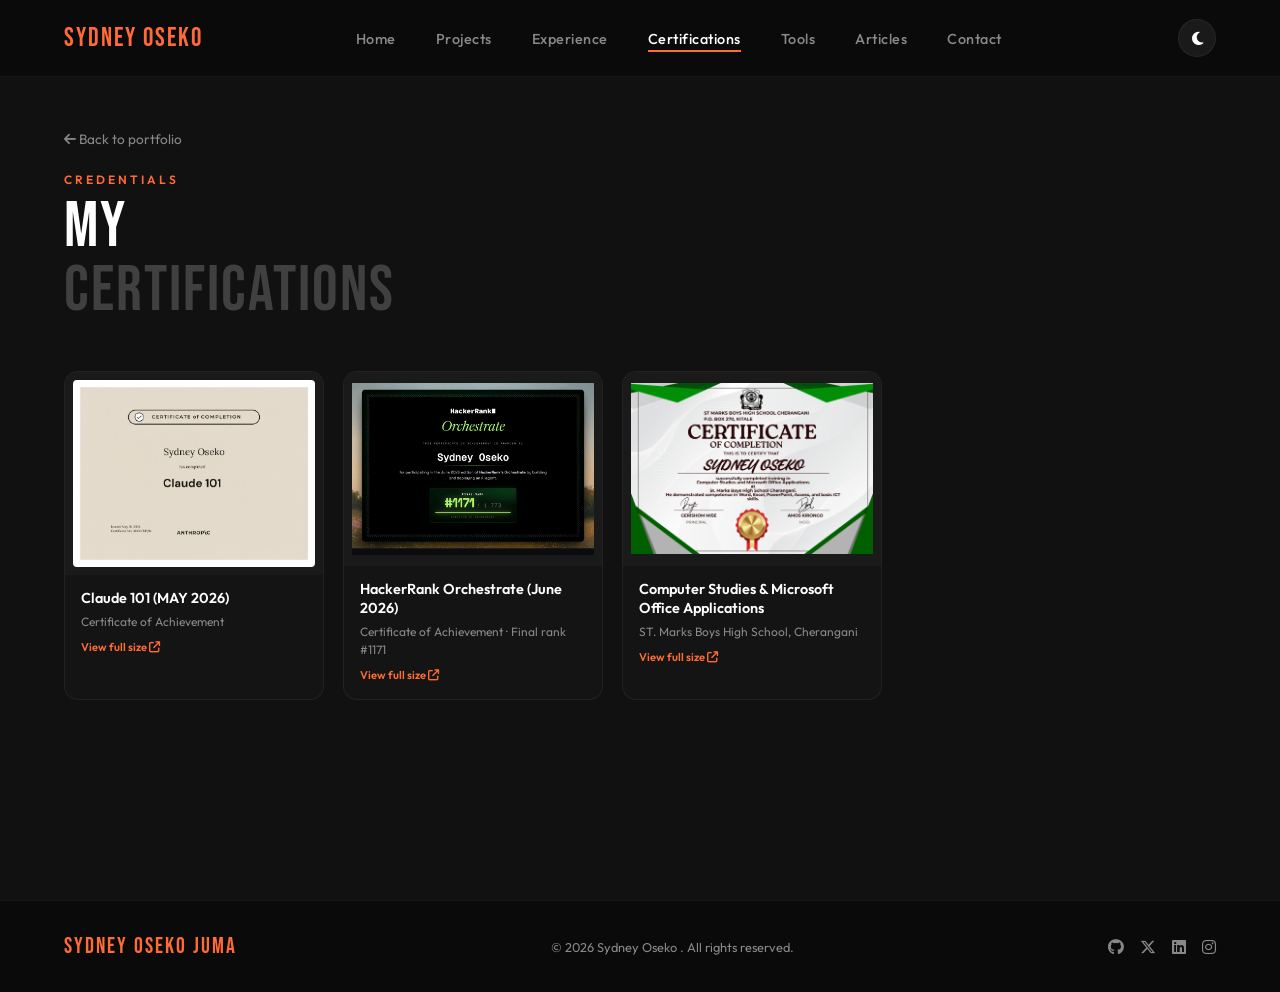
<file: certifications.html>
<!DOCTYPE html>
<html lang="en">
<head>
<meta charset="UTF-8">
<script>
  // Apply saved theme before first paint to avoid a flash of the wrong theme
  (function() {
    try {
      var saved = localStorage.getItem('theme');
      if (saved === 'light') document.documentElement.setAttribute('data-theme', 'light');
    } catch (e) {}
  })();
</script>
<meta name="viewport" content="width=device-width, initial-scale=1.0">
<title>Certifications | Sydney Oseko Juma</title>
<link href="https://fonts.googleapis.com/css2?family=Bebas+Neue&family=Outfit:wght@300;400;500;600;700;900&display=swap" rel="stylesheet">
<link rel="stylesheet" href="https://cdnjs.cloudflare.com/ajax/libs/font-awesome/6.5.0/css/all.min.css">
<link rel="stylesheet" href="style.css">
</head>
<body>

<!-- NAV -->
<nav>
  <a href="index.html#home" class="nav-logo">Sydney Oseko</a>
  <ul class="nav-links">
    <li><a href="index.html#home">Home</a></li>
    <li><a href="index.html#projects">Projects</a></li>
    <li><a href="index.html#experience">Experience</a></li>
    <li><a href="certifications.html" class="active">Certifications</a></li>
    <li><a href="index.html#tools">Tools</a></li>
    <li><a href="index.html#thoughts">Articles</a></li>
    <li><a href="index.html#contact">Contact</a></li>
  </ul>
  <button class="theme-toggle" id="themeToggle" onclick="toggleTheme()" title="Toggle light/dark mode" aria-label="Toggle light/dark mode">
    <i class="fas fa-moon"></i>
  </button>
  <div class="hamburger" onclick="toggleMenu()"><i class="fas fa-bars"></i></div>
</nav>

<!-- MOBILE MENU -->
<div class="mobile-menu" id="mobileMenu">
  <a href="index.html#home">Home</a>
  <a href="index.html#projects">Projects</a>
  <a href="index.html#experience">Experience</a>
  <a href="certifications.html">Certifications</a>
  <a href="index.html#tools">Tools</a>
  <a href="index.html#thoughts">Articles</a>
  <a href="index.html#contact">Contact</a>
</div>

<!-- CERTIFICATIONS -->
<section class="cert-page">
  <a href="index.html" class="back-link"><i class="fas fa-arrow-left"></i> Back to portfolio</a>
  <p class="section-label">Credentials</p>
  <div class="section-title">MY<br><span class="dim">CERTIFICATIONS</span></div>

  <div class="cert-grid">

     <a class="cert-card" href="certifications/claude 101 cert.png" target="_blank" rel="noopener">
      <div class="cert-img">
        <img src="certifications/claude 101 cert.png" alt="Claude 101 Certification" loading="lazy">
      </div>
      <div class="cert-body">
        <h3>Claude 101 (MAY 2026)</h3>
        <p>Certificate of Achievement </p>
        <span class="cert-verify">View full size <i class="fas fa-arrow-up-right-from-square"></i></span>
      </div>
    </a>
    
    <a class="cert-card" href="certifications/hackerrank_certification.png" target="_blank" rel="noopener">
      <div class="cert-img">
        <img src="certifications/hackerrank_certification.png" alt="HackerRank Orchestrate June 2026 certificate" loading="lazy">
      </div>
      <div class="cert-body">
        <h3>HackerRank Orchestrate (June 2026)</h3>
        <p>Certificate of Achievement &middot; Final rank #1171 </p>
        <span class="cert-verify">View full size <i class="fas fa-arrow-up-right-from-square"></i></span>
      </div>
    </a>

    <a class="cert-card" href="certifications/Sydney%20Oseko%20Computer%20Certification.png" target="_blank" rel="noopener">
      <div class="cert-img">
        <img src="certifications/Sydney%20Oseko%20Computer%20Certification.png" alt="Certificate of Completion, Computer Studies and Microsoft Office Applications" loading="lazy">
      </div>
      <div class="cert-body">
        <h3>Computer Studies &amp; Microsoft Office Applications</h3>
        <p>ST. Marks Boys High School, Cherangani</p>
        <span class="cert-verify">View full size <i class="fas fa-arrow-up-right-from-square"></i></span>
      </div>
    </a>

  </div>
</section>

<!-- FOOTER -->
<footer style="padding-bottom: 2rem;">
  <div class="logo">Sydney Oseko juma</div>
  <p>© 2026 Sydney Oseko . All rights reserved.</p>
  <div class="foot-socials">
    <a href="https://github.com/Oseko-del" target="_blank"><i class="fab fa-github"></i></a>
    <a href="https://x.com/Oseko_17" target="_blank"><i class="fab fa-x-twitter"></i></a>
    <a href="https://www.linkedin.com/in/sydney-oseko" target="_blank" title="LinkedIn"><i class="fa-brands fa-linkedin"></i></a>
    <a href="https://www.instagram.com/oseko_17?igsh=eHN3bjQ2MDZmbGsz" target="_blank"><i class="fab fa-instagram"></i></a>
  </div>
</footer>

<script>
  // Small self-contained script for this page (theme toggle + mobile menu)
  function syncThemeIcon() {
    var i = document.querySelector('#themeToggle i');
    if (!i) return;
    i.className = document.documentElement.getAttribute('data-theme') === 'light' ? 'fas fa-sun' : 'fas fa-moon';
  }
  function toggleTheme() {
    var root = document.documentElement;
    var light = root.getAttribute('data-theme') === 'light';
    if (light) root.removeAttribute('data-theme'); else root.setAttribute('data-theme', 'light');
    try { localStorage.setItem('theme', light ? 'dark' : 'light'); } catch (e) {}
    syncThemeIcon();
  }
  function toggleMenu() {
    document.getElementById('mobileMenu').classList.toggle('open');
  }
  syncThemeIcon();
</script>
</body>
</html>
</file>
<file: style.css>
:root {
  --orange: #FF6B35;
  --green: #AAFF00;
  --dark: #0a0a0a;
  --dark2: #111111;
  --dark3: #1a1a1a;
  --white: #ffffff;
  --gray: #888888;
  --card-bg: #141414;

  /* Theme-aware tokens — used instead of hardcoded rgba() everywhere */
  --border-soft: rgba(255,255,255,0.06);
  --border-med: rgba(255,255,255,0.08);
  --border-strong: rgba(255,255,255,0.15);
  --overlay-1: rgba(255,255,255,0.05);
  --overlay-2: rgba(255,255,255,0.1);
  --text-dim-1: rgba(255,255,255,0.5);
  --text-dim-2: rgba(255,255,255,0.2);
  --text-dim-3: rgba(255,255,255,0.15);
  --scrim: rgba(0,0,0,0.55);
  --shadow-soft: rgba(0,0,0,0.45);
  --on-accent: #ffffff; /* text color placed on top of orange/green buttons */
  --card-text: #111111;
  --card-text-dim: #666666;
}

/* LIGHT THEME — toggled via data-theme="light" on <html> */
html[data-theme="light"] {
  --dark: #f5f5f5;
  --dark2: #ffffff;
  --dark3: #ececec;
  --white: #0a0a0a;
  --gray: #5a5a5a;
  --card-bg: #ffffff;

  --border-soft: rgba(0,0,0,0.08);
  --border-med: rgba(0,0,0,0.1);
  --border-strong: rgba(0,0,0,0.18);
  --overlay-1: rgba(0,0,0,0.04);
  --overlay-2: rgba(0,0,0,0.08);
  --text-dim-1: rgba(0,0,0,0.55);
  --text-dim-2: rgba(0,0,0,0.25);
  --text-dim-3: rgba(0,0,0,0.18);
  --scrim: rgba(255,255,255,0.7);
  --shadow-soft: rgba(0,0,0,0.12);
  --on-accent: #ffffff;
  --card-text: #f5f5f5;
  --card-text-dim: #b5b5b5;
}

* { margin: 0; padding: 0; box-sizing: border-box; }
html { scroll-behavior: smooth; }
body {
  background: var(--dark);
  color: var(--white);
  font-family: 'Outfit', sans-serif;
  overflow-x: hidden;
  transition: background 0.3s ease, color 0.3s ease;
}
::selection { background: var(--orange); color: #fff; }
:focus-visible { outline: 2px solid var(--orange); outline-offset: 3px; }

/* NAV */
nav {
  position: fixed;
  top: 0; left: 0; right: 0;
  z-index: 100;
  display: flex;
  justify-content: space-between;
  align-items: center;
  padding: 1.2rem 4rem;
  background: color-mix(in srgb, var(--dark) 90%, transparent);
  backdrop-filter: blur(12px);
  border-bottom: 1px solid var(--overlay-1);
}
.nav-logo {
  font-family: 'Bebas Neue', sans-serif;
  font-size: 1.6rem;
  color: var(--orange);
  letter-spacing: 2px;
  text-decoration: none;
}
.nav-links {
  display: flex;
  gap: 2.5rem;
  list-style: none;
}
.nav-links a {
  color: var(--gray);
  text-decoration: none;
  font-size: 0.9rem;
  font-weight: 500;
  letter-spacing: 0.5px;
  transition: color 0.3s;
  position: relative;
}
.nav-links a::after {
  content: '';
  position: absolute;
  bottom: -4px; left: 0;
  width: 0; height: 2px;
  background: var(--orange);
  transition: width 0.3s;
}
.nav-links a:hover { color: var(--white); }
.nav-links a:hover::after { width: 100%; }
.hamburger { display: none; cursor: pointer; color: var(--white); font-size: 1.5rem; }
.theme-toggle {
  background: var(--dark3);
  border: 1px solid var(--border-soft);
  color: var(--white);
  width: 38px;
  height: 38px;
  border-radius: 50%;
  cursor: pointer;
  display: flex;
  align-items: center;
  justify-content: center;
  font-size: 0.95rem;
  margin-left: 1.5rem;
  transition: border-color 0.2s, background 0.2s, transform 0.2s;
}
.theme-toggle:hover { border-color: var(--orange); transform: rotate(15deg); }

/* HERO */
#home {
  min-height: 100vh;
  display: flex;
  align-items: center;
  padding: 8rem 4rem 4rem;
  gap: 4rem;
  position: relative;
}
/* Photo card — floating/hovering animation removed, only the fade-in stays */
.hero-card {
  flex-shrink: 0;
  width: 280px;
  background: var(--white);
  border-radius: 24px;
  padding: 1rem;
  position: relative;
  opacity: 0;
  transform: translateY(30px);
  margin-top: -220px;
  animation: fadeUp 0.8s ease forwards;
}
@keyframes fadeUp {
  to { opacity: 1; transform: translateY(0); }
}
.hero-card::before {
  content: '';
  position: absolute;
  top: -12px; left: -12px;
  width: 80px; height: 80px;
  border: 2px dashed var(--orange);
  border-radius: 50%;
  opacity: 0.6;
}
.hero-card::after {
  content: '';
  position: absolute;
  bottom: -8px; right: -8px;
  width: 50px; height: 50px;
  border: 2px dashed var(--orange);
  border-radius: 50%;
  opacity: 0.4;
}
/* Frame matches the photo's 3:4 shape so nothing is cropped or zoomed */
.card-photo {
  background: var(--orange);
  border-radius: 16px;
  width: 100%;
  aspect-ratio: 3 / 4;
  overflow: hidden;
  display: flex;
}
.card-photo img {
  width: 100%;
  height: 100%;
  object-fit: contain;
  display: block;
}
.card-photo-placeholder {
  width: 100%;
  height: 100%;
  display: flex;
  align-items: center;
  justify-content: center;
  color: var(--text-dim-1);
  font-size: 4rem;
}
.card-info {
  padding: 1rem 0.5rem 0.5rem;
  text-align: center;
}
.card-info h3 {
  font-size: 1.2rem;
  font-weight: 700;
  color: var(--card-text);
  margin-bottom: 0.3rem;
}
.card-info p {
  font-size: 0.75rem;
  color: var(--card-text-dim);
  margin-bottom: 0.8rem;
  line-height: 1.4;
}
.card-socials {
  display: flex;
  justify-content: center;
  gap: 0.8rem;
  margin-bottom: 0.8rem;
}
.card-socials a {
  color: var(--orange);
  font-size: 1rem;
  transition: transform 0.2s;
  text-decoration: none;
}
.card-socials a:hover { transform: scale(1.2); }
.card-contact {
  font-size: 0.72rem;
  color: var(--orange);
  line-height: 1.8;
}
.card-contact a {
  color: var(--orange);
  text-decoration: none;
  display: block;
}
.card-contact a:hover { text-decoration: underline; }
.flame-badge {
  width: 36px; height: 36px;
  background: var(--orange);
  border-radius: 50%;
  display: flex;
  align-items: center;
  justify-content: center;
  margin: 0.5rem auto 0;
  color: var(--on-accent);
  font-size: 1rem;
}

/* HERO TEXT */
.hero-text {
  flex: 1;
  opacity: 0;
  transform: translateX(30px);
  animation: fadeRight 0.8s ease 0.3s forwards;
}
@keyframes fadeRight {
  to { opacity: 1; transform: translateX(0); }
}
.hero-title {
  font-family: 'Bebas Neue', sans-serif;
  font-size: clamp(4rem, 8vw, 8rem);
  line-height: 0.95;
  letter-spacing: 2px;
  margin-bottom: 1rem;
}
.hero-title .dim { color: var(--text-dim-2); }
.hero-subtitle {
  color: var(--gray);
  font-size: 1rem;
  max-width: 420px;
  line-height: 1.7;
  margin-bottom: 2.5rem;
}
.hero-stats { display: flex; gap: 3rem; }
.stat-item .num {
  font-family: 'Bebas Neue', sans-serif;
  font-size: 3rem;
  color: var(--white);
  line-height: 1;
}
.stat-item .num span { color: var(--orange); }
.stat-item .label {
  font-size: 0.7rem;
  color: var(--gray);
  letter-spacing: 1px;
  text-transform: uppercase;
  margin-top: 0.2rem;
}

/* SECTION BASE */
section { padding: 6rem 4rem; scroll-margin-top: 70px; }
.section-label {
  font-size: 0.75rem;
  letter-spacing: 3px;
  text-transform: uppercase;
  color: var(--orange);
  margin-bottom: 0.5rem;
  font-weight: 600;
}
.section-title {
  font-family: 'Bebas Neue', sans-serif;
  font-size: clamp(2.5rem, 5vw, 5rem);
  line-height: 1;
  letter-spacing: 2px;
  margin-bottom: 3rem;
}
.section-title .dim { color: var(--text-dim-2); }

/* PROJECTS */
#projects { background: var(--dark2); }
.projects-grid {
  display: grid;
  grid-template-columns: repeat(auto-fit, minmax(300px, 1fr));
  gap: 1.5rem;
}
.project-card {
  background: var(--card-bg);
  border-radius: 16px;
  overflow: hidden;
  border: 1px solid var(--border-soft);
  transition: transform 0.3s, border-color 0.3s;
  cursor: pointer;
}
.project-card:hover {
  transform: translateY(-6px);
  border-color: rgba(255,107,53,0.3);
}
.project-thumb {
  height: 180px;
  display: flex;
  align-items: center;
  justify-content: center;
  position: relative;
  overflow: hidden;
}
.project-thumb-inner {
  width: 100%;
  height: 100%;
  display: flex;
  align-items: center;
  justify-content: center;
  font-size: 3rem;
}
.project-thumb-inner.orange { background: #1c1c1c; }
.project-thumb-inner.green { background: #003acc; }
.project-thumb-inner.blue { background: #dc4d0b; }
.project-thumb-inner.kejanii { background: linear-gradient(135deg, #ffffff, #b93d21); color: #ffffff; }
.project-thumb .tag {
  position: absolute;
  top: 12px; right: 12px;
  background: var(--scrim);
  color: var(--white);
  font-size: 0.65rem;
  padding: 4px 10px;
  border-radius: 20px;
  letter-spacing: 1px;
  text-transform: uppercase;
}
.project-info { padding: 1.2rem; }
.project-info h3 { font-size: 1rem; font-weight: 600; margin-bottom: 0.4rem; }
.project-info p { font-size: 0.8rem; color: var(--gray); line-height: 1.6; margin-bottom: 1rem; }
.project-stack {
  display: flex;
  flex-wrap: wrap;
  gap: 0.4rem;
  margin-bottom: 1rem;
}
.project-stack span {
  font-size: 0.65rem;
  color: var(--gray);
  background: var(--overlay-1);
  border: 1px solid var(--border-soft);
  padding: 3px 9px;
  border-radius: 20px;
  letter-spacing: 0.5px;
}
.project-links { display: flex; gap: 0.8rem; }
.project-links a {
  font-size: 0.75rem;
  color: var(--orange);
  text-decoration: none;
  border: 1px solid rgba(255,107,53,0.4);
  padding: 4px 14px;
  border-radius: 20px;
  transition: background 0.2s, color 0.2s;
}
.project-links a:hover { background: var(--orange); color: var(--on-accent); }

/* EXPERIENCE */
#experience { background: var(--dark); }
.exp-big {
  font-family: 'Bebas Neue', sans-serif;
  font-size: clamp(5rem, 12vw, 12rem);
  line-height: 0.9;
  margin-bottom: 3rem;
}
.exp-big .dim { color: var(--border-strong); }
.exp-list { display: flex; flex-direction: column; gap: 1.5rem; }
.exp-item {
  display: flex;
  gap: 2rem;
  padding: 1.5rem;
  background: var(--card-bg);
  border-radius: 16px;
  border: 1px solid var(--border-soft);
  transition: border-color 0.3s;
  align-items: flex-start;
}
.exp-item:hover { border-color: rgba(255,107,53,0.2); }
.exp-dot {
  width: 12px; height: 12px;
  background: var(--orange);
  border-radius: 50%;
  flex-shrink: 0;
  margin-top: 5px;
}
.exp-content h3 { font-size: 1rem; font-weight: 600; margin-bottom: 0.2rem; }
.exp-content .company { font-size: 0.8rem; color: var(--orange); margin-bottom: 0.4rem; }
.exp-content p { font-size: 1rem; color: var(--gray); line-height: 1.6; }
.exp-date {
  margin-left: auto;
  font-size: 0.75rem;
  color: var(--gray);
  white-space: nowrap;
  flex-shrink: 0;
}

/* CERTIFICATIONS PAGE (certifications.html) */
.cert-page { min-height: 100vh; padding-top: 8rem; background: var(--dark2); }
.back-link {
  display: inline-block;
  margin-bottom: 1.5rem;
  color: var(--gray);
  text-decoration: none;
  font-size: 0.85rem;
  transition: color 0.2s;
}
.back-link:hover { color: var(--orange); }
.nav-links a.active { color: var(--white); }
.nav-links a.active::after { width: 100%; }
.cert-grid {
  display: grid;
  grid-template-columns: repeat(auto-fill, minmax(220px, 260px));
  justify-content: start;
  gap: 1.2rem;
}
.cert-card {
  display: flex;
  flex-direction: column;
  background: var(--card-bg);
  border: 1px solid var(--border-soft);
  border-radius: 14px;
  overflow: hidden;
  text-decoration: none;
  color: inherit;
  transition: transform 0.3s, border-color 0.3s;
}
.cert-card:hover {
  transform: translateY(-4px);
  border-color: rgba(255,107,53,0.3);
}
.cert-img {
  background: var(--dark3);
  padding: 0.5rem;
  aspect-ratio: 4 / 3;
  display: flex;
  align-items: center;
  justify-content: center;
}
.cert-img img {
  width: 100%;
  height: 100%;
  object-fit: contain;
  display: block;
  border-radius: 4px;
}
.cert-body { padding: 0.9rem 1rem 1rem; }
.cert-body h3 { font-size: 0.9rem; font-weight: 600; margin-bottom: 0.25rem; line-height: 1.35; }
.cert-body p { font-size: 0.75rem; color: var(--gray); line-height: 1.5; }
.cert-verify {
  display: inline-block;
  margin-top: 0.55rem;
  font-size: 0.7rem;
  font-weight: 600;
  color: var(--orange);
}

/* TOOLS */
#tools, #tech-stack { background: var(--dark2); }
.tools-grid {
  display: grid;
  grid-template-columns: repeat(auto-fit, minmax(160px, 1fr));
  gap: 1rem;
}
.tool-card {
  background: var(--card-bg);
  border-radius: 16px;
  padding: 1.5rem 1rem;
  text-align: center;
  border: 1px solid var(--border-soft);
  transition: transform 0.3s;
  cursor: default;
}
.tool-card:hover { transform: translateY(-4px); }

.tool-icon { font-size: 2rem; margin-bottom: 0.8rem; display: block; }
.tool-card h4 { font-size: 0.85rem; font-weight: 600; margin-bottom: 0.3rem; }
.tool-card p { font-size: 0.72rem; color: var(--gray); line-height: 1.5; }

/* THOUGHTS */
#thoughts { background: var(--dark); }
.thoughts-grid {
  display: grid;
  grid-template-columns: repeat(auto-fit, minmax(280px, 1fr));
  gap: 1.5rem;
}
.thought-card {
  background: var(--card-bg);
  border-radius: 16px;
  padding: 1.5rem;
  border: 1px solid var(--border-soft);
  transition: transform 0.3s;
}
.thought-card:hover { transform: translateY(-4px); }
.thought-tag {
  display: inline-block;
  background: rgba(255,107,53,0.12);
  color: var(--orange);
  font-size: 0.65rem;
  padding: 3px 10px;
  border-radius: 20px;
  letter-spacing: 1px;
  text-transform: uppercase;
  margin-bottom: 0.8rem;
}
.thought-card h3 { font-size: 1rem; font-weight: 600; margin-bottom: 0.5rem; line-height: 1.4; }
.thought-card p { font-size: 0.8rem; color: var(--gray); line-height: 1.6; }

/* CONTACT */
#contact { background: var(--dark2); }
.contact-wrap {
  display: grid;
  grid-template-columns: 1fr 1fr;
  gap: 4rem;
  align-items: start;
}
.contact-info h2 {
  font-family: 'Bebas Neue', sans-serif;
  font-size: clamp(2rem, 4vw, 3.5rem);
  line-height: 1;
  margin-bottom: 1rem;
  letter-spacing: 2px;
}
.contact-info p { color: var(--gray); font-size: 0.9rem; line-height: 1.7; margin-bottom: 2rem; }
.contact-detail {
  display: flex;
  align-items: center;
  gap: 1rem;
  margin-bottom: 1rem;
  color: var(--gray);
  font-size: 0.9rem;
}
.contact-detail i { color: var(--orange); font-size: 1.1rem; width: 20px; }
.contact-detail a { color: var(--orange); text-decoration: none; }
.contact-detail a:hover { text-decoration: underline; }
.contact-form { display: flex; flex-direction: column; gap: 1rem; }
.form-row { display: grid; grid-template-columns: 1fr 1fr; gap: 1rem; }
.form-group { display: flex; flex-direction: column; gap: 0.4rem; }
.form-group label { font-size: 0.8rem; color: var(--gray); font-weight: 500; }
.form-group input,
.form-group select,
.form-group textarea {
  background: var(--card-bg);
  border: 1px solid var(--border-med);
  border-radius: 10px;
  padding: 0.8rem 1rem;
  color: var(--white);
  font-family: 'Outfit', sans-serif;
  font-size: 0.9rem;
  outline: none;
  transition: border-color 0.3s;
}
.form-group input:focus,
.form-group select:focus,
.form-group textarea:focus { border-color: var(--orange); }
.form-group select option { background: var(--dark3); color: var(--white); }
.form-group textarea { resize: vertical; min-height: 120px; }
.btn-submit {
  background: var(--orange);
  color: var(--on-accent);
  border: none;
  padding: 1rem 2rem;
  border-radius: 10px;
  font-family: 'Outfit', sans-serif;
  font-size: 1rem;
  font-weight: 600;
  cursor: pointer;
  transition: background 0.2s, transform 0.2s;
  letter-spacing: 0.5px;
}
.btn-submit:hover { background: #d45a25; transform: translateY(-2px); }
.btn-submit:active { transform: translateY(0); }
.form-success {
  display: none;
  background: rgba(10, 225, 10, 0.44);
  border: 1px solid rgba(122, 67, 3, 0.712);
  border-radius: 10px;
  padding: 1rem;
  color: var(--green);
  font-size: 0.9rem;
  text-align: center;
}

/* FOOTER
   Extra bottom padding so the fixed chat pill never covers the footer text */
footer {
  background: var(--dark);
  border-top: 1px solid var(--border-soft);
  padding: 2rem 4rem 6rem;
  display: flex;
  justify-content: space-between;
  align-items: center;
  flex-wrap: wrap;
  gap: 1rem;
}
footer .logo {
  font-family: 'Bebas Neue', sans-serif;
  font-size: 1.4rem;
  color: var(--orange);
  letter-spacing: 2px;
}
footer p { font-size: 0.8rem; color: var(--gray); }
footer .foot-socials { display: flex; gap: 1rem; }
footer .foot-socials a {
  color: var(--gray);
  font-size: 1rem;
  text-decoration: none;
  transition: color 0.2s;
}
footer .foot-socials a:hover { color: var(--orange); }

/* SCROLL REVEAL */
.reveal {
  opacity: 0;
  transform: translateY(30px);
  transition: opacity 0.7s ease, transform 0.7s ease;
}
.reveal.visible { opacity: 1; transform: translateY(0); }

/* MOBILE MENU */
.mobile-menu {
  display: none;
  position: fixed;
  top: 54px;
  right: 0;
  left: auto;
  min-width: 180px;
  background: color-mix(in srgb, var(--dark2) 92%, transparent);
  backdrop-filter: blur(10px);
  z-index: 99;
  flex-direction: column;
  align-items: stretch;
  gap: 0;
  border-radius: 0 0 0 14px;
  border-left: 1px solid var(--border-soft);
  border-bottom: 1px solid var(--border-soft);
  padding: 0.3rem 0;
}
.mobile-menu.open { display: flex; }
.mobile-menu a {
  font-family: 'Bebas Neue', sans-serif;
  font-size: 1.4rem;
  color: var(--white);
  text-decoration: none;
  letter-spacing: 1.5px;
  padding: 0.4rem 1.1rem;
  transition: color 0.2s, background 0.2s;
}
.mobile-menu a:hover { color: var(--orange); background: var(--overlay-1); }
.mobile-close { display: none; }

/* RESPONSIVE */
@media (max-width: 900px) {
  .exp-item {
    flex-direction: column;
    gap: 0.5rem;
  }

  .exp-date {
    margin-left: 0;
  }

  .exp-content p {
    font-size: 0.82rem;
  }
  nav { padding: 0.7rem 1.2rem; }
  .nav-logo { font-size: 1.3rem; }
  .theme-toggle { width: 32px; height: 32px; font-size: 0.85rem; margin-left: 0; }
  .hamburger { font-size: 1.25rem; }
  .nav-links { display: none; }
  .hamburger { display: block; }
  #home { flex-direction: column; padding: 7rem 2rem 4rem; text-align: center; }
  .hero-card { width: 240px; margin-top: 0; }
  .hero-stats { justify-content: center; }
  section { padding: 4rem 2rem; }
  .contact-wrap { grid-template-columns: 1fr; gap: 2rem; }
  .form-row { grid-template-columns: 1fr; }
  footer { padding: 1.5rem 2rem 5.5rem; flex-direction: column; text-align: center; }
}
@media (max-width: 600px) {
  .hero-title { font-size: 3.5rem; }
  .exp-big { font-size: 5rem; }
  .hero-stats { gap: 1.5rem; }
}

a .thought-card {
  display: block;
  text-decoration: none;
  color: inherit;
}

a:focus .thought-card,
a:visited .thought-card {
  outline: none;
  border-color: var(--border-soft);
}

.thoughts-grid a { outline: none; }


/* ============================================================
   SYD-BOT — chat widget (docked in hero, pill after scroll)
============================================================ */
:root {
  --bot-orange: #d9591f;   /* matte, less shiny than --orange */
  --bot-green: #7fae1a;    /* matte green for the status dot */
}

/* ---------- Shared panel ---------- */
.syd-bot-panel {
  position: fixed;
  bottom: 6rem;
  right: 2rem;
  width: 320px;
  max-width: calc(100vw - 2rem);
  height: 420px;
  background: var(--card-bg);
  border: 1px solid var(--border-med);
  border-radius: 14px;
  display: none;
  flex-direction: column;
  overflow: hidden;
  z-index: 1001;
  box-shadow: 0 10px 28px var(--shadow-soft);
}
.syd-bot-panel.open { display: flex; }

.syd-bot-header {
  background: var(--dark3);
  color: var(--white);
  padding: 0.9rem 1rem;
  display: flex;
  align-items: center;
  justify-content: space-between;
  font-family: 'Outfit', sans-serif;
  font-weight: 600;
  font-size: 0.95rem;
  border-bottom: 1px solid var(--border-soft);
}
.syd-bot-header i.fa-robot { color: var(--bot-green); margin-right: 0.4rem; }
.syd-bot-close {
  background: none;
  border: none;
  color: var(--gray);
  cursor: pointer;
  font-size: 1rem;
}
.syd-bot-close:hover { color: var(--white); }

.syd-bot-log {
  flex: 1;
  padding: 1rem;
  overflow-y: auto;
  display: flex;
  flex-direction: column;
  gap: 0.6rem;
}
.syd-bot-msg {
  max-width: 85%;
  padding: 0.55rem 0.8rem;
  border-radius: 10px;
  font-size: 0.85rem;
  line-height: 1.4;
}
.syd-bot-msg.bot {
  background: var(--dark3);
  color: var(--white);
  align-self: flex-start;
  border-bottom-left-radius: 3px;
}
.syd-bot-msg.user {
  background: var(--bot-orange);
  color: var(--white);
  align-self: flex-end;
  border-bottom-right-radius: 3px;
}

.syd-bot-input-row {
  display: flex;
  border-top: 1px solid var(--border-soft);
}
.syd-bot-input-row input {
  flex: 1;
  background: var(--dark2);
  border: none;
  color: var(--white);
  padding: 0.8rem 1rem;
  font-family: 'Outfit', sans-serif;
  font-size: 0.85rem;
  outline: none;
}
.syd-bot-input-row input::placeholder { color: var(--gray); }
.syd-bot-input-row button {
  background: var(--bot-orange);
  border: none;
  color: var(--white);
  padding: 0 1.1rem;
  cursor: pointer;
  font-size: 0.9rem;
}
.syd-bot-input-row button:hover { opacity: 0.9; }

.syd-bot-suggestions {
  display: flex;
  flex-wrap: wrap;
  gap: 0.4rem;
  margin-top: 0.2rem;
}
.syd-bot-chip {
  background: transparent;
  border: 1px solid var(--border-strong);
  color: var(--white);
  font-family: 'Outfit', sans-serif;
  font-size: 0.75rem;
  padding: 0.4rem 0.7rem;
  border-radius: 20px;
  cursor: pointer;
  transition: border-color 0.2s, background 0.2s;
}
.syd-bot-chip:hover {
  border-color: var(--bot-orange);
  background: rgba(217,89,31,0.12);
}

/* ---------- Docked box (sits in the hero's empty right space) ---------- */
.syd-bot-dock {
  position: absolute;
  top: 68%;
  right: 8rem;
  transform: translateY(-50%);
  display: flex;
  align-items: center;
  gap: 0.7rem;
  background: var(--card-bg);
  border: 1px solid var(--overlay-2);
  border-radius: 12px;
  padding: 0.9rem 1.1rem;
  cursor: pointer;
  z-index: 5;
  transition: border-color 0.2s, background 0.2s;
}
.syd-bot-dock:hover { border-color: var(--bot-orange); background: var(--dark3); }
.syd-bot-dock i.fa-robot {
  width: 34px;
  height: 34px;
  min-width: 34px;
  border-radius: 8px;
  background: var(--bot-orange);
  color: var(--white);
  display: flex;
  align-items: center;
  justify-content: center;
  font-size: 1rem;
}
.syd-bot-dock span {
  display: flex;
  flex-direction: column;
  text-align: left;
}
.syd-bot-dock strong {
  color: var(--white);
  font-size: 0.9rem;
  font-family: 'Outfit', sans-serif;
}
.syd-bot-dock small {
  color: var(--gray);
  font-size: 0.75rem;
}

/* ---------- Pill (fixed, appears once you scroll past hero) ---------- */
.syd-bot-pill {
  position: fixed;
  bottom: 1.5rem;
  right: 1.5rem;
  display: flex;
  align-items: center;
  gap: 0.5rem;
  background: var(--bot-orange);
  color: var(--white);
  border: none;
  border-radius: 30px;
  padding: 0.6rem 1.1rem;
  font-family: 'Outfit', sans-serif;
  font-weight: 600;
  font-size: 0.8rem;
  cursor: pointer;
  z-index: 999;
  opacity: 0;
  visibility: hidden;
  transform: translateY(12px);
  transition: opacity 0.25s, transform 0.25s, visibility 0.25s;
}
.syd-bot-pill.visible {
  opacity: 1;
  visibility: visible;
  transform: translateY(0);
}
.syd-bot-pill:hover { background: #c04f19; }

/* Hide dock and pill while the panel is open */
body.syd-bot-panel-open .syd-bot-dock,
body.syd-bot-panel-open .syd-bot-pill {
  display: none;
}

@media (max-width: 900px) {
  .syd-bot-dock { display: none; } /* hero is stacked/centered on mobile, no room to dock */
}
@media (max-width: 600px) {
  .syd-bot-panel { width: 280px; height: 380px; right: 1rem; bottom: 5rem; }
  .syd-bot-pill { bottom: 1rem; right: 1rem; padding: 0.6rem 0.9rem; }
}


/* ============================================================
   HERO TERMINAL — desktop only (hidden under 1280px wide)
============================================================ */
.hero-terminal { display: none; }
@media (min-width: 1280px) {
  .hero-terminal {
    display: block;
    position: absolute;
    top: 9rem;
    right: 3rem;
    width: 340px;
    z-index: 2;
    background: #0d1117;
    border: 1px solid var(--border-strong);
    border-radius: 14px;
    overflow: hidden;
    box-shadow: 0 20px 50px var(--shadow-soft);
    font-family: ui-monospace, SFMono-Regular, Menlo, Consolas, 'Liberation Mono', monospace;
    opacity: 0;
    transform: translateX(30px);
    animation: fadeRight 0.8s ease 0.6s forwards;
  }
}
@media (min-width: 1440px) {
  .hero-terminal { width: 400px; right: 4rem; }
}
.term-bar {
  display: flex;
  align-items: center;
  gap: 0.8rem;
  padding: 0.65rem 1rem;
  background: #161b22;
  border-bottom: 1px solid rgba(255,255,255,0.08);
}
.term-dots { display: flex; gap: 6px; }
.term-dots span { width: 10px; height: 10px; border-radius: 50%; background: #ff5f56; }
.term-dots span:nth-child(2) { background: #ffbd2e; }
.term-dots span:nth-child(3) { background: #27c93f; }
.term-title { font-size: 0.7rem; color: #8b949e; }
.term-body {
  padding: 1rem 1.1rem;
  min-height: 340px;
  font-size: 0.8rem;
  line-height: 1.7;
  color: #c9d1d9;
}
.t-prompt { color: var(--orange); }
.t-cmd { color: #e6edf3; }
.t-out { color: #8b949e; margin-bottom: 0.5rem; }
.t-hi { color: var(--orange); font-weight: 600; }
.t-cursor {
  display: inline-block;
  width: 0.55em;
  height: 1.05em;
  background: var(--orange);
  vertical-align: text-bottom;
  margin-left: 2px;
  animation: termBlink 1s steps(1) infinite;
}
@keyframes termBlink { 50% { opacity: 0; } }
.term-foot {
  display: flex;
  justify-content: space-between;
  align-items: center;
  gap: 0.8rem;
  padding: 0.7rem 1.1rem;
  border-top: 1px solid rgba(255,255,255,0.08);
  font-size: 0.72rem;
}
.term-status { display: flex; align-items: center; gap: 0.5rem; color: #c9d1d9; }
.term-live {
  width: 8px;
  height: 8px;
  border-radius: 50%;
  background: #3ddc84;
  animation: termPulse 2s infinite;
}
@keyframes termPulse {
  0%   { box-shadow: 0 0 0 0 rgba(61,220,132,0.6); }
  70%  { box-shadow: 0 0 0 7px rgba(61,220,132,0); }
  100% { box-shadow: 0 0 0 0 rgba(61,220,132,0); }
}
.term-link { color: var(--orange); text-decoration: none; white-space: nowrap; }
.term-link:hover { text-decoration: underline; }

/* Respect people who turn animations off in their OS */
@media (prefers-reduced-motion: reduce) {
  *, *::before, *::after {
    animation-duration: 0.01ms !important;
    animation-iteration-count: 1 !important;
    transition-duration: 0.01ms !important;
    scroll-behavior: auto !important;
  }
}
</file>
<file: files/style.css>
:root {
  --orange: #FF6B35;
  --green: #AAFF00;
  --dark: #0a0a0a;
  --dark2: #111111;
  --dark3: #1a1a1a;
  --white: #ffffff;
  --gray: #888888;
  --card-bg: #141414;
}

* { margin: 0; padding: 0; box-sizing: border-box; }
html { scroll-behavior: smooth; }
body {
  background: var(--dark);
  color: var(--white);
  font-family: 'Outfit', sans-serif;
  overflow-x: hidden;
}

/* NAV */
nav {
  position: fixed;
  top: 0; left: 0; right: 0;
  z-index: 100;
  display: flex;
  justify-content: space-between;
  align-items: center;
  padding: 1.2rem 4rem;
  background: rgba(10,10,10,0.85);
  backdrop-filter: blur(12px);
  border-bottom: 1px solid rgba(255,255,255,0.05);
}
.nav-logo {
  font-family: 'Bebas Neue', sans-serif;
  font-size: 1.6rem;
  color: var(--orange);
  letter-spacing: 2px;
  text-decoration: none;
}
.nav-links {
  display: flex;
  gap: 2.5rem;
  list-style: none;
}
.nav-links a {
  color: var(--gray);
  text-decoration: none;
  font-size: 0.9rem;
  font-weight: 500;
  letter-spacing: 0.5px;
  transition: color 0.3s;
  position: relative;
}
.nav-links a::after {
  content: '';
  position: absolute;
  bottom: -4px; left: 0;
  width: 0; height: 2px;
  background: var(--orange);
  transition: width 0.3s;
}
.nav-links a:hover { color: var(--white); }
.nav-links a:hover::after { width: 100%; }
.hamburger { display: none; cursor: pointer; color: var(--white); font-size: 1.5rem; }

/* HERO */
#home {
  min-height: 100vh;
  display: flex;
  align-items: center;
  padding: 8rem 4rem 4rem;
  gap: 4rem;
}
.hero-card {
  flex-shrink: 0;
  width: 280px;
  background: var(--white);
  border-radius: 24px;
  padding: 1rem;
  position: relative;
  opacity: 0;
  transform: translateY(30px);
  margin-top: -220px;
  animation: fadeUp 0.8s ease forwards, floatCard 4s ease-in-out 0.8s infinite;
}
@keyframes fadeUp {
  to { opacity: 1; transform: translateY(0); }
}
@keyframes floatCard {
  0%, 100% { transform: translateY(0px); }
  50% { transform: translateY(-12px); }
}
.hero-card::before {
  content: '';
  position: absolute;
  top: -12px; left: -12px;
  width: 80px; height: 80px;
  border: 2px dashed var(--orange);
  border-radius: 50%;
  opacity: 0.6;
}
.hero-card::after {
  content: '';
  position: absolute;
  bottom: -8px; right: -8px;
  width: 50px; height: 50px;
  border: 2px dashed var(--orange);
  border-radius: 50%;
  opacity: 0.4;
}
.card-photo {
  background: var(--orange);
  border-radius: 16px;
  height: 240px;
  overflow: hidden;
  display: flex;
  align-items: flex-end;
  justify-content: center;
}
.card-photo img {
  width: 100%;
  height: 100%;
  object-fit: cover;
  object-position: top;
}
.card-photo-placeholder {
  width: 100%;
  height: 100%;
  display: flex;
  align-items: center;
  justify-content: center;
  color: rgba(255,255,255,0.5);
  font-size: 4rem;
}
.card-info {
  padding: 1rem 0.5rem 0.5rem;
  text-align: center;
}
.card-info h3 {
  font-size: 1.2rem;
  font-weight: 700;
  color: #111;
  margin-bottom: 0.3rem;
}
.card-info p {
  font-size: 0.75rem;
  color: #666;
  margin-bottom: 0.8rem;
  line-height: 1.4;
}
.card-socials {
  display: flex;
  justify-content: center;
  gap: 0.8rem;
  margin-bottom: 0.8rem;
}
.card-socials a {
  color: var(--orange);
  font-size: 1rem;
  transition: transform 0.2s;
  text-decoration: none;
}
.card-socials a:hover { transform: scale(1.2); }
.card-contact {
  font-size: 0.72rem;
  color: var(--orange);
  line-height: 1.8;
}
.card-contact a {
  color: var(--orange);
  text-decoration: none;
  display: block;
}
.card-contact a:hover { text-decoration: underline; }
.flame-badge {
  width: 36px; height: 36px;
  background: var(--orange);
  border-radius: 50%;
  display: flex;
  align-items: center;
  justify-content: center;
  margin: 0.5rem auto 0;
  color: white;
  font-size: 1rem;
}

/* HERO TEXT */
.hero-text {
  flex: 1;
  opacity: 0;
  transform: translateX(30px);
  animation: fadeRight 0.8s ease 0.3s forwards;
}
@keyframes fadeRight {
  to { opacity: 1; transform: translateX(0); }
}
.hero-title {
  font-family: 'Bebas Neue', sans-serif;
  font-size: clamp(4rem, 8vw, 8rem);
  line-height: 0.95;
  letter-spacing: 2px;
  margin-bottom: 1rem;
}
.hero-title .dim { color: rgba(255,255,255,0.2); }
.hero-subtitle {
  color: var(--gray);
  font-size: 1rem;
  max-width: 420px;
  line-height: 1.7;
  margin-bottom: 2.5rem;
}
.hero-stats { display: flex; gap: 3rem; }
.stat-item .num {
  font-family: 'Bebas Neue', sans-serif;
  font-size: 3rem;
  color: var(--white);
  line-height: 1;
}
.stat-item .num span { color: var(--orange); }
.stat-item .label {
  font-size: 0.7rem;
  color: var(--gray);
  letter-spacing: 1px;
  text-transform: uppercase;
  margin-top: 0.2rem;
}

/* SECTION BASE */
section { padding: 6rem 4rem; }
.section-label {
  font-size: 0.75rem;
  letter-spacing: 3px;
  text-transform: uppercase;
  color: var(--orange);
  margin-bottom: 0.5rem;
  font-weight: 600;
}
.section-title {
  font-family: 'Bebas Neue', sans-serif;
  font-size: clamp(2.5rem, 5vw, 5rem);
  line-height: 1;
  letter-spacing: 2px;
  margin-bottom: 3rem;
}
.section-title .dim { color: rgba(255,255,255,0.2); }

/* PROJECTS */
#projects { background: var(--dark2); }
.projects-grid {
  display: grid;
  grid-template-columns: repeat(auto-fit, minmax(300px, 1fr));
  gap: 1.5rem;
}
.project-card {
  background: var(--card-bg);
  border-radius: 16px;
  overflow: hidden;
  border: 1px solid rgba(255,255,255,0.06);
  transition: transform 0.3s, border-color 0.3s;
  cursor: pointer;
}
.project-card:hover {
  transform: translateY(-6px);
  border-color: rgba(255,107,53,0.3);
}
.project-thumb {
  height: 180px;
  display: flex;
  align-items: center;
  justify-content: center;
  position: relative;
  overflow: hidden;
}
.project-thumb-inner {
  width: 100%;
  height: 100%;
  display: flex;
  align-items: center;
  justify-content: center;
  font-size: 3rem;
}
.project-thumb-inner.orange { background: #1c1c1c; }
.project-thumb-inner.green { background: #003acc; }
.project-thumb-inner.blue { background: #dc4d0b; }
.project-thumb .tag {
  position: absolute;
  top: 12px; right: 12px;
  background: rgba(0,0,0,0.55);
  color: var(--white);
  font-size: 0.65rem;
  padding: 4px 10px;
  border-radius: 20px;
  letter-spacing: 1px;
  text-transform: uppercase;
}
.project-info { padding: 1.2rem; }
.project-info h3 { font-size: 1rem; font-weight: 600; margin-bottom: 0.4rem; }
.project-info p { font-size: 0.8rem; color: var(--gray); line-height: 1.6; margin-bottom: 1rem; }
.project-links { display: flex; gap: 0.8rem; }
.project-links a {
  font-size: 0.75rem;
  color: var(--orange);
  text-decoration: none;
  border: 1px solid rgba(255,107,53,0.4);
  padding: 4px 14px;
  border-radius: 20px;
  transition: background 0.2s, color 0.2s;
}
.project-links a:hover { background: var(--orange); color: white; }

/* EXPERIENCE */
#experience { background: var(--dark); }
.exp-big {
  font-family: 'Bebas Neue', sans-serif;
  font-size: clamp(5rem, 12vw, 12rem);
  line-height: 0.9;
  margin-bottom: 3rem;
}
.exp-big .dim { color: rgba(255,255,255,0.15); }
.exp-list { display: flex; flex-direction: column; gap: 1.5rem; }
.exp-item {
  display: flex;
  gap: 2rem;
  padding: 1.5rem;
  background: var(--card-bg);
  border-radius: 16px;
  border: 1px solid rgba(255,255,255,0.06);
  transition: border-color 0.3s;
  align-items: flex-start;
}
.exp-item:hover { border-color: rgba(255,107,53,0.2); }
.exp-dot {
  width: 12px; height: 12px;
  background: var(--orange);
  border-radius: 50%;
  flex-shrink: 0;
  margin-top: 5px;
}
.exp-content h3 { font-size: 1rem; font-weight: 600; margin-bottom: 0.2rem; }
.exp-content .company { font-size: 0.8rem; color: var(--orange); margin-bottom: 0.4rem; }
.exp-content p { font-size: 1rem; color: var(--gray); line-height: 1.6; }
.exp-date {
  margin-left: auto;
  font-size: 0.75rem;
  color: var(--gray);
  white-space: nowrap;
  flex-shrink: 0;
}

/* TOOLS */
#tools { background: var(--dark2); }
.tools-grid {
  display: grid;
  grid-template-columns: repeat(auto-fit, minmax(160px, 1fr));
  gap: 1rem;
}
.tool-card {
  background: var(--card-bg);
  border-radius: 16px;
  padding: 1.5rem 1rem;
  text-align: center;
  border: 1px solid rgba(255,255,255,0.06);
  transition: transform 0.3s;
  cursor: default;
}
.tool-card:hover { transform: translateY(-4px); }

.tool-icon { font-size: 2rem; margin-bottom: 0.8rem; display: block; }
.tool-card h4 { font-size: 0.85rem; font-weight: 600; margin-bottom: 0.3rem; }
.tool-card p { font-size: 0.72rem; color: var(--gray); line-height: 1.5; }

/* THOUGHTS */
#thoughts { background: var(--dark); }
.thoughts-grid {
  display: grid;
  grid-template-columns: repeat(auto-fit, minmax(280px, 1fr));
  gap: 1.5rem;
}
.thought-card {
  background: var(--card-bg);
  border-radius: 16px;
  padding: 1.5rem;
  border: 1px solid rgba(255,255,255,0.06);
  transition: transform 0.3s;
}
.thought-card:hover { transform: translateY(-4px); }
.thought-tag {
  display: inline-block;
  background: rgba(255,107,53,0.12);
  color: var(--orange);
  font-size: 0.65rem;
  padding: 3px 10px;
  border-radius: 20px;
  letter-spacing: 1px;
  text-transform: uppercase;
  margin-bottom: 0.8rem;
}
.thought-card h3 { font-size: 1rem; font-weight: 600; margin-bottom: 0.5rem; line-height: 1.4; }
.thought-card p { font-size: 0.8rem; color: var(--gray); line-height: 1.6; }

/* CONTACT */
#contact { background: var(--dark2); }
.contact-wrap {
  display: grid;
  grid-template-columns: 1fr 1fr;
  gap: 4rem;
  align-items: start;
}
.contact-info h2 {
  font-family: 'Bebas Neue', sans-serif;
  font-size: clamp(2rem, 4vw, 3.5rem);
  line-height: 1;
  margin-bottom: 1rem;
  letter-spacing: 2px;
}
.contact-info p { color: var(--gray); font-size: 0.9rem; line-height: 1.7; margin-bottom: 2rem; }
.contact-detail {
  display: flex;
  align-items: center;
  gap: 1rem;
  margin-bottom: 1rem;
  color: var(--gray);
  font-size: 0.9rem;
}
.contact-detail i { color: var(--orange); font-size: 1.1rem; width: 20px; }
.contact-detail a { color: var(--orange); text-decoration: none; }
.contact-detail a:hover { text-decoration: underline; }
.contact-form { display: flex; flex-direction: column; gap: 1rem; }
.form-row { display: grid; grid-template-columns: 1fr 1fr; gap: 1rem; }
.form-group { display: flex; flex-direction: column; gap: 0.4rem; }
.form-group label { font-size: 0.8rem; color: var(--gray); font-weight: 500; }
.form-group input,
.form-group select,
.form-group textarea {
  background: var(--card-bg);
  border: 1px solid rgba(255,255,255,0.08);
  border-radius: 10px;
  padding: 0.8rem 1rem;
  color: var(--white);
  font-family: 'Outfit', sans-serif;
  font-size: 0.9rem;
  outline: none;
  transition: border-color 0.3s;
}
.form-group input:focus,
.form-group select:focus,
.form-group textarea:focus { border-color: var(--orange); }
.form-group select option { background: #1a1a1a; }
.form-group textarea { resize: vertical; min-height: 120px; }
.btn-submit {
  background: var(--orange);
  color: white;
  border: none;
  padding: 1rem 2rem;
  border-radius: 10px;
  font-family: 'Outfit', sans-serif;
  font-size: 1rem;
  font-weight: 600;
  cursor: pointer;
  transition: background 0.2s, transform 0.2s;
  letter-spacing: 0.5px;
}
.btn-submit:hover { background: #d45a25; transform: translateY(-2px); }
.btn-submit:active { transform: translateY(0); }
.form-success {
  display: none;
  background: rgba(10, 225, 10, 0.44);
  border: 1px solid rgba(122, 67, 3, 0.712);
  border-radius: 10px;
  padding: 1rem;
  color: var(--green);
  font-size: 0.9rem;
  text-align: center;
}

/* FOOTER */
footer {
  background: var(--dark);
  border-top: 1px solid rgba(255,255,255,0.06);
  padding: 2rem 4rem;
  display: flex;
  justify-content: space-between;
  align-items: center;
  flex-wrap: wrap;
  gap: 1rem;
}
footer .logo {
  font-family: 'Bebas Neue', sans-serif;
  font-size: 1.4rem;
  color: var(--orange);
  letter-spacing: 2px;
}
footer p { font-size: 0.8rem; color: var(--gray); }
footer .foot-socials { display: flex; gap: 1rem; }
footer .foot-socials a {
  color: var(--gray);
  font-size: 1rem;
  text-decoration: none;
  transition: color 0.2s;
}
footer .foot-socials a:hover { color: var(--orange); }

/* SCROLL REVEAL */
.reveal {
  opacity: 0;
  transform: translateY(30px);
  transition: opacity 0.7s ease, transform 0.7s ease;
}
.reveal.visible { opacity: 1; transform: translateY(0); }

/* MOBILE MENU */
.mobile-menu {
  display: none;
  position: fixed;
  top: 60px;
  right: 0;
  left: auto;
  width: 200px;
  background: rgba(17,17,17,0.85);
  backdrop-filter: blur(10px);
  z-index: 99;
  flex-direction: column;
  align-items: flex-start;
  justify-content: flex-start;
  gap: 0;
  border-radius: 0 0 0 16px;
  border-left: 1px solid rgba(255,255,255,0.06);
  border-bottom: 1px solid rgba(255,255,255,0.06);
  padding: 0.3rem 0;
}
.mobile-menu a {
  font-family: 'Outfit', sans-serif;
  font-size: 0.75rem;
  font-weight: 400;
  text-transform: none;
  letter-spacing: 0
  color: var(--gray);
  text-decoration: none;
  letter-spacing: 0.2px;
  padding: 0.5rem 1rem;
  width: 50%;
  transition: color 0.2s, background 0.2s;
}
.mobile-menu a:hover {
  color: var(--white);
  background: rgba(255,255,255,0.05);
}
.mobile-close { display: none; }
.mobile-menu.open { display: flex; }
.mobile-menu a {
  font-family: 'Bebas Neue', sans-serif;
  font-size: 2.5rem;
  color: var(--white);
  text-decoration: none;
  letter-spacing: 3px;
  transition: color 0.2s;
}
.mobile-menu a:hover { color: var(--orange); }
.mobile-close {
  position: absolute;
  top: 1.5rem; right: 2rem;
  font-size: 1.8rem;
  color: var(--white);
  cursor: pointer;
}

/* RESPONSIVE */
@media (max-width: 900px) {
  .exp-item {
  flex-direction: column;
  gap: 0.5rem;
}

.exp-date {
  margin-left: 0;
}

.exp-content p {
  font-size: 0.82rem;
}
  nav { padding: 1rem 2rem; }
  .nav-links { display: none; }
  .hamburger { display: block; }
  #home { flex-direction: column; padding: 7rem 2rem 4rem; text-align: center; }
  .hero-card { width: 240px; margin-top: 0; }
  .hero-stats { justify-content: center; }
  section { padding: 4rem 2rem; }
  .contact-wrap { grid-template-columns: 1fr; gap: 2rem; }
  .form-row { grid-template-columns: 1fr; }
  footer { padding: 1.5rem 2rem; flex-direction: column; text-align: center; }
}
@media (max-width: 600px) {
  .hero-title { font-size: 3.5rem; }
  .exp-big { font-size: 5rem; }
  .hero-stats { gap: 1.5rem; }
}

a .thought-card {
  display: block;
  text-decoration: none;
  color: inherit;
}

a:focus .thought-card,
a:visited .thought-card {
  outline: none;
  border-color: rgba(255,255,255,0.06);
}

.thoughts-grid a { outline: none; }
</file>
<file: files/main portofolio/files/style.css>
:root {
  --orange: #FF6B35;
  --green: #AAFF00;
  --dark: #0a0a0a;
  --dark2: #111111;
  --dark3: #1a1a1a;
  --white: #ffffff;
  --gray: #888888;
  --card-bg: #141414;
}

* { margin: 0; padding: 0; box-sizing: border-box; }
html { scroll-behavior: smooth; }
body {
  background: var(--dark);
  color: var(--white);
  font-family: 'Outfit', sans-serif;
  overflow-x: hidden;
}

/* NAV */
nav {
  position: fixed;
  top: 0; left: 0; right: 0;
  z-index: 100;
  display: flex;
  justify-content: space-between;
  align-items: center;
  padding: 1.2rem 4rem;
  background: rgba(10,10,10,0.85);
  backdrop-filter: blur(12px);
  border-bottom: 1px solid rgba(255,255,255,0.05);
}
.nav-logo {
  font-family: 'Bebas Neue', sans-serif;
  font-size: 1.6rem;
  color: var(--orange);
  letter-spacing: 2px;
  text-decoration: none;
}
.nav-links {
  display: flex;
  gap: 2.5rem;
  list-style: none;
}
.nav-links a {
  color: var(--gray);
  text-decoration: none;
  font-size: 0.9rem;
  font-weight: 500;
  letter-spacing: 0.5px;
  transition: color 0.3s;
  position: relative;
}
.nav-links a::after {
  content: '';
  position: absolute;
  bottom: -4px; left: 0;
  width: 0; height: 2px;
  background: var(--orange);
  transition: width 0.3s;
}
.nav-links a:hover { color: var(--white); }
.nav-links a:hover::after { width: 100%; }
.hamburger { display: none; cursor: pointer; color: var(--white); font-size: 1.5rem; }

/* HERO */
#home {
  min-height: 100vh;
  display: flex;
  align-items: center;
  padding: 8rem 4rem 4rem;
  gap: 4rem;
}
.hero-card {
  flex-shrink: 0;
  width: 280px;
  background: var(--white);
  border-radius: 24px;
  padding: 1rem;
  position: relative;
  opacity: 0;
  transform: translateY(30px);
  animation: fadeUp 0.8s ease forwards, floatCard 4s ease-in-out 0.8s infinite;
}
@keyframes fadeUp {
  to { opacity: 1; transform: translateY(0); }
}
@keyframes floatCard {
  0%, 100% { transform: translateY(0px); }
  50% { transform: translateY(-12px); }
}
.hero-card::before {
  content: '';
  position: absolute;
  top: -12px; left: -12px;
  width: 80px; height: 80px;
  border: 2px dashed var(--orange);
  border-radius: 50%;
  opacity: 0.6;
}
.hero-card::after {
  content: '';
  position: absolute;
  bottom: -8px; right: -8px;
  width: 50px; height: 50px;
  border: 2px dashed var(--orange);
  border-radius: 50%;
  opacity: 0.4;
}
.card-photo {
  background: var(--orange);
  border-radius: 16px;
  height: 240px;
  overflow: hidden;
  display: flex;
  align-items: flex-end;
  justify-content: center;
}
.card-photo img {
  width: 100%;
  height: 100%;
  object-fit: cover;
  object-position: top;
}
.card-photo-placeholder {
  width: 100%;
  height: 100%;
  display: flex;
  align-items: center;
  justify-content: center;
  color: rgba(255,255,255,0.5);
  font-size: 4rem;
}
.card-info {
  padding: 1rem 0.5rem 0.5rem;
  text-align: center;
}
.card-info h3 {
  font-size: 1.2rem;
  font-weight: 700;
  color: #111;
  margin-bottom: 0.3rem;
}
.card-info p {
  font-size: 0.75rem;
  color: #666;
  margin-bottom: 0.8rem;
  line-height: 1.4;
}
.card-socials {
  display: flex;
  justify-content: center;
  gap: 0.8rem;
  margin-bottom: 0.8rem;
}
.card-socials a {
  color: var(--orange);
  font-size: 1rem;
  transition: transform 0.2s;
  text-decoration: none;
}
.card-socials a:hover { transform: scale(1.2); }
.card-contact {
  font-size: 0.72rem;
  color: var(--orange);
  line-height: 1.8;
}
.card-contact a {
  color: var(--orange);
  text-decoration: none;
  display: block;
}
.card-contact a:hover { text-decoration: underline; }
.flame-badge {
  width: 36px; height: 36px;
  background: var(--orange);
  border-radius: 50%;
  display: flex;
  align-items: center;
  justify-content: center;
  margin: 0.5rem auto 0;
  color: white;
  font-size: 1rem;
}

/* HERO TEXT */
.hero-text {
  flex: 1;
  opacity: 0;
  transform: translateX(30px);
  animation: fadeRight 0.8s ease 0.3s forwards;
}
@keyframes fadeRight {
  to { opacity: 1; transform: translateX(0); }
}
.hero-title {
  font-family: 'Bebas Neue', sans-serif;
  font-size: clamp(4rem, 8vw, 8rem);
  line-height: 0.95;
  letter-spacing: 2px;
  margin-bottom: 1rem;
}
.hero-title .dim { color: rgba(255,255,255,0.2); }
.hero-subtitle {
  color: var(--gray);
  font-size: 1rem;
  max-width: 420px;
  line-height: 1.7;
  margin-bottom: 2.5rem;
}
.hero-stats { display: flex; gap: 3rem; }
.stat-item .num {
  font-family: 'Bebas Neue', sans-serif;
  font-size: 3rem;
  color: var(--white);
  line-height: 1;
}
.stat-item .num span { color: var(--orange); }
.stat-item .label {
  font-size: 0.7rem;
  color: var(--gray);
  letter-spacing: 1px;
  text-transform: uppercase;
  margin-top: 0.2rem;
}

/* SECTION BASE */
section { padding: 6rem 4rem; }
.section-label {
  font-size: 0.75rem;
  letter-spacing: 3px;
  text-transform: uppercase;
  color: var(--orange);
  margin-bottom: 0.5rem;
  font-weight: 600;
}
.section-title {
  font-family: 'Bebas Neue', sans-serif;
  font-size: clamp(2.5rem, 5vw, 5rem);
  line-height: 1;
  letter-spacing: 2px;
  margin-bottom: 3rem;
}
.section-title .dim { color: rgba(255,255,255,0.2); }

/* PROJECTS */
#projects { background: var(--dark2); }
.projects-grid {
  display: grid;
  grid-template-columns: repeat(auto-fit, minmax(300px, 1fr));
  gap: 1.5rem;
}
.project-card {
  background: var(--card-bg);
  border-radius: 16px;
  overflow: hidden;
  border: 1px solid rgba(255,255,255,0.06);
  transition: transform 0.3s, border-color 0.3s;
  cursor: pointer;
}
.project-card:hover {
  transform: translateY(-6px);
  border-color: rgba(255,107,53,0.3);
}
.project-thumb {
  height: 180px;
  display: flex;
  align-items: center;
  justify-content: center;
  position: relative;
  overflow: hidden;
}
.project-thumb-inner {
  width: 100%;
  height: 100%;
  display: flex;
  align-items: center;
  justify-content: center;
  font-size: 3rem;
}
.project-thumb-inner.orange { background: #1c1c1c; }
.project-thumb-inner.green { background: #003acc; }
.project-thumb-inner.blue { background: #dc4d0b; }
.project-thumb .tag {
  position: absolute;
  top: 12px; right: 12px;
  background: rgba(0,0,0,0.55);
  color: var(--white);
  font-size: 0.65rem;
  padding: 4px 10px;
  border-radius: 20px;
  letter-spacing: 1px;
  text-transform: uppercase;
}
.project-info { padding: 1.2rem; }
.project-info h3 { font-size: 1rem; font-weight: 600; margin-bottom: 0.4rem; }
.project-info p { font-size: 0.8rem; color: var(--gray); line-height: 1.6; margin-bottom: 1rem; }
.project-links { display: flex; gap: 0.8rem; }
.project-links a {
  font-size: 0.75rem;
  color: var(--orange);
  text-decoration: none;
  border: 1px solid rgba(255,107,53,0.4);
  padding: 4px 14px;
  border-radius: 20px;
  transition: background 0.2s, color 0.2s;
}
.project-links a:hover { background: var(--orange); color: white; }

/* EXPERIENCE */
#experience { background: var(--dark); }
.exp-big {
  font-family: 'Bebas Neue', sans-serif;
  font-size: clamp(5rem, 12vw, 12rem);
  line-height: 0.9;
  margin-bottom: 3rem;
}
.exp-big .dim { color: rgba(255,255,255,0.15); }
.exp-list { display: flex; flex-direction: column; gap: 1.5rem; }
.exp-item {
  display: flex;
  gap: 2rem;
  padding: 1.5rem;
  background: var(--card-bg);
  border-radius: 16px;
  border: 1px solid rgba(255,255,255,0.06);
  transition: border-color 0.3s;
  align-items: flex-start;
}
.exp-item:hover { border-color: rgba(255,107,53,0.2); }
.exp-dot {
  width: 12px; height: 12px;
  background: var(--orange);
  border-radius: 50%;
  flex-shrink: 0;
  margin-top: 5px;
}
.exp-content h3 { font-size: 1rem; font-weight: 600; margin-bottom: 0.2rem; }
.exp-content .company { font-size: 0.8rem; color: var(--orange); margin-bottom: 0.4rem; }
.exp-content p { font-size: 1rem; color: var(--gray); line-height: 1.6; }
.exp-date {
  margin-left: auto;
  font-size: 0.75rem;
  color: var(--gray);
  white-space: nowrap;
  flex-shrink: 0;
}

/* TOOLS */
#tools { background: var(--dark2); }
.tools-grid {
  display: grid;
  grid-template-columns: repeat(auto-fit, minmax(160px, 1fr));
  gap: 1rem;
}
.tool-card {
  background: var(--card-bg);
  border-radius: 16px;
  padding: 1.5rem 1rem;
  text-align: center;
  border: 1px solid rgba(255,255,255,0.06);
  transition: transform 0.3s;
  cursor: default;
}
.tool-card:hover { transform: translateY(-4px); }

.tool-icon { font-size: 2rem; margin-bottom: 0.8rem; display: block; }
.tool-card h4 { font-size: 0.85rem; font-weight: 600; margin-bottom: 0.3rem; }
.tool-card p { font-size: 0.72rem; color: var(--gray); line-height: 1.5; }

/* THOUGHTS */
#thoughts { background: var(--dark); }
.thoughts-grid {
  display: grid;
  grid-template-columns: repeat(auto-fit, minmax(280px, 1fr));
  gap: 1.5rem;
}
.thought-card {
  background: var(--card-bg);
  border-radius: 16px;
  padding: 1.5rem;
  border: 1px solid rgba(255,255,255,0.06);
  transition: transform 0.3s;
}
.thought-card:hover { transform: translateY(-4px); }
.thought-tag {
  display: inline-block;
  background: rgba(255,107,53,0.12);
  color: var(--orange);
  font-size: 0.65rem;
  padding: 3px 10px;
  border-radius: 20px;
  letter-spacing: 1px;
  text-transform: uppercase;
  margin-bottom: 0.8rem;
}
.thought-card h3 { font-size: 1rem; font-weight: 600; margin-bottom: 0.5rem; line-height: 1.4; }
.thought-card p { font-size: 0.8rem; color: var(--gray); line-height: 1.6; }

/* CONTACT */
#contact { background: var(--dark2); }
.contact-wrap {
  display: grid;
  grid-template-columns: 1fr 1fr;
  gap: 4rem;
  align-items: start;
}
.contact-info h2 {
  font-family: 'Bebas Neue', sans-serif;
  font-size: clamp(2rem, 4vw, 3.5rem);
  line-height: 1;
  margin-bottom: 1rem;
  letter-spacing: 2px;
}
.contact-info p { color: var(--gray); font-size: 0.9rem; line-height: 1.7; margin-bottom: 2rem; }
.contact-detail {
  display: flex;
  align-items: center;
  gap: 1rem;
  margin-bottom: 1rem;
  color: var(--gray);
  font-size: 0.9rem;
}
.contact-detail i { color: var(--orange); font-size: 1.1rem; width: 20px; }
.contact-detail a { color: var(--orange); text-decoration: none; }
.contact-detail a:hover { text-decoration: underline; }
.contact-form { display: flex; flex-direction: column; gap: 1rem; }
.form-row { display: grid; grid-template-columns: 1fr 1fr; gap: 1rem; }
.form-group { display: flex; flex-direction: column; gap: 0.4rem; }
.form-group label { font-size: 0.8rem; color: var(--gray); font-weight: 500; }
.form-group input,
.form-group select,
.form-group textarea {
  background: var(--card-bg);
  border: 1px solid rgba(255,255,255,0.08);
  border-radius: 10px;
  padding: 0.8rem 1rem;
  color: var(--white);
  font-family: 'Outfit', sans-serif;
  font-size: 0.9rem;
  outline: none;
  transition: border-color 0.3s;
}
.form-group input:focus,
.form-group select:focus,
.form-group textarea:focus { border-color: var(--orange); }
.form-group select option { background: #1a1a1a; }
.form-group textarea { resize: vertical; min-height: 120px; }
.btn-submit {
  background: var(--orange);
  color: white;
  border: none;
  padding: 1rem 2rem;
  border-radius: 10px;
  font-family: 'Outfit', sans-serif;
  font-size: 1rem;
  font-weight: 600;
  cursor: pointer;
  transition: background 0.2s, transform 0.2s;
  letter-spacing: 0.5px;
}
.btn-submit:hover { background: #d45a25; transform: translateY(-2px); }
.btn-submit:active { transform: translateY(0); }
.form-success {
  display: none;
  background: rgba(170,255,0,0.08);
  border: 1px solid rgba(170,255,0,0.3);
  border-radius: 10px;
  padding: 1rem;
  color: var(--green);
  font-size: 0.9rem;
  text-align: center;
}

/* FOOTER */
footer {
  background: var(--dark);
  border-top: 1px solid rgba(255,255,255,0.06);
  padding: 2rem 4rem;
  display: flex;
  justify-content: space-between;
  align-items: center;
  flex-wrap: wrap;
  gap: 1rem;
}
footer .logo {
  font-family: 'Bebas Neue', sans-serif;
  font-size: 1.4rem;
  color: var(--orange);
  letter-spacing: 2px;
}
footer p { font-size: 0.8rem; color: var(--gray); }
footer .foot-socials { display: flex; gap: 1rem; }
footer .foot-socials a {
  color: var(--gray);
  font-size: 1rem;
  text-decoration: none;
  transition: color 0.2s;
}
footer .foot-socials a:hover { color: var(--orange); }

/* SCROLL REVEAL */
.reveal {
  opacity: 0;
  transform: translateY(30px);
  transition: opacity 0.7s ease, transform 0.7s ease;
}
.reveal.visible { opacity: 1; transform: translateY(0); }

/* MOBILE MENU */
.mobile-menu {
  display: none;
  position: fixed;
  inset: 0;
  background: rgba(10,10,10,0.98);
  z-index: 99;
  flex-direction: column;
  align-items: center;
  justify-content: center;
  gap: 2rem;
}
.mobile-menu.open { display: flex; }
.mobile-menu a {
  font-family: 'Bebas Neue', sans-serif;
  font-size: 2.5rem;
  color: var(--white);
  text-decoration: none;
  letter-spacing: 3px;
  transition: color 0.2s;
}
.mobile-menu a:hover { color: var(--orange); }
.mobile-close {
  position: absolute;
  top: 1.5rem; right: 2rem;
  font-size: 1.8rem;
  color: var(--white);
  cursor: pointer;
}

/* RESPONSIVE */
@media (max-width: 900px) {
  nav { padding: 1rem 2rem; }
  .nav-links { display: none; }
  .hamburger { display: block; }
  #home { flex-direction: column; padding: 7rem 2rem 4rem; text-align: center; }
  .hero-card { width: 240px; }
  .hero-stats { justify-content: center; }
  section { padding: 4rem 2rem; }
  .contact-wrap { grid-template-columns: 1fr; gap: 2rem; }
  .form-row { grid-template-columns: 1fr; }
  footer { padding: 1.5rem 2rem; flex-direction: column; text-align: center; }
}
@media (max-width: 600px) {
  .hero-title { font-size: 3.5rem; }
  .exp-big { font-size: 5rem; }
  .hero-stats { gap: 1.5rem; }
}

a .thought-card {
  display: block;
  text-decoration: none;
  color: inherit;
}

a:focus .thought-card,
a:visited .thought-card {
  outline: none;
  border-color: rgba(255,255,255,0.06);
}

.thoughts-grid a { outline: none; }
</file>
